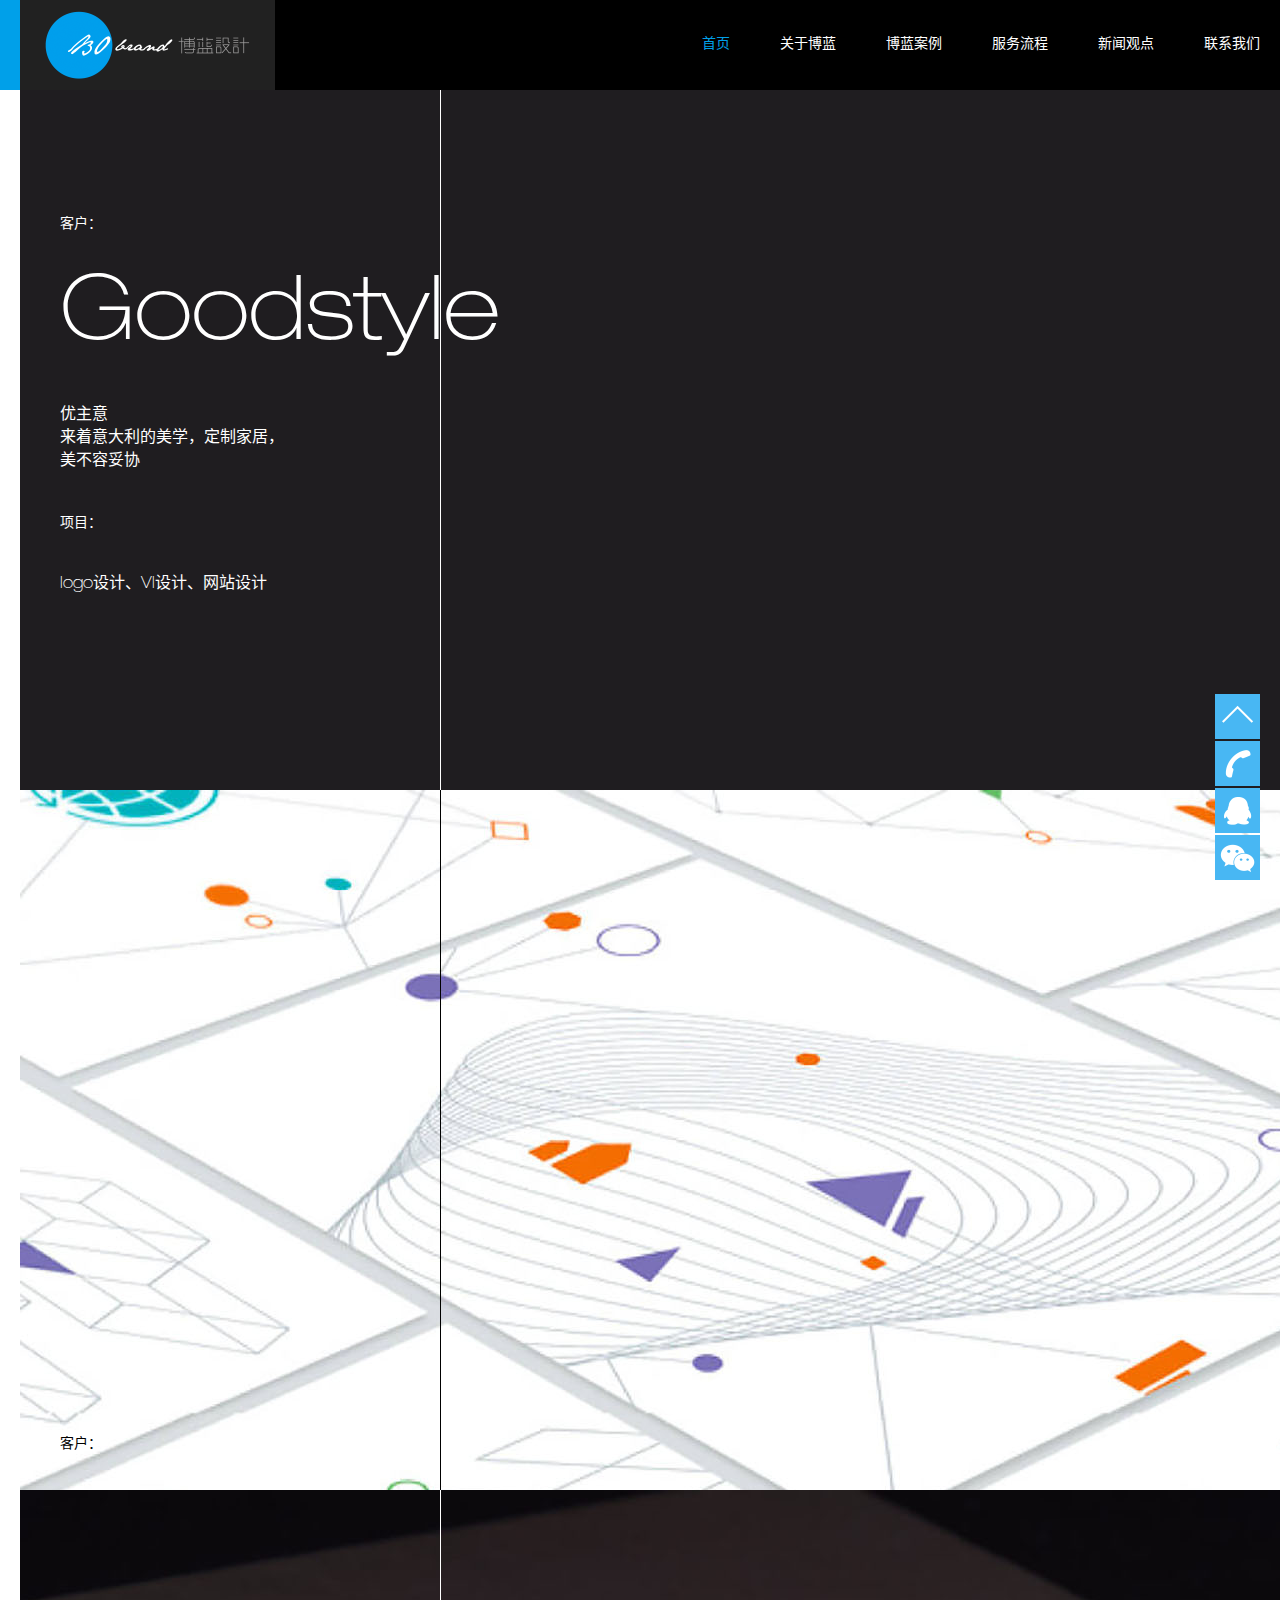
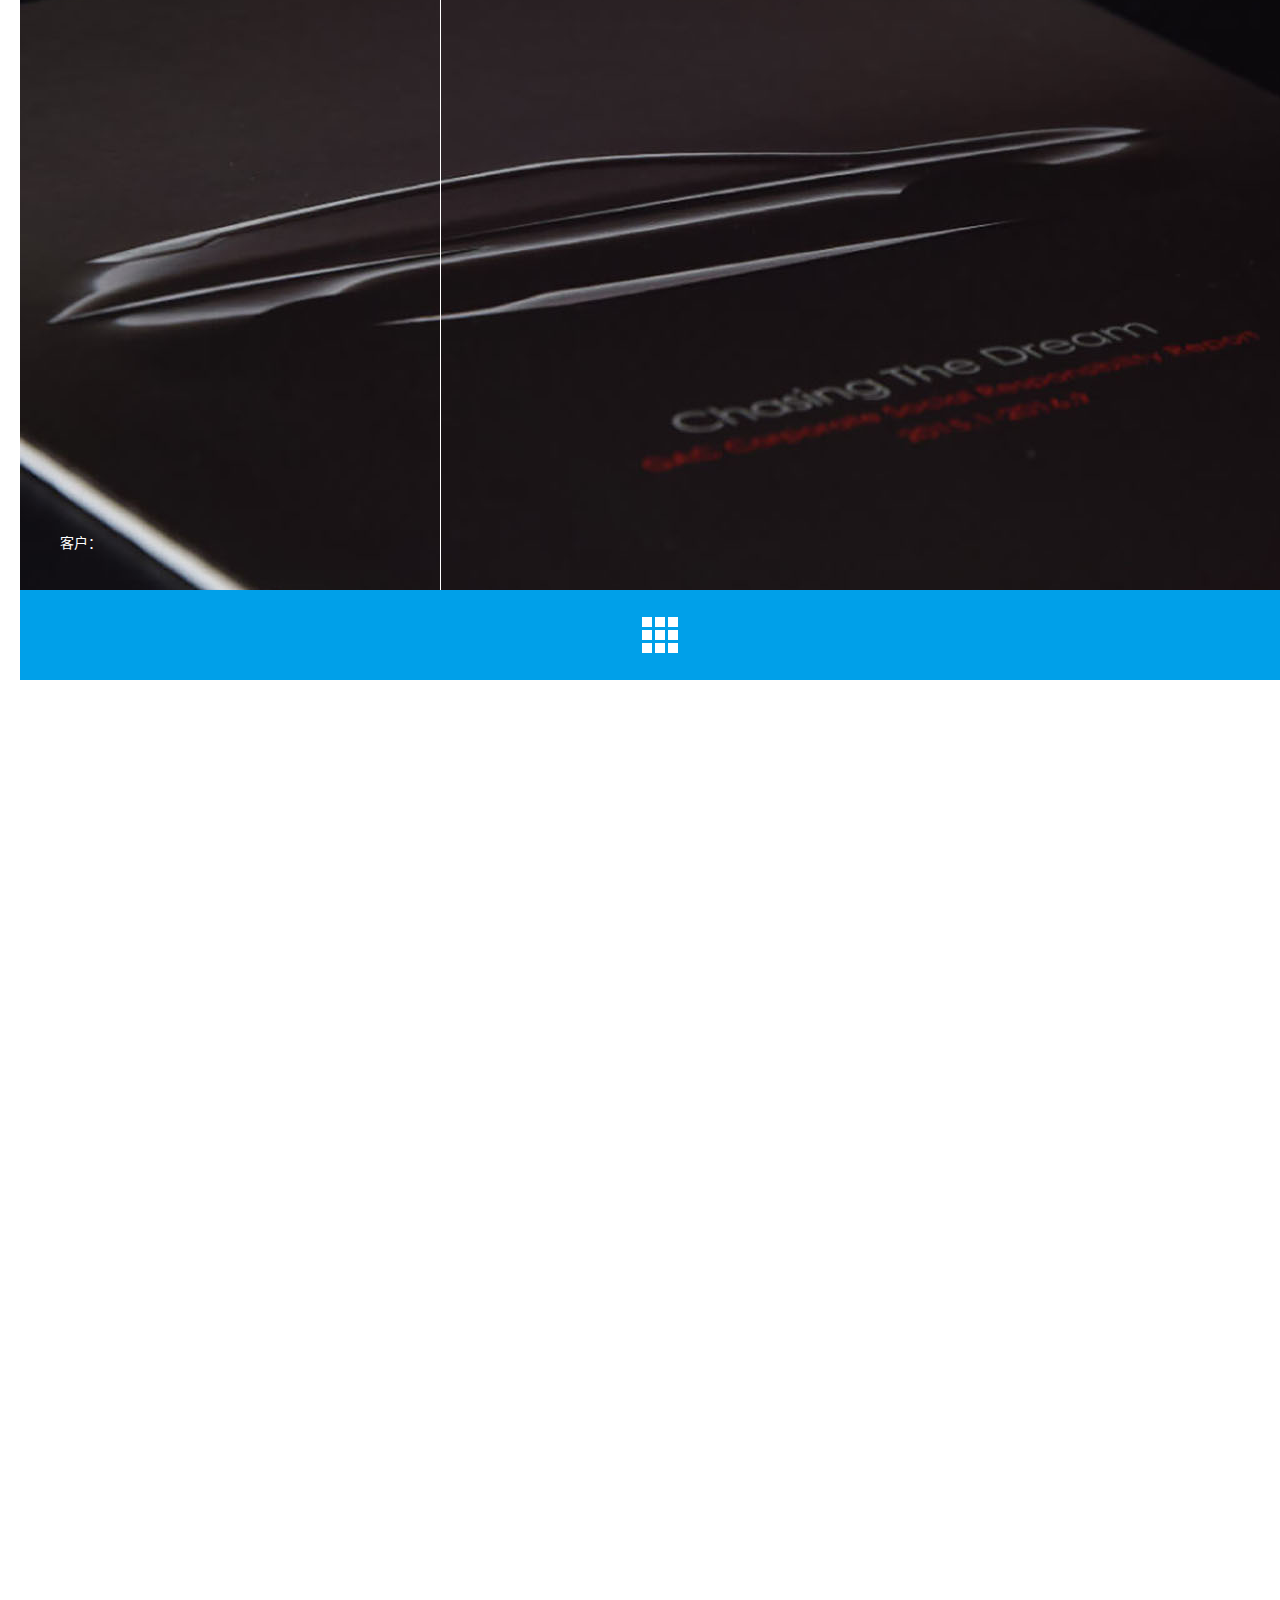
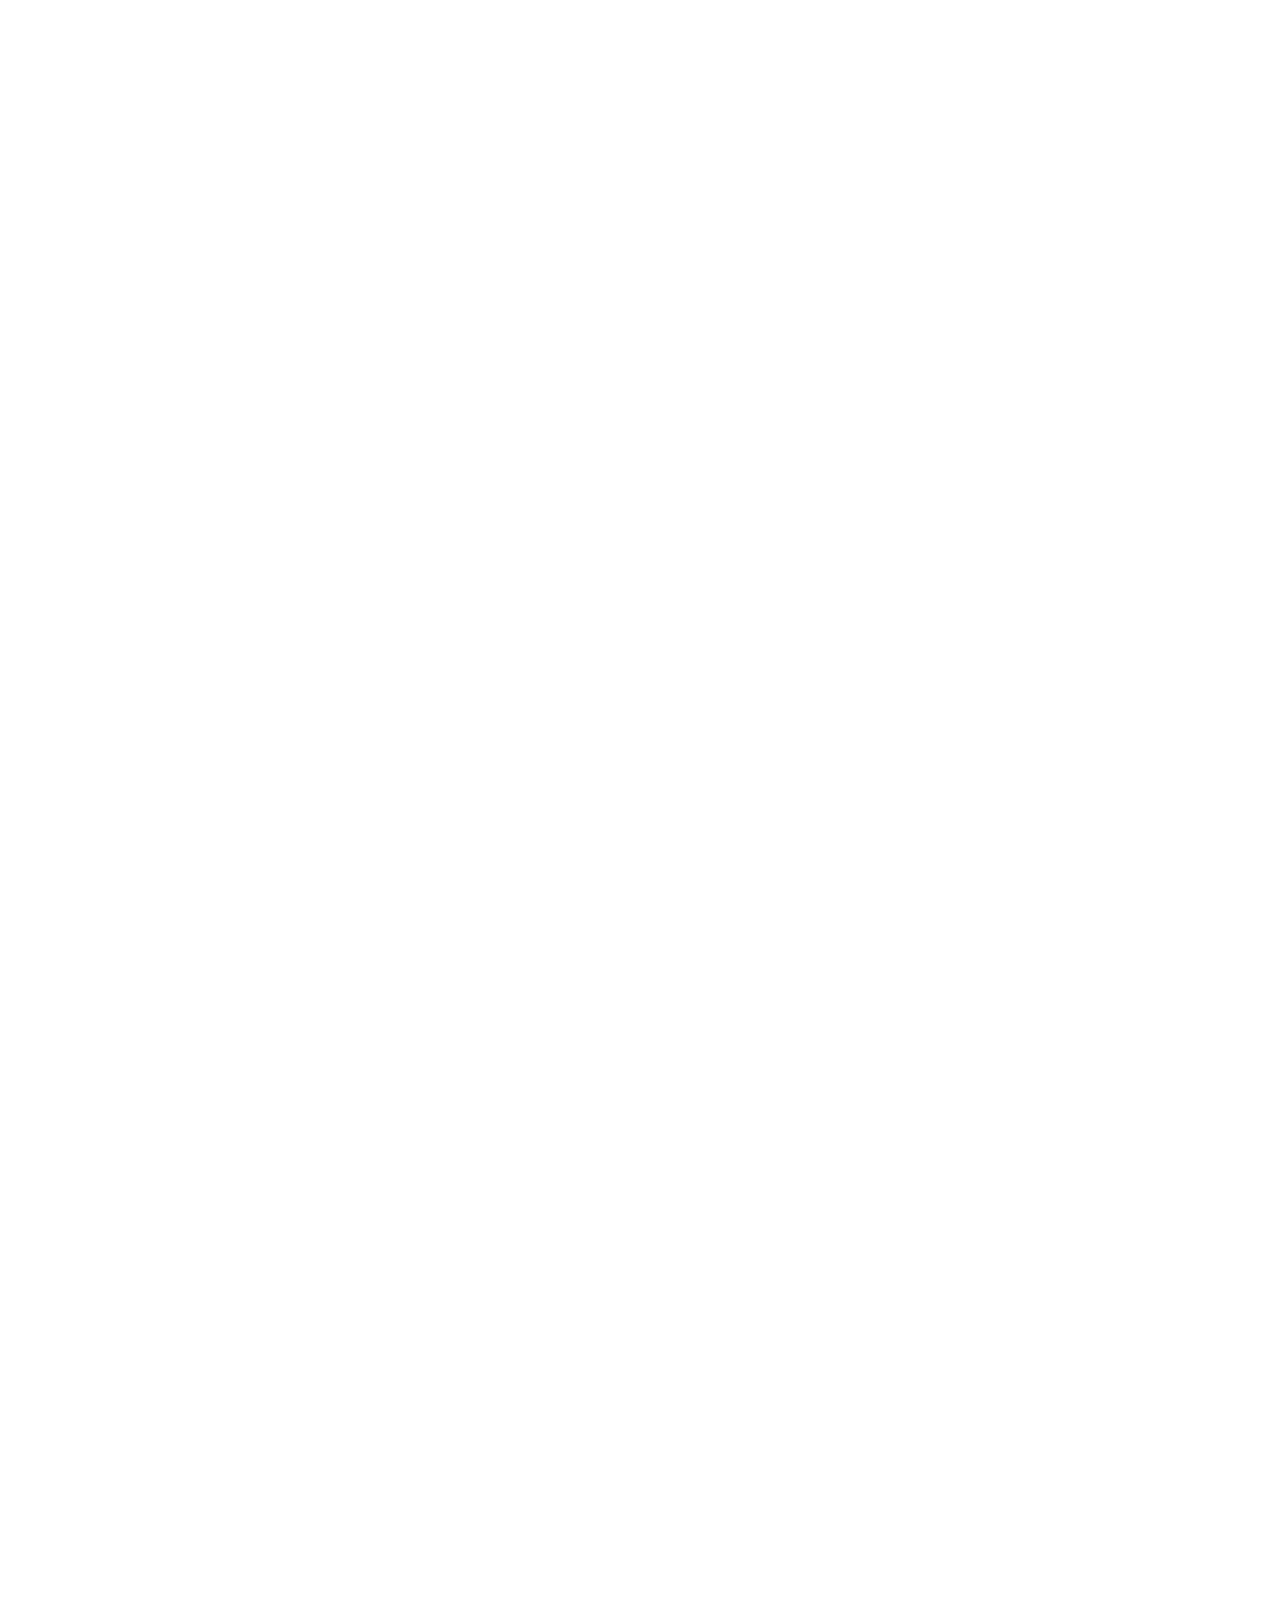
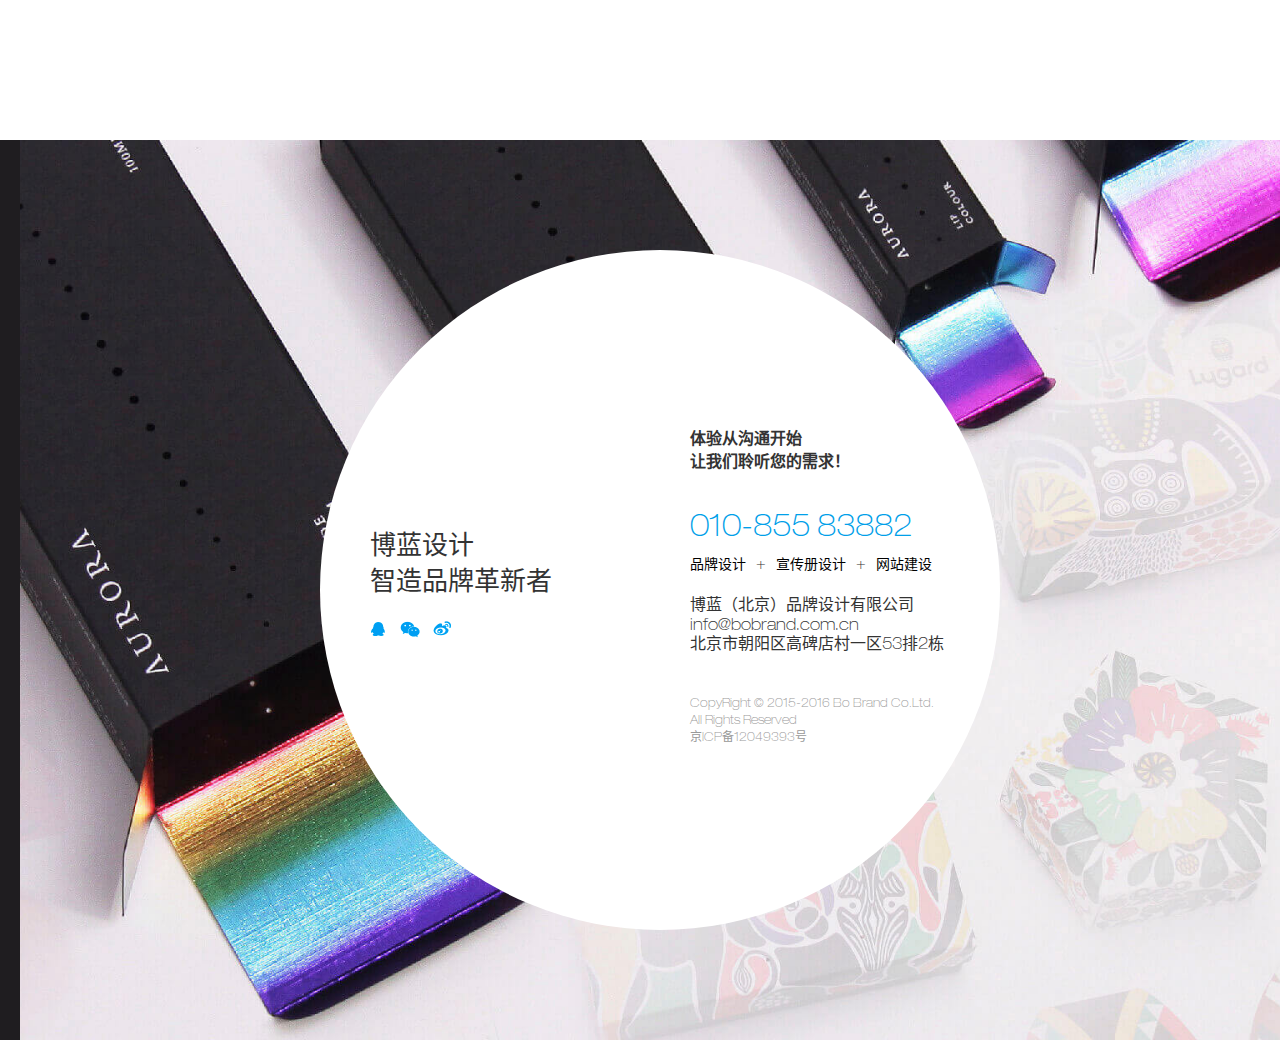
<file: index.html>
<!DOCTYPE html>
<html lang="zh-CN">

<head>
    <meta charset="utf-8">
    <meta http-equiv="X-UA-Compatible" content="IE=edge">
    <meta content="width=device-width, initial-scale=1.0, maximum-scale=1.0,  user-scalable=0;" name="viewport" />
    <meta content="yes" name="apple-mobile-web-app-capable" />
    <meta content="black" name="apple-mobile-web-app-status-bar-style" />
    <meta content="telephone=no" name="format-detection" />
    <!-- 上述3个meta标签*必须*放在最前面，任何其他内容都*必须*跟随其后！ -->
    <title>博蓝</title>
    <!-- Bootstrap -->
    <link href="css/bootstrap.min.css" rel="stylesheet">
    <!-- HTML5 shim and Respond.js for IE8 support of HTML5 elements and media queries -->
    <!-- WARNING: Respond.js doesn't work if you view the page via file:// -->
    <!--[if lt IE 9]>
<script type="text/javascript" src="js/html5shiv.min.js"></script>
<script type="text/javascript" src="js/respond.min.js"></script>
<![endif]-->
    <link rel="stylesheet" type="text/css" href="css/swiper.min.css" media="all">
    <link rel="stylesheet" type="text/css" href="css/animate.css" media="all">
    <link rel="stylesheet" type="text/css" href="css/common.css" media="all">
    <link rel="stylesheet" type="text/css" href="css/index.css" media="all">
</head>

<body>
    <div class="container bl-container index-container">
        <div class="nav-block"></div>
        <nav class="navbar navbar-default bl-left-tag navDown">
            <!-- Brand and toggle get grouped for better mobile display -->
            <div class="navbar-header">
                <button type="button" class="navbar-toggle collapsed" data-toggle="collapse" data-target="#bs-example-navbar-collapse-1" aria-expanded="false"> <span class="sr-only">Toggle navigation</span> <span class="icon-bar"></span> <span class="icon-bar"></span> <span class="icon-bar"></span> </button>
                <a class="navbar-brand" href="#">博蓝设计</a> </div>
            <!-- Collect the nav links, forms, and other content for toggling -->
            <div class="collapse navbar-collapse " id="bs-example-navbar-collapse-1">
                <ul class="nav navbar-nav pull-right">
                    <li class="active"><a href="index.html">首页</a></li>
                    <li><a href="about.html">关于博蓝</a></li>
                    <li><a href="list.html">博蓝案例</a></li>
                    <li><a href="server.html">服务流程</a></li>
                    <li><a href="news-list.html">新闻观点</a></li>
                    <li><a href="#">联系我们</a></li>
                    <li class="phone-li">
                        <p class="p1">咨询热线</p>
                        <p class="tel">010-855 83882</p>
                        <p class="share">
                            <a href="" class="qq"></a>
                            <a href="" class="wx"></a>
                            <a href="" class="sina"></a>
                        </p>
                    </li>
                </ul>
            </div>
            <!-- /.navbar-collapse -->
            <!-- /.container-fluid -->
        </nav>
        <div class="banner-layer bl-1">
            <div class="img-bg"></div>
            <div class="b-text">
                <div class="text">
                    <p>客户：</p>
                    <p class="big">Goodstyle</p>
                    <p class="phone-big">Goodstyle 优主意</p>
                    <p class="text-f16">优主意
                        <br> 来着意大利的美学，定制家居，
                        <br> 美不容妥协 </p>
                    <p>项目：</p>
                    <p class="text-f16">logo设计、VI设计、网站设计</p>
                </div>
                <span class="line">
                    <i class="t"></i>
                    <i class="b"></i>
                </span>
                <a href="" class="more"><span>了解更多</span></a>
            </div>
        </div>
        <div class="bl-block-1"></div>
        <div class="banner-layer bl-2">
            <div class="img-bg"></div>
            <div class="b-text">
                <div class="text">
                    <p>客户：</p>
                    <p class="big">Goodstyle</p>
                    <p class="phone-big">Goodstyle 优主意</p>
                    <p class="text-f16">优主意
                        <br> 来着意大利的美学，定制家居，
                        <br> 美不容妥协 </p>
                    <p>项目：</p>
                    <p class="text-f16">logo设计、VI设计、网站设计</p>
                </div>
                <span class="line">
                    <i class="t"></i>
                    <i class="b"></i>
                </span>
                <a href="" class="more "><span>了解更多</span></a> </div>
        </div>
        <div class="bl-block-1"></div>
        <div class="banner-layer bl-3 ">
            <div class="img-bg"></div>
            <div class="b-text">
                <div class="text">
                    <p>客户：</p>
                    <p class="big">Goodstyle</p>
                    <p class="phone-big">Goodstyle 优主意</p>
                    <p class="text-f16">优主意
                        <br> 来着意大利的美学，定制家居，
                        <br> 美不容妥协 </p>
                    <p>项目：</p>
                    <p class="text-f16">logo设计、VI设计、网站设计</p>
                </div>
                <span class="line">
                    <i class="t"></i>
                    <i class="b"></i>
                </span>
                <a href="" class="more "><span>了解更多</span></a> </div>
        </div>
        <div class="bl-block-1"></div>
        <a href="" class="banner-more"> <span class="icon"></span> <span class="text">全部案例</span> </a>
        <div class="business clearfix wow fadeInUp">
            <div class="img pull-left ">
                <div class="swiper-container">
                    <div class="swiper-wrapper">
                        <div class="swiper-slide"><img src="images/i-img01.jpg" width="100%" alt=""></div>
                        <div class="swiper-slide"><img src="images/i-bg01.jpg" width="100%" alt=""></div>
                        <div class="swiper-slide"><img src="images/i-bg02.jpg" width="100%" alt=""></div>
                    </div>
                    <div class="swiper-pagination"></div>
                </div>
                <div class="t"><span class="en">Better through</span><span class="ch">趣味。</span></div>
            </div>
            <ul class="list-unstyled pull-right">
                <li>
                    <a href="">
                        <div class="name"><span class="en">logo</span><span class="ch">标识设计</span></div>
                        <div class="more more-ani">了解更多</div>
                    </a>
                </li>
                <li>
                    <a href="">
                        <div class="name"><span class="en">VIS</span><span class="ch">品牌形象</span></div>
                        <div class="more more-ani">了解更多</div>
                    </a>
                </li>
                <li>
                    <a href="">
                        <div class="name"><span class="en">PA</span><span class="ch">宣传图册</span></div>
                        <div class="more more-ani">了解更多</div>
                    </a>
                </li>
                <li>
                    <a href="">
                        <div class="name"><span class="en">Web</span><span class="ch">互动传播</span></div>
                        <div class="more more-ani">了解更多</div>
                    </a>
                </li>
            </ul>
        </div>
        <div class="about clearfix"> <span class="icon wow fadeInLeft"></span>
            <div class="text wow fadeInRight">
                <h5><a href="">关于博蓝</a></h5>
                <p>我们善于对品牌本身进行结构梳理与整合系统逻辑。从定位出发，洞察市场所需，将其转化为有利于品牌业务持续增长的机会点，帮助品牌将价值观和利益连接到目标用户，创造有价值的品牌体验。</p>
            </div>
        </div>
        <div class="about-2 clearfix wow fadeInUp">
            <div class="item item-1"> <span class="num" id="clsj">8</span> <span class="line"></span> <span class="text">年时间</span> </div>
            <div class="item item-2"> <span class="num" id="jx">11</span> <span class="line"></span> <span class="text">奖项</span> </div>
            <div class="item item-3"> <span class="num" id="alsl">343</span> <span class="line"></span> <span class="text">家企业</span> </div>
            <div class="item item-4"> <span class="num" id="sjxm">1250</span> <span class="line"></span> <span class="text">设计项目</span> </div>
        </div>
        <div class="partner wow fadeInUp">
            <div class="swiper-container">
                <div class="swiper-wrapper">
                    <div class="swiper-slide">
                        <a href=""><img src="images/p-1.png" width="100%" alt=""></a>
                        <a href=""><img src="images/p-2.png" width="100%" alt=""></a>
                        <a href=""><img src="images/p-3.png" width="100%" alt=""></a>
                    </div>
                    <div class="swiper-slide">
                        <a href=""><img src="images/p-1.png" width="100%" alt=""></a>
                        <a href=""><img src="images/p-2.png" width="100%" alt=""></a>
                        <a href=""><img src="images/p-3.png" width="100%" alt=""></a>
                    </div>
                    <div class="swiper-slide">
                        <a href=""><img src="images/p-1.png" width="100%" alt=""></a>
                        <a href=""><img src="images/p-2.png" width="100%" alt=""></a>
                        <a href=""><img src="images/p-3.png" width="100%" alt=""></a>
                    </div>
                    <div class="swiper-slide">
                        <a href=""><img src="images/p-1.png" width="100%" alt=""></a>
                        <a href=""><img src="images/p-2.png" width="100%" alt=""></a>
                        <a href=""><img src="images/p-3.png" width="100%" alt=""></a>
                    </div>
                    <div class="swiper-slide">
                        <a href=""><img src="images/p-1.png" width="100%" alt=""></a>
                        <a href=""><img src="images/p-2.png" width="100%" alt=""></a>
                        <a href=""><img src="images/p-3.png" width="100%" alt=""></a>
                    </div>
                    <div class="swiper-slide">
                        <a href=""><img src="images/p-1.png" width="100%" alt=""></a>
                        <a href=""><img src="images/p-2.png" width="100%" alt=""></a>
                        <a href=""><img src="images/p-3.png" width="100%" alt=""></a>
                    </div>
                </div>
                <div class="swiper-button-next">Next</div>
                <div class="swiper-button-prev">Prev</div>
            </div>
        </div>
        <div class="clearfix news-layer">
            <div class="news pull-left wow fadeInUp">
                <a href="">
                    <div class="img"><img src="images/i-img02.jpg" width="100%" alt=""></div>
                    <h4>新闻</h4>
                    <h5>［签约］中国有色集团-可持续发展报告设计</h5>
                    <p class="time">Feb. | 02</p>
                </a>
            </div>
            <div class="news pull-right wow fadeInUp" data-wow-delay="0.4s">
                <a href="">
                    <div class="img"><img src="images/i-img03.jpg" width="100%" alt=""></div>
                    <h4>新闻</h4>
                    <h5>［签约］中国有色集团-可持续发展报告设计</h5>
                    <p class="time">Feb. | 02</p>
                </a>
            </div>
        </div>
    </div>
    <div class="footer ">
        <div class="footer-wrap">
            <div class="footer-content" data-wow-duration="1s" data-wow-delay="0.8s">
                <div class="left pull-left">
                    <h3>博蓝设计<br>
                    智造品牌革新者</h3>
                    <div class="share">
                        <a href="" class="qq"></a>
                        <a href="" class="wx"></a>
                        <a href="" class="sina"></a>
                    </div>
                </div>
                <div class="right pull-right">
                    <p class="p1"><b>体验从沟通开始<br>
                    让我们聆听您的需求！</b></p>
                    <p class="tel">010-855 83882 </p>
                    <p class="links"><a href="">品牌设计</a>+<a href=""> 宣传册设计</a>+<a href="">网站建设</a></p>
                    <p class="name">博蓝（北京）品牌设计有限公司</p>
                    <p class="email">info@bobrand.com.cn</p>
                    <p class="addr">北京市朝阳区高碑店村一区53排2栋</p>
                    <p class="copy">CopyRight © 2015-2016 Bo Brand Co.Ltd.
                        <br> All Rights Reserved
                        <br> 京ICP备12049393号
                    </p>
                </div>
            </div>
        </div>
        <div class="footer-friends"> <span>北京VI设计公司</span> <span>北京标志设计</span> <span>北京LOGO设计</span> <span>VI设计公司</span> <span>北京画册设计</span> <span>北京商标设计</span> <span>品牌策划</span> <span>包装设计</span> <span>展示设计</span> <span>专卖店设计</span> <span>广告设计</span> <span>平面设计</span> <span>企业形象设计</span> <span>网站设计</span> <span>北京网站设计公司</span> <span>网站建设</span> <span>导视设计</span> </div>
    </div>
    <div class="common-aside">
        <a class="endTop"></a>
        <a class="tel">
            <div class="hide-box">
                <div class="wrap">
                    <p>电话咨询</p>
                    <p>010-85583882</p>
                    <p>
                        <input type="text" name="" placeholder="请输入您的电话" id="">
                        <button>免费通话</button>
                    </p>
                </div>
            </div>
        </a>
        <a class="qq">
            <div class="hide-box">
            <div class="wrap">
                QQ在线咨询
                </div>
            </div>
        </a>
        <a class="wx">
            <div class="hide-box">
                <div class="wrap">
                    <img src="images/ewm.png" width="100%" alt="">
                </div>
            </div>
        </a>
    </div>
    <script type="text/javascript" src="js/jquery-1.11.2.min.js"></script>
    <script type="text/javascript" src="js/bootstrap.min.js"></script>
    <script type="text/javascript" src="js/jquery.mousewheel.min.js"></script>
    <!-- <script type="text/javascript" src="js/swiper.min.js"></script> -->
    <script type="text/javascript" src="js/idangerous.swiper.js"></script>
    <script type="text/javascript" src="js/wow.js"></script>
    <script type="text/javascript" src="js/countUp.js"></script>
    <script type="text/javascript" src="js/common.js"></script>
    <script type="text/javascript" src="js/index.js"></script>
</body>

</html>
</file>
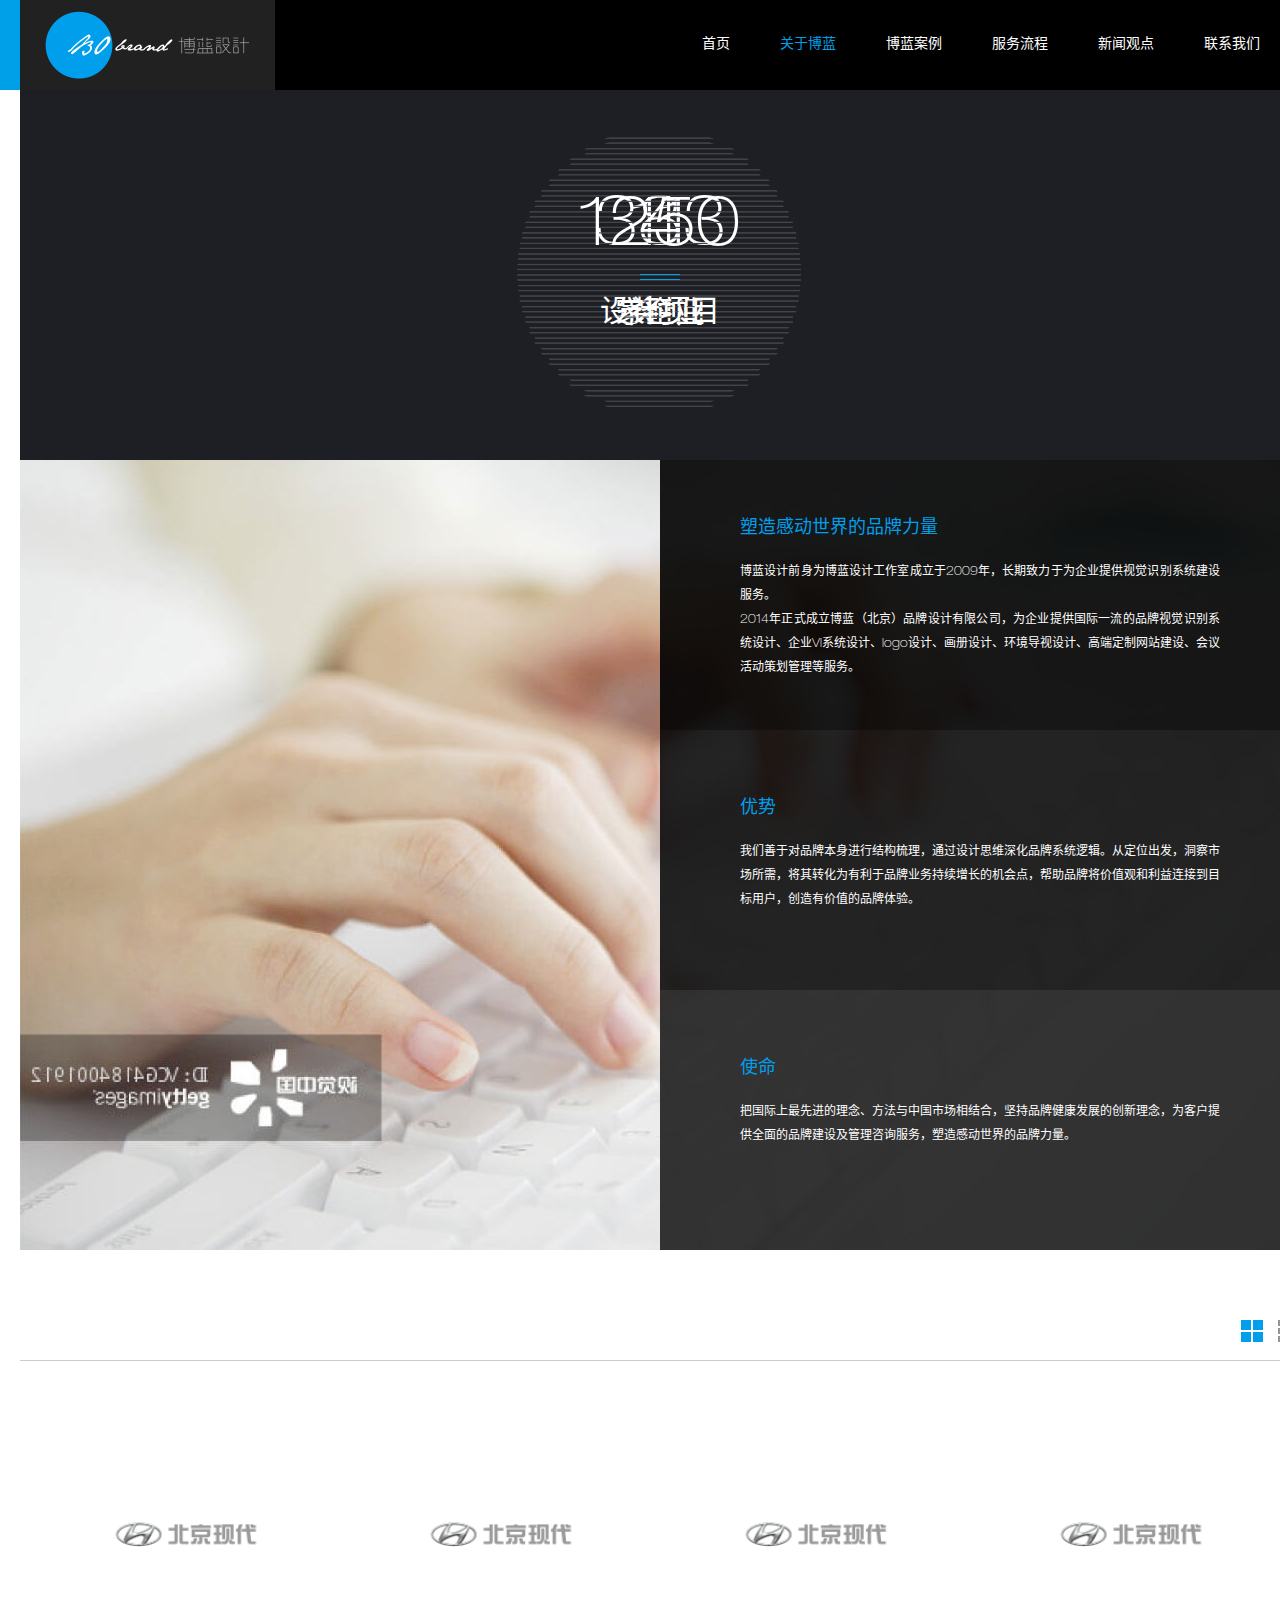
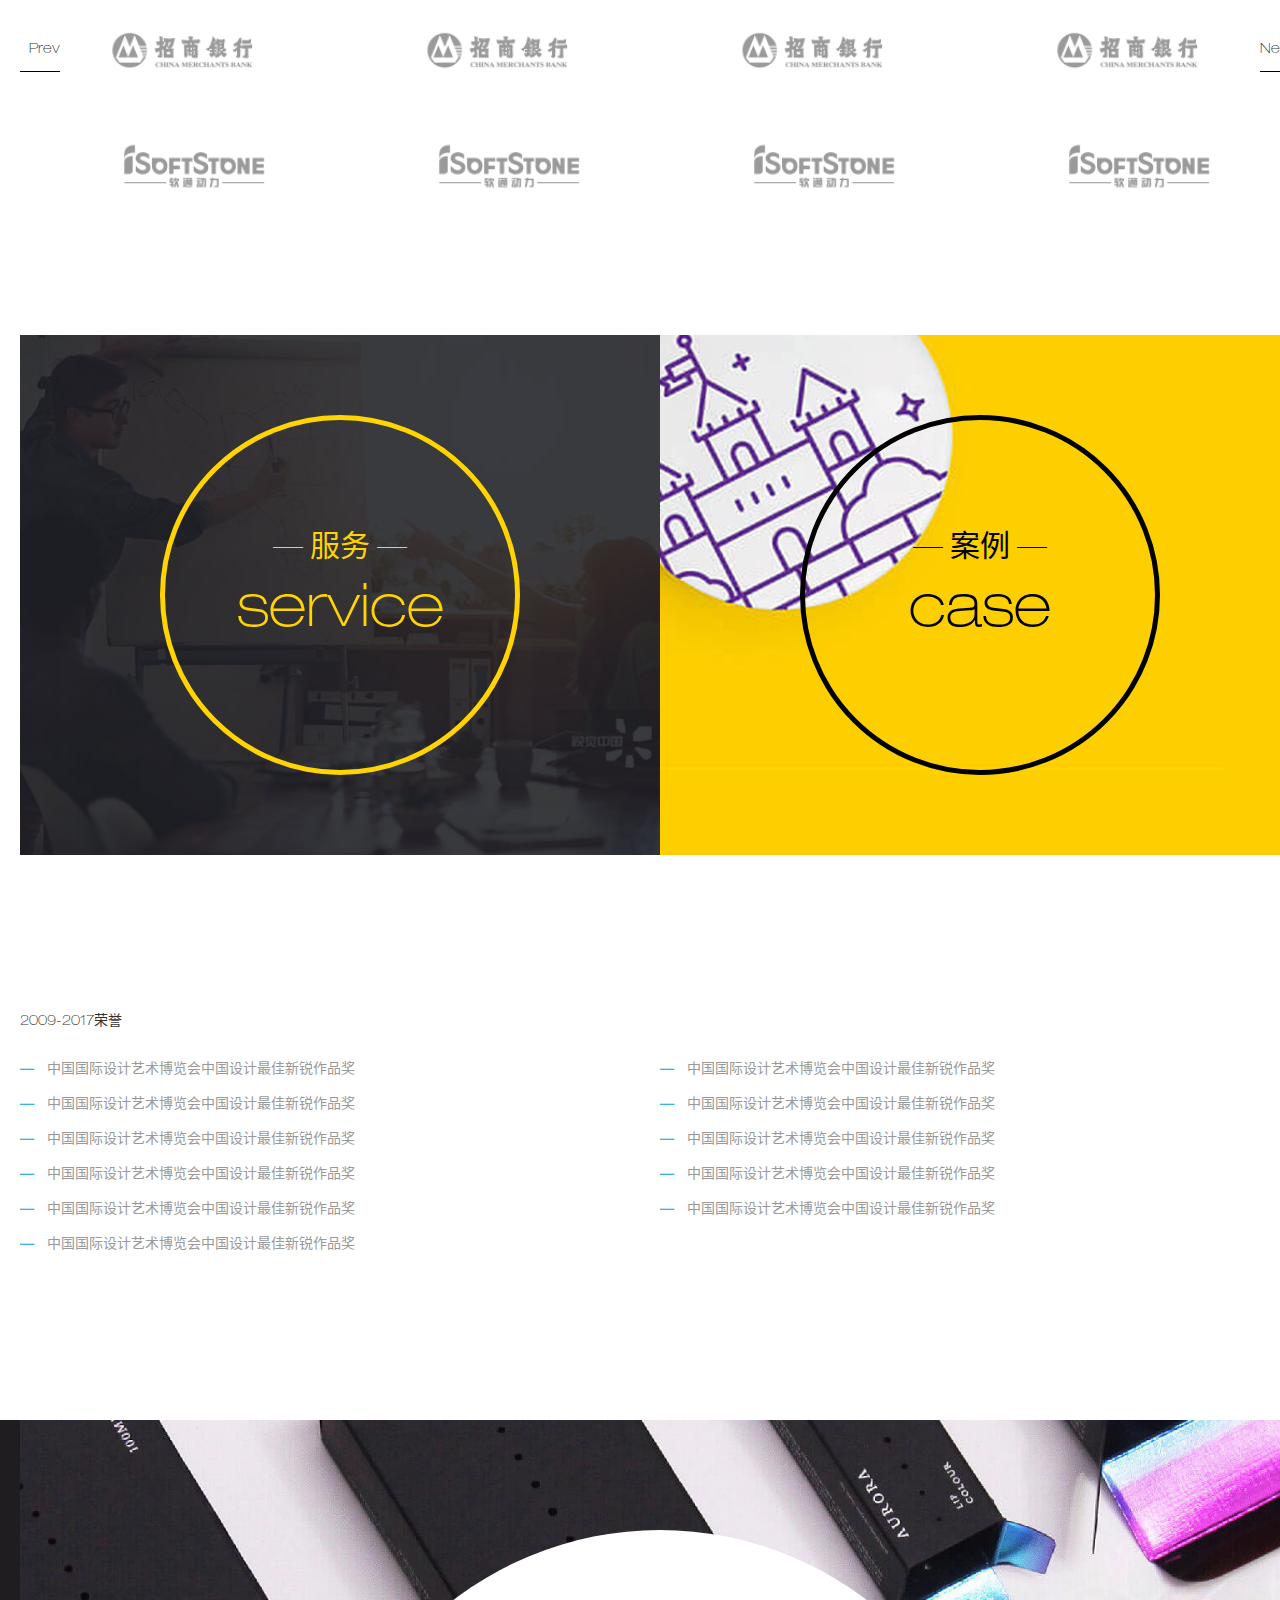
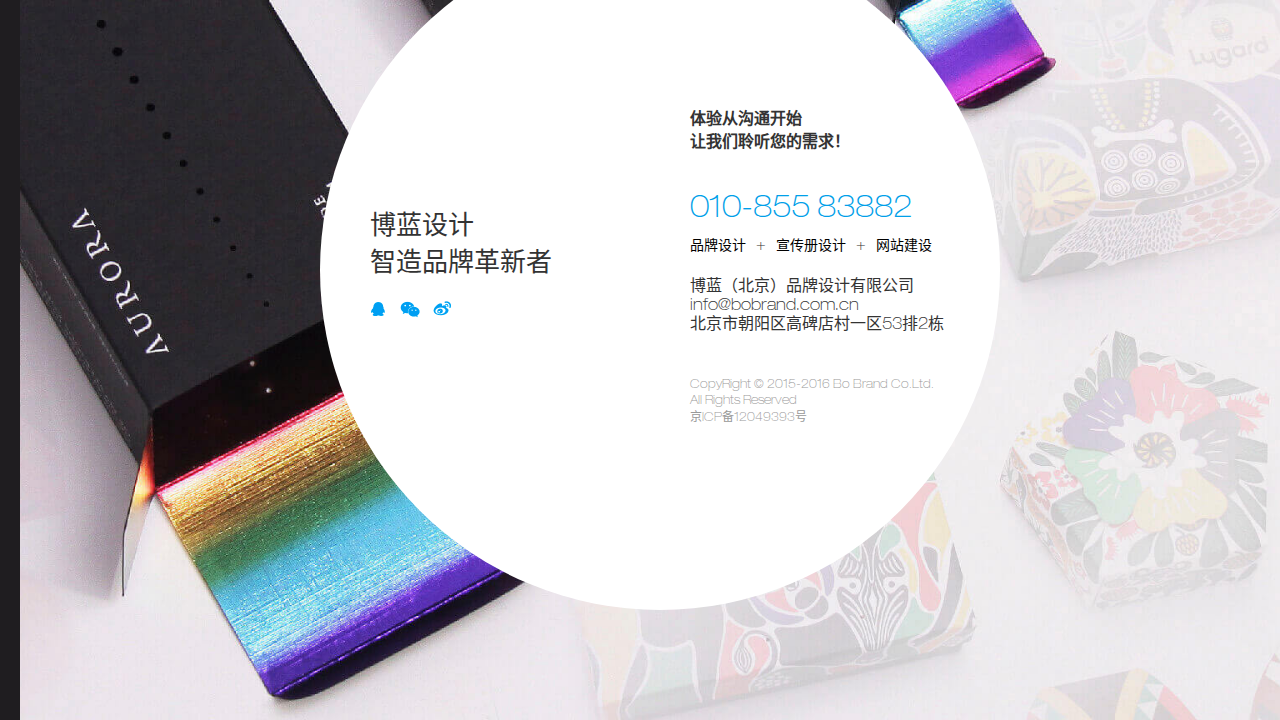
<file: about.html>
<!DOCTYPE html>
<html lang="zh-CN">

<head>
    <meta charset="utf-8">
    <meta http-equiv="X-UA-Compatible" content="IE=edge">
    <meta content="width=device-width, initial-scale=1.0, maximum-scale=1.0,  user-scalable=0;" name="viewport" />
    <meta content="yes" name="apple-mobile-web-app-capable" />
    <meta content="black" name="apple-mobile-web-app-status-bar-style" />
    <meta content="telephone=no" name="format-detection" />
    <!-- 上述3个meta标签*必须*放在最前面，任何其他内容都*必须*跟随其后！ -->
    <title>关于博蓝</title>
    <!-- Bootstrap -->
    <link href="css/bootstrap.min.css" rel="stylesheet">
    <!-- HTML5 shim and Respond.js for IE8 support of HTML5 elements and media queries -->
    <!-- WARNING: Respond.js doesn't work if you view the page via file:// -->
    <!--[if lt IE 9]>
<script type="text/javascript" src="js/html5shiv.min.js"></script>
<script type="text/javascript" src="js/respond.min.js"></script>
<![endif]-->
    <link rel="stylesheet" type="text/css" href="css/swiper.min.css" media="all">
    <link rel="stylesheet" type="text/css" href="css/animate.css" media="all">
    <link rel="stylesheet" type="text/css" href="css/common.css" media="all">
    <link rel="stylesheet" type="text/css" href="css/page.css" media="all">
</head>

<body>
    <div class="container bl-container index-container">
        <div class="nav-block"></div>
        <nav class="navbar navbar-default bl-left-tag navDown">
            <!-- Brand and toggle get grouped for better mobile display -->
            <div class="navbar-header">
                <button type="button" class="navbar-toggle collapsed" data-toggle="collapse" data-target="#bs-example-navbar-collapse-1" aria-expanded="false"> <span class="sr-only">Toggle navigation</span> <span class="icon-bar"></span> <span class="icon-bar"></span> <span class="icon-bar"></span> </button>
                <a class="navbar-brand" href="#">博蓝设计</a> </div>
            <!-- Collect the nav links, forms, and other content for toggling -->
            <div class="collapse navbar-collapse " id="bs-example-navbar-collapse-1">
                <ul class="nav navbar-nav pull-right">
                    <li><a href="index.html">首页</a></li>
                    <li class="active"><a href="about.html">关于博蓝</a></li>
                    <li><a href="list.html">博蓝案例</a></li>
                    <li><a href="server.html">服务流程</a></li>
                    <li><a href="news-list.html">新闻观点</a></li>
                    <li><a href="#">联系我们</a></li>
                    <li class="phone-li">
                        <p class="p1">咨询热线</p>
                        <p class="tel">010-855 83882</p>
                        <p class="share">
                            <a href="" class="qq"></a>
                            <a href="" class="wx"></a>
                            <a href="" class="sina"></a>
                        </p>
                    </li>
                </ul>
            </div>
            <!-- /.navbar-collapse -->
            <!-- /.container-fluid -->
        </nav>
        <div class="about-2 clearfix">
            <div class="item item-1"> <span class="num" id="clsj">8</span> <span class="line"></span> <span class="text">年时间</span> </div>
            <div class="item item-2"> <span class="num" id="jx">11</span> <span class="line"></span> <span class="text">奖项</span> </div>
            <div class="item item-3"> <span class="num" id="alsl">343</span> <span class="line"></span> <span class="text">家企业</span> </div>
            <div class="item item-4"> <span class="num" id="sjxm">1250</span> <span class="line"></span> <span class="text">设计项目</span> </div>
        </div>
        <div class="about-banner">
            <img src="images/ab-img01.jpg" width="100%" alt="">
            <div class="text">
                <div class="d-1">
                    <h4>塑造感动世界的品牌力量</h4>
                    <p>博蓝设计前身为博蓝设计工作室成立于2009年，长期致力于为企业提供视觉识别系统建设服务。
                        <br> 2014年正式成立博蓝（北京）品牌设计有限公司，为企业提供国际一流的品牌视觉识别系统设计、企业VI系统设计、logo设计、画册设计、环境导视设计、高端定制网站建设、会议活动策划管理等服务。
                    </p>
                </div>
                <div class="d-2">
                    <h4>优势</h4>
                    <p>我们善于对品牌本身进行结构梳理，通过设计思维深化品牌系统逻辑。从定位出发，洞察市场所需，将其转化为有利于品牌业务持续增长的机会点，帮助品牌将价值观和利益连接到目标用户，创造有价值的品牌体验。</p>
                </div>
                <div class="d-3">
                    <h4>使命</h4>
                    <p>把国际上最先进的理念、方法与中国市场相结合，坚持品牌健康发展的创新理念，为客户提供全面的品牌建设及管理咨询服务，塑造感动世界的品牌力量。</p>
                </div>
            </div>
        </div>
        <div class="partner">
            <h3 class="title clearfix">
                <ul class=" pull-right list-unstyled list-inline">
                    <li class="lg active" data-type='lg-list'></li>
                    <li class="li" data-type="li-list"></li>
                </ul>
            </h3>
            <div class="hide-layer list clearfix li-list">
                <dl>
                    <dt>金融 地产 制造 </dt>
                    <dd><a href="">代用行业名称公司名公司名</a></dd>
                    <dd><a href="">代用行业名称公司名</a></dd>
                    <dd><a href="">代用行业名称公司名公司名</a></dd>
                    <dd><a href="">代用行业名称公司名</a></dd>
                    <dd><a href="">代用行业名称公司名公司名</a></dd>
                    <dd><a href="">代用行业名称公司名</a></dd>
                </dl>
                <dl>
                    <dt>金融 地产 制造 </dt>
                    <dd><a href="">代用行业名称公司名公司名</a></dd>
                    <dd><a href="">代用行业名称公司名</a></dd>
                    <dd><a href="">代用行业名称公司名公司名</a></dd>
                    <dd><a href="">代用行业名称公司名</a></dd>
                    <dd><a href="">代用行业名称公司名公司名</a></dd>
                    <dd><a href="">代用行业名称公司名</a></dd>
                </dl>
                <dl>
                    <dt>金融 地产 制造 </dt>
                    <dd><a href="">代用行业名称公司名公司名</a></dd>
                    <dd><a href="">代用行业名称公司名</a></dd>
                    <dd><a href="">代用行业名称公司名公司名</a></dd>
                    <dd><a href="">代用行业名称公司名</a></dd>
                    <dd><a href="">代用行业名称公司名公司名</a></dd>
                    <dd><a href="">代用行业名称公司名</a></dd>
                </dl>
                <dl>
                    <dt>金融 地产 制造 </dt>
                    <dd><a href="">代用行业名称公司名公司名</a></dd>
                    <dd><a href="">代用行业名称公司名</a></dd>
                    <dd><a href="">代用行业名称公司名公司名</a></dd>
                    <dd><a href="">代用行业名称公司名</a></dd>
                    <dd><a href="">代用行业名称公司名公司名</a></dd>
                    <dd><a href="">代用行业名称公司名</a></dd>
                </dl>
                <dl>
                    <dt>金融 地产 制造 </dt>
                    <dd><a href="">代用行业名称公司名公司名</a></dd>
                    <dd><a href="">代用行业名称公司名</a></dd>
                    <dd><a href="">代用行业名称公司名公司名</a></dd>
                    <dd><a href="">代用行业名称公司名</a></dd>
                    <dd><a href="">代用行业名称公司名公司名</a></dd>
                    <dd><a href="">代用行业名称公司名</a></dd>
                </dl>
            </div>
            <div class="hide-layer swiper-container lg-list">
                <div class="swiper-wrapper">
                    <div class="swiper-slide">
                        <a href=""><img src="images/p-1.png" width="100%" alt=""></a>
                        <a href=""><img src="images/p-2.png" width="100%" alt=""></a>
                        <a href=""><img src="images/p-3.png" width="100%" alt=""></a>
                    </div>
                    <div class="swiper-slide">
                        <a href=""><img src="images/p-1.png" width="100%" alt=""></a>
                        <a href=""><img src="images/p-2.png" width="100%" alt=""></a>
                        <a href=""><img src="images/p-3.png" width="100%" alt=""></a>
                    </div>
                    <div class="swiper-slide">
                        <a href=""><img src="images/p-1.png" width="100%" alt=""></a>
                        <a href=""><img src="images/p-2.png" width="100%" alt=""></a>
                        <a href=""><img src="images/p-3.png" width="100%" alt=""></a>
                    </div>
                    <div class="swiper-slide">
                        <a href=""><img src="images/p-1.png" width="100%" alt=""></a>
                        <a href=""><img src="images/p-2.png" width="100%" alt=""></a>
                        <a href=""><img src="images/p-3.png" width="100%" alt=""></a>
                    </div>
                    <div class="swiper-slide">
                        <a href=""><img src="images/p-1.png" width="100%" alt=""></a>
                        <a href=""><img src="images/p-2.png" width="100%" alt=""></a>
                        <a href=""><img src="images/p-3.png" width="100%" alt=""></a>
                    </div>
                    <div class="swiper-slide">
                        <a href=""><img src="images/p-1.png" width="100%" alt=""></a>
                        <a href=""><img src="images/p-2.png" width="100%" alt=""></a>
                        <a href=""><img src="images/p-3.png" width="100%" alt=""></a>
                    </div>
                </div>
                <div class="swiper-button-next">Next</div>
                <div class="swiper-button-prev">Prev</div>
            </div>
        </div>
        <div class="other-enter clearfix">
            <div class="item server">
                <a href="">
                    <span class="circle">
                        <b class="ch">— 服务 —</b>
                        <b class="en">service</b>
                    </span>
                </a>
            </div>
            <div class="item case">
                <a href="">
                    <span class="circle">
                        <b class="ch">— 案例 —</b>
                        <b class="en">case</b>
                    </span>
                </a>
            </div>
        </div>
        <div class="company-honor">
            <h3>2009-2017荣誉</h3>
            <ul class="clearfix list-unstyled">
                <li> <a href=""><b>—</b> 中国国际设计艺术博览会中国设计最佳新锐作品奖</a> </li>
                <li> <a href=""><b>—</b> 中国国际设计艺术博览会中国设计最佳新锐作品奖</a> </li>
                <li> <a href=""><b>—</b> 中国国际设计艺术博览会中国设计最佳新锐作品奖</a> </li>
                <li> <a href=""><b>—</b> 中国国际设计艺术博览会中国设计最佳新锐作品奖</a> </li>
                <li> <a href=""><b>—</b> 中国国际设计艺术博览会中国设计最佳新锐作品奖</a> </li>
                <li> <a href=""><b>—</b> 中国国际设计艺术博览会中国设计最佳新锐作品奖</a> </li>
                <li> <a href=""><b>—</b> 中国国际设计艺术博览会中国设计最佳新锐作品奖</a> </li>
                <li> <a href=""><b>—</b> 中国国际设计艺术博览会中国设计最佳新锐作品奖</a> </li>
                <li> <a href=""><b>—</b> 中国国际设计艺术博览会中国设计最佳新锐作品奖</a> </li>
                <li> <a href=""><b>—</b> 中国国际设计艺术博览会中国设计最佳新锐作品奖</a> </li>
                <li> <a href=""><b>—</b> 中国国际设计艺术博览会中国设计最佳新锐作品奖</a> </li>
            </ul>
        </div>
    </div>
    <div class="footer">
        <div class="footer-wrap">
            <div class="footer-content">
                <div class="left pull-left">
                    <h3>博蓝设计<br>
                    智造品牌革新者</h3>
                    <div class="share">
                        <a href="" class="qq"></a>
                        <a href="" class="wx"></a>
                        <a href="" class="sina"></a>
                    </div>
                </div>
                <div class="right pull-right">
                    <p class="p1"><b>体验从沟通开始<br>
                    让我们聆听您的需求！</b></p>
                    <p class="tel">010-855 83882 </p>
                    <p class="links"><a href="">品牌设计</a>+<a href=""> 宣传册设计</a>+<a href="">网站建设</a></p>
                    <p class="name">博蓝（北京）品牌设计有限公司</p>
                    <p class="email">info@bobrand.com.cn</p>
                    <p class="addr">北京市朝阳区高碑店村一区53排2栋</p>
                    <p class="copy">CopyRight © 2015-2016 Bo Brand Co.Ltd.
                        <br> All Rights Reserved
                        <br> 京ICP备12049393号
                    </p>
                </div>
            </div>
        </div>
        <div class="footer-friends"> <span>北京VI设计公司</span> <span>北京标志设计</span> <span>北京LOGO设计</span> <span>VI设计公司</span> <span>北京画册设计</span> <span>北京商标设计</span> <span>品牌策划</span> <span>包装设计</span> <span>展示设计</span> <span>专卖店设计</span> <span>广告设计</span> <span>平面设计</span> <span>企业形象设计</span> <span>网站设计</span> <span>北京网站设计公司</span> <span>网站建设</span> <span>导视设计</span> </div>
    </div>
    <script type="text/javascript" src="js/jquery-1.11.2.min.js"></script>
    <script type="text/javascript" src="js/bootstrap.min.js"></script>
    <script type="text/javascript" src="js/jquery.mousewheel.min.js"></script>
    <script type="text/javascript" src="js/swiper.min.js"></script>
    <script type="text/javascript" src="js/countUp.js"></script>
    <script type="text/javascript" src="js/common.js"></script>
    <script type="text/javascript" src="js/about.js"></script>
</body>

</html>
</file>
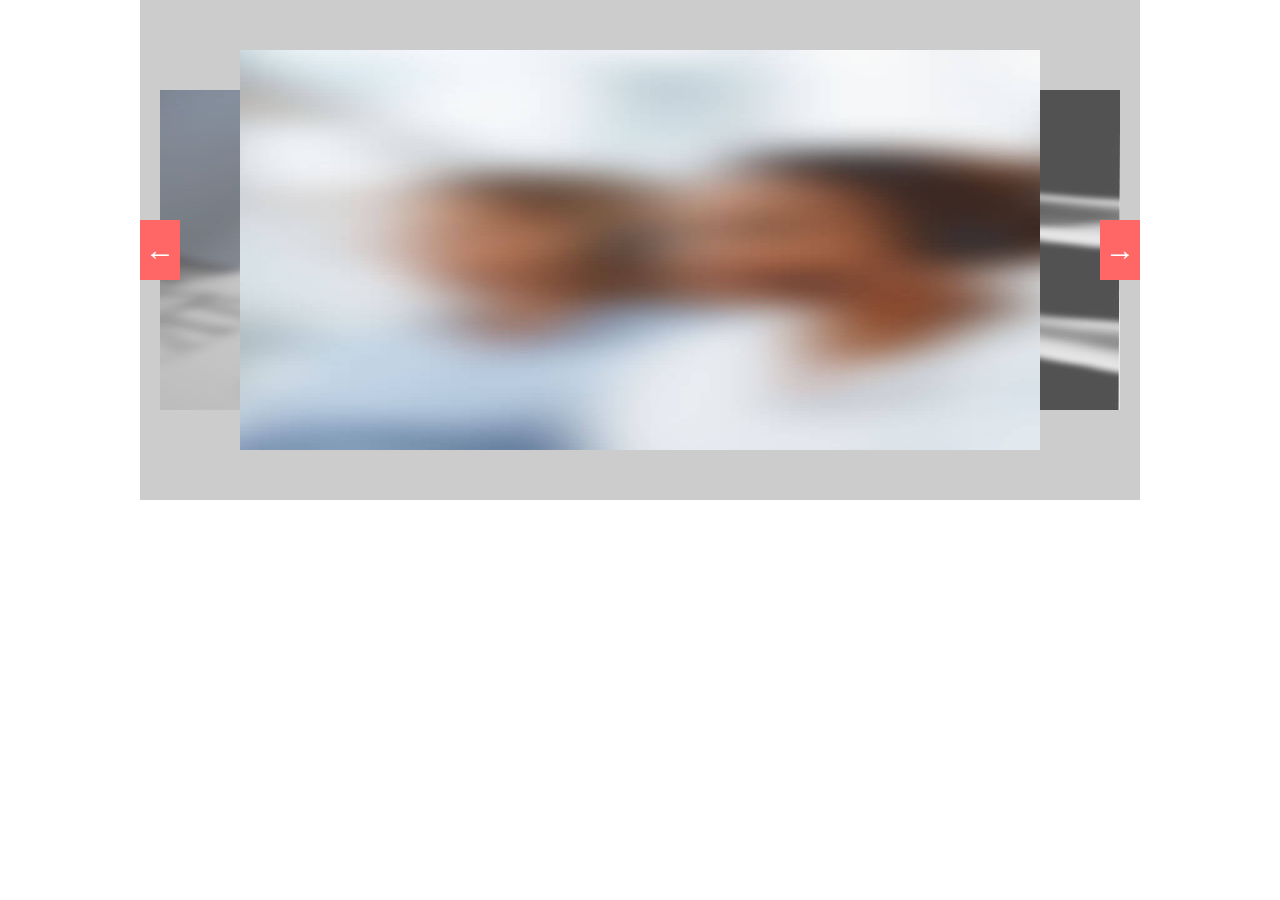
<file: banner.html>
<!DOCTYPE html>
<html lang="en">
<head>
	<meta charset="UTF-8">
	<title>Document</title>
	<style>
		*{padding: 0;margin: 0;}
		.banner{position: relative; background: #ccc;width: 1000px;height: 500px;margin: 0 auto;}
		.banner .item{width: 800px;height: 400px;position: absolute;left: 100px;top: 50px;-webkit-transition: all .5s;
		-o-transition: all .5s;
		transition: all .5s;
		-webkit-transform: scale(0);
		-ms-transform: scale(0);
		-o-transform: scale(0);
		transform: scale(0);}
		.banner .prev,.banner .next{cursor: pointer;position: absolute;z-index: 10;top: 50%;margin-top: -30px;color:#fff;background: #f66;width: 40px;height: 60px;text-align: center;line-height: 60px;font-size: 30px;}
		.banner .prev{left: 0;}
		.banner .next{right: 0;}
	</style>
</head>
<body>
	<div class="banner">
		<span class="prev">←</span><span class="next">→</span>
		<div class="item"><img src="images/r-01.jpg" width="100%" height="100%" alt=""></div>
		<div class="item"><img src="images/r-02.jpg" width="100%" height="100%" alt=""></div>
		<div class="item"><img src="images/r-03.jpg" width="100%" height="100%" alt=""></div>
		<div class="item"><img src="images/r-04.jpg" width="100%" height="100%" alt=""></div>
	</div>
	<script src="js/jquery-1.11.2.min.js"></script>
	<script>
		var banner = {
			dom:function(){
				var _this = this;
				_this.container = $('.banner');
				_this.items = _this.container.find('.item');


				var _length = _this.items.length;
				var _containerW = _this.container.width();
				var _containerH = _this.container.height();
				var _currentW = _containerW * 0.8;
				var _currentH = _containerH * 0.8;

				if(_length<3){
					alert('至少需要3张图')
					return;
				}


				_this.index = 0;
				_this.current = _this.items.first();
				_this.next = _this.items.eq(1);
				_this.last = _this.items.last();


				_this.items.css({
					left:(_containerW - _currentW ) / 2,
					top:(_containerH - _currentH) /2,
					zIndex:1,
					transform:'scale(0.6)',
					opacity:'.6'
				})
				_this.current.css({
					left:(_containerW - _currentW ) / 2,
					top:(_containerH - _currentH) /2,
					zIndex:4,
					transform:'scale(1)',
					opacity:'1'
				})
				_this.next.css({
					left:_containerW - _currentW + 60,
					top:(_containerH - _currentH) /2,
					zIndex:3,
					transform:'scale(0.8)',
					opacity:'.6'
				})
				_this.last.css({
					left:0 - 60,
					top:(_containerH - _currentH) /2,
					zIndex:2,
					transform:'scale(0.8)',
					opacity:'.6'
				})



			},
			change:function(param){
				var _this = this;
				var _length = _this.items.length;
				var _containerW = _this.container.width();
				var _containerH = _this.container.height();
				var _currentW = _containerW * 0.8;
				var _currentH = _containerH * 0.8;

				if(_this.container.hasClass('ani')) return ;
				_this.container.addClass('ani');

				if(param) {
					_this.index ++ ;
				}else{
					_this.index --;
				};
				var _cIndex = _this.index;
				var _pIndex = _this.index - 1;
				var _nIndex = _this.index + 1;

				if(_this.index == 0){
					_pIndex = _length - 1;
				}else if(_this.index < 0){
					_this.index = _length - 1;
					_pIndex = _this.index - 1;
					_nIndex = 0;
				}else if(_this.index == (_length - 1)){
					_nIndex = 0;
				}else if(_this.index > (_length - 1)){
					_cIndex = _this.index = 0;
					_pIndex = _length - 1;
					_nIndex = _this.index + 1;
				}



				_this.current = _this.items.eq(_cIndex);
				_this.next = _this.items.eq(_nIndex);
				_this.prev = _this.items.eq(_pIndex);
				_this.other = _this.items;

				// console.log(_pIndex + '--' + _cIndex +'--' + _nIndex);	

				_this.items.css({
					left:(_containerW - _currentW ) / 2,
					top:(_containerH - _currentH) /2,
					zIndex:1,
					transform:'scale(0.6)'
				})


				_this.current.css({
					left:(_containerW - _currentW ) / 2,
					top:(_containerH - _currentH) /2,
					zIndex:4,
					transform:'scale(1)',
					opacity:'1'
				})
				_this.next.css({
					left:_containerW - _currentW + 60,
					top:(_containerH - _currentH) /2,
					zIndex:3,
					transform:'scale(0.8)',
					opacity:'.6'
				})
				_this.prev.css({
					left:0 - 60,
					top:(_containerH - _currentH) /2,
					zIndex:2,
					transform:'scale(0.8)',
					opacity:'.6'
				})

				_this.current.bind('transitionend',function(){
					_this.current.unbind('transitionend');
					_this.container.removeClass('ani');
				});


			},
			bind:function(){
				var _this = this;

				_this.container.on('click','.prev',function(){
					_this.change(false);
				});
				_this.container.on('click','.next',function(){
					_this.change(true);
				});
			},
			init:function(){
				var _this = this;
				_this.dom();
				_this.bind();
			}
		}
		banner.init();
	</script>
</body>
</html>
</file>
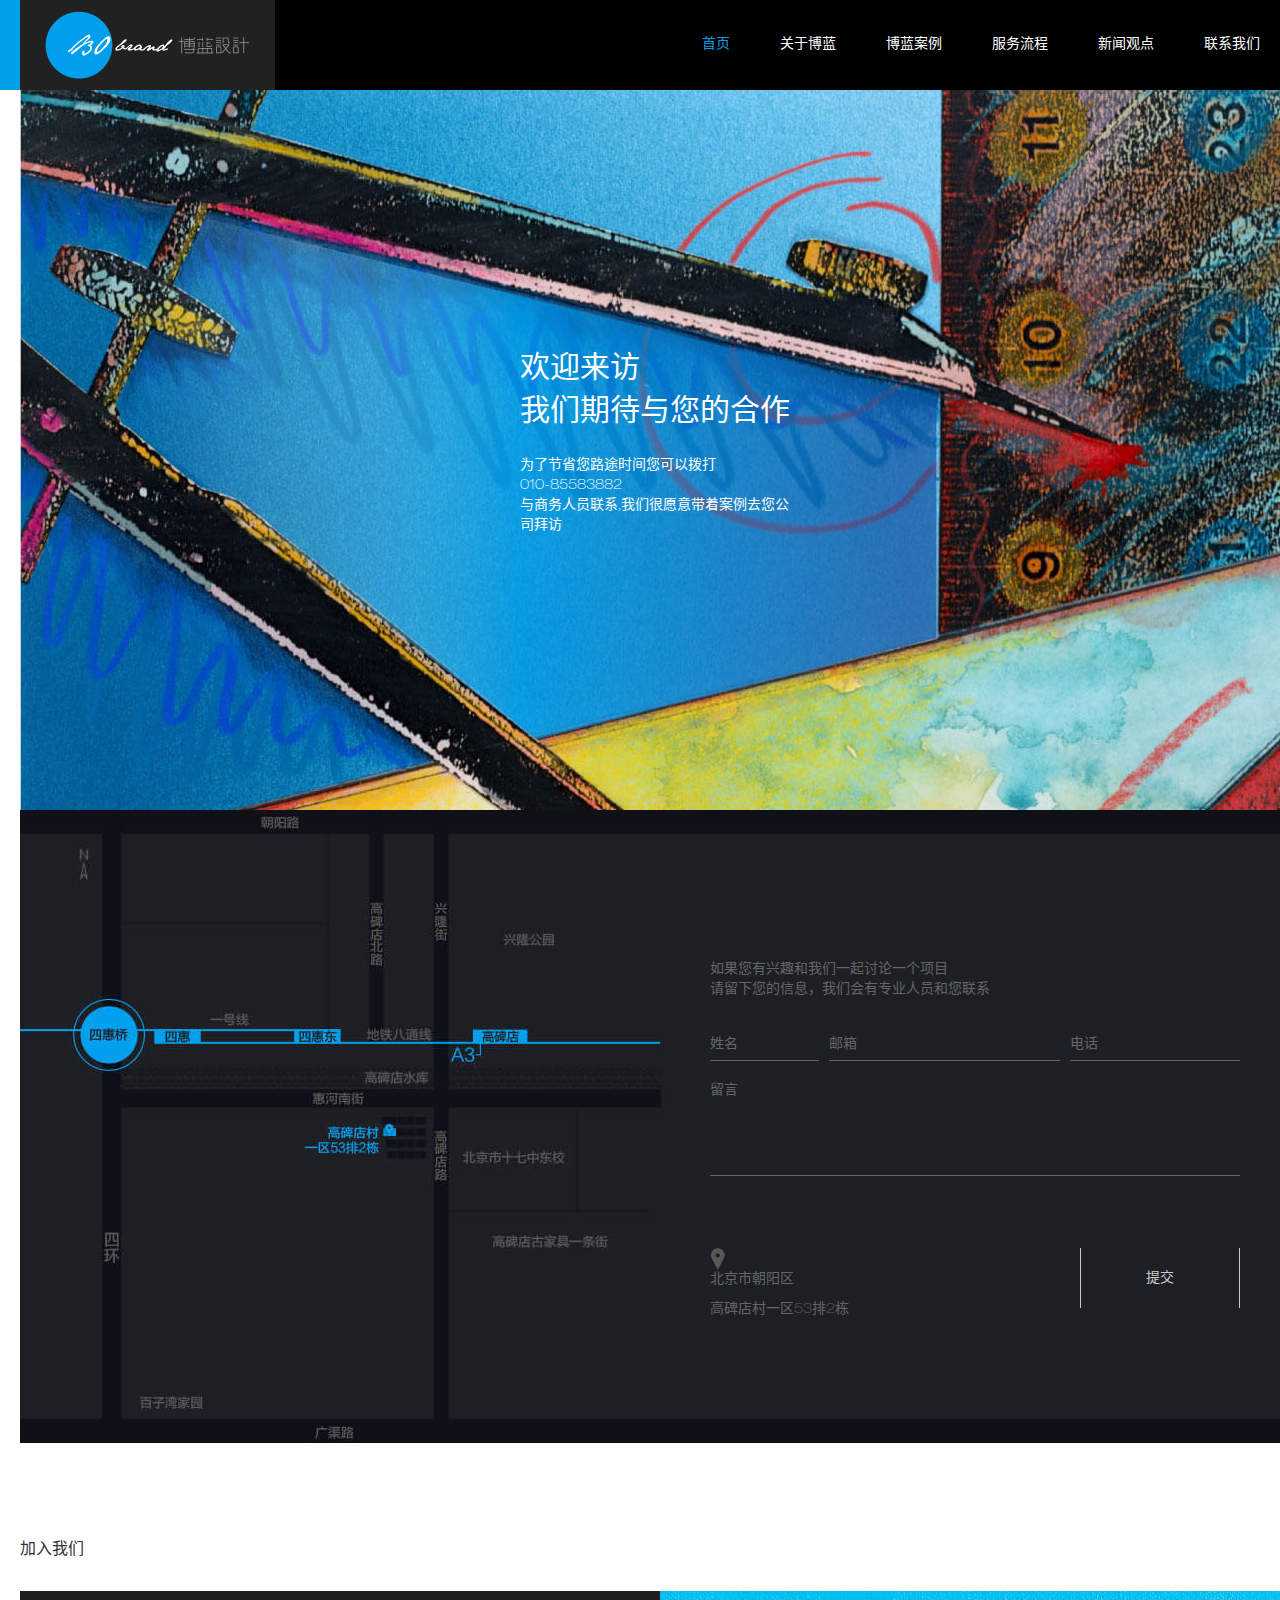
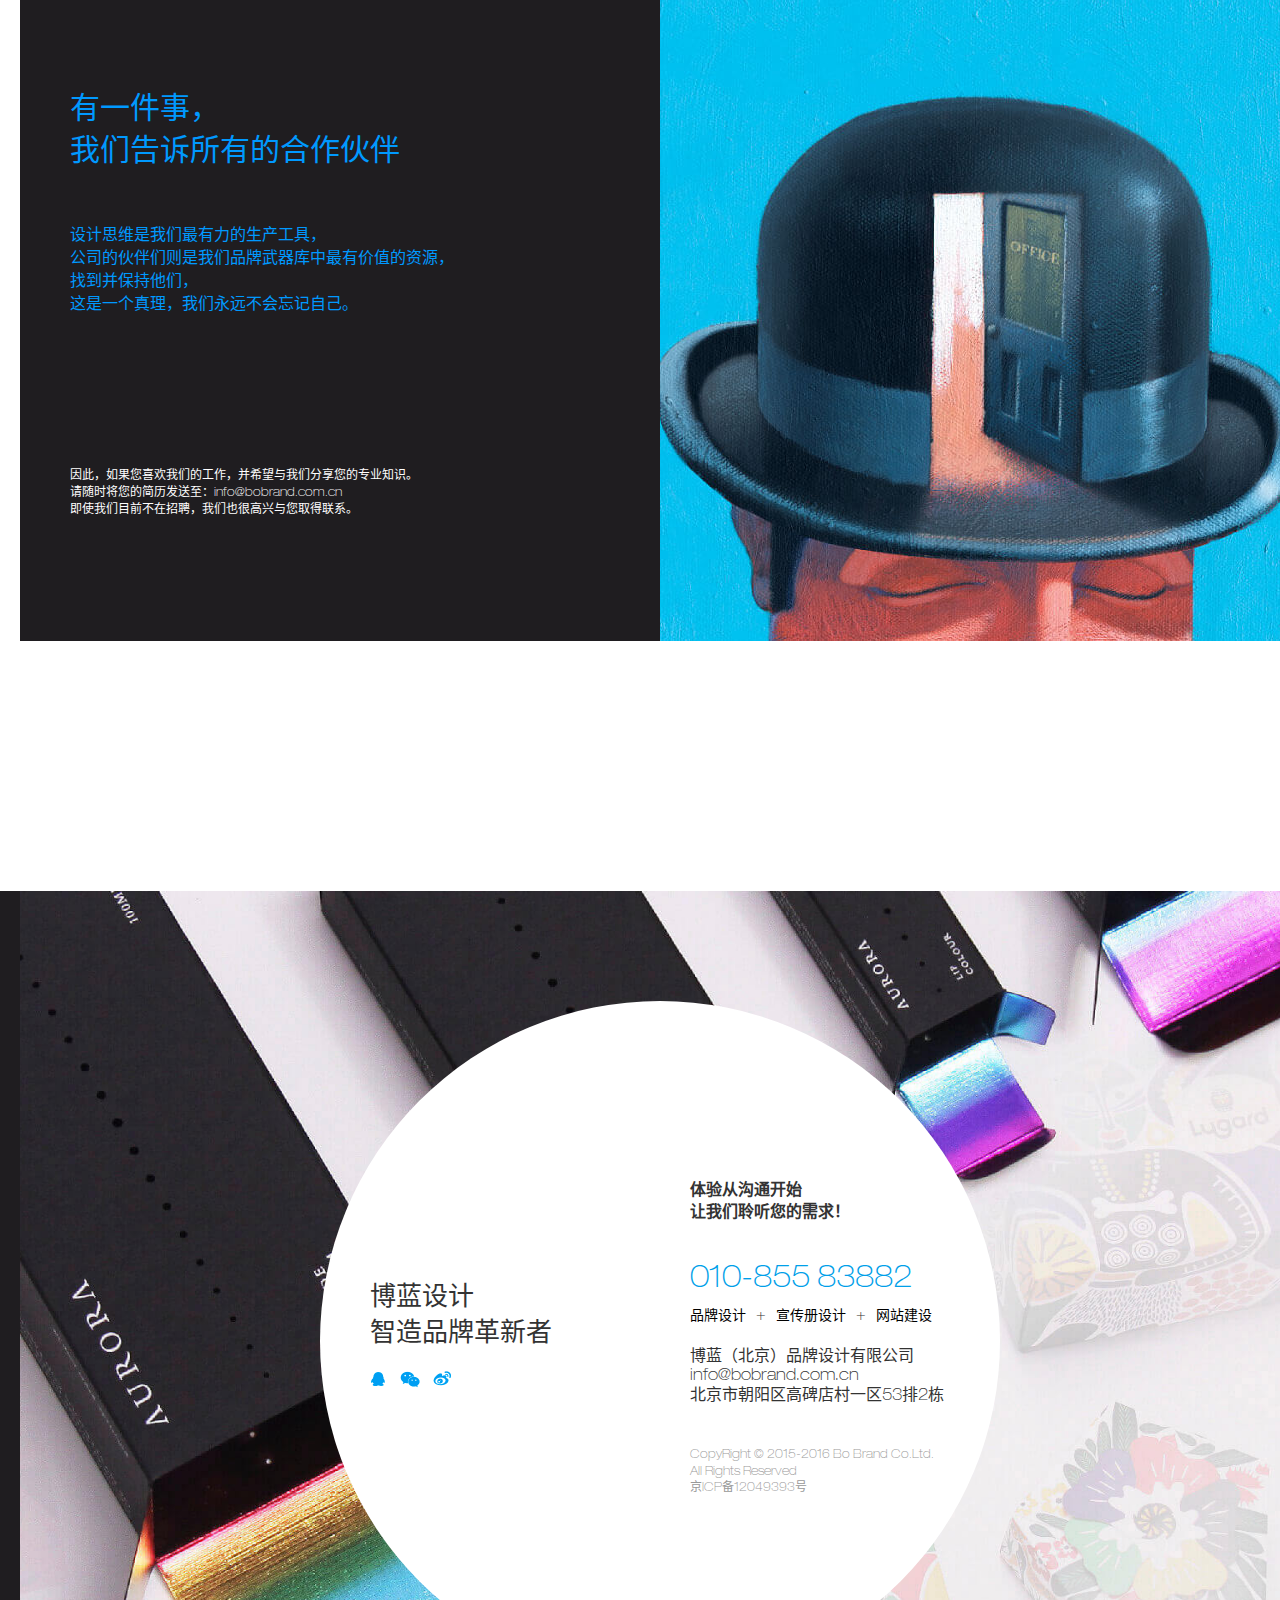
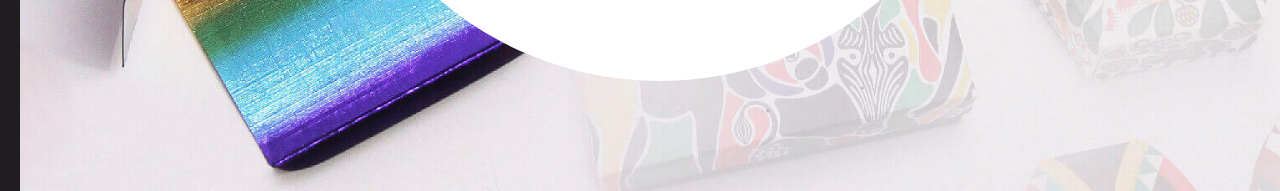
<file: contact.html>
<!DOCTYPE html>
<html lang="zh-CN">

<head>
    <meta charset="utf-8">
    <meta http-equiv="X-UA-Compatible" content="IE=edge">
    <meta content="width=device-width, initial-scale=1.0, maximum-scale=1.0,  user-scalable=0;" name="viewport" />
    <meta content="yes" name="apple-mobile-web-app-capable" />
    <meta content="black" name="apple-mobile-web-app-status-bar-style" />
    <meta content="telephone=no" name="format-detection" />
    <!-- 上述3个meta标签*必须*放在最前面，任何其他内容都*必须*跟随其后！ -->
    <title>联系我们</title>
    <!-- Bootstrap -->
    <link href="css/bootstrap.min.css" rel="stylesheet">
    <!-- HTML5 shim and Respond.js for IE8 support of HTML5 elements and media queries -->
    <!-- WARNING: Respond.js doesn't work if you view the page via file:// -->
    <!--[if lt IE 9]>
    <script type="text/javascript" src="js/html5shiv.min.js"></script>
    <script type="text/javascript" src="js/respond.min.js"></script>
    <![endif]-->
    <link rel="stylesheet" type="text/css" href="css/swiper.min.css" media="all">
    <link rel="stylesheet" type="text/css" href="css/animate.css" media="all">
    <link rel="stylesheet" type="text/css" href="css/common.css" media="all">
    <link rel="stylesheet" type="text/css" href="css/page.css" media="all">
</head>

<body>
    <div class="container bl-container index-container">
        <div class="nav-block"></div>
        <nav class="navbar navbar-default bl-left-tag navDown">
            <!-- Brand and toggle get grouped for better mobile display -->
            <div class="navbar-header">
                <button type="button" class="navbar-toggle collapsed" data-toggle="collapse" data-target="#bs-example-navbar-collapse-1" aria-expanded="false"> <span class="sr-only">Toggle navigation</span> <span class="icon-bar"></span> <span class="icon-bar"></span> <span class="icon-bar"></span> </button>
                <a class="navbar-brand" href="#">博蓝设计</a> </div>
            <!-- Collect the nav links, forms, and other content for toggling -->
            <div class="collapse navbar-collapse " id="bs-example-navbar-collapse-1">
                <ul class="nav navbar-nav pull-right">
                    <li class="active"><a href="index.html">首页</a></li>
                    <li><a href="about.html">关于博蓝</a></li>
                    <li><a href="list.html">博蓝案例</a></li>
                    <li><a href="server.html">服务流程</a></li>
                    <li><a href="news-list.html">新闻观点</a></li>
                    <li><a href="#">联系我们</a></li>
                    <li class="phone-li">
                        <p class="p1">咨询热线</p>
                        <p class="tel">010-855 83882</p>
                        <p class="share">
                            <a href="" class="qq"></a>
                            <a href="" class="wx"></a>
                            <a href="" class="sina"></a>
                        </p>
                    </li>
                </ul>
            </div>
            <!-- /.navbar-collapse -->
            <!-- /.container-fluid -->
        </nav>
        <div class="contact">
            <div class="banner">
                <img src="images/c-img01.jpg" width="100%" alt="">
                <div class="text">
                    <p class="big">欢迎来访
                        <br> 我们期待与您的合作</p>
                    <p>为了节省您路途时间您可以拨打
                        <br> 010-85583882
                        <br> 与商务人员联系,我们很愿意带着案例去您公司拜访</p>
                </div>
            </div>
            <div class="map">
                <img src="images/c-map.jpg" width="100%" alt="">
                <div class="form">
                    <form action=" ">
                        <p>如果您有兴趣和我们一起讨论一个项目
                            <br> 请留下您的信息，我们会有专业人员和您联系</p>
                        <br>
                        <div class="clearfix inline">
                            <div class="form-group">
                                <input type="text" name="" id="" placeholder="姓名">
                            </div>
                            <div class="form-group">
                                <input type="text" name="" id="" placeholder="邮箱">
                            </div>
                            <div class="form-group">
                                <input type="text" name="" id="" placeholder="电话">
                            </div>
                        </div>
                        <div class="form-group textarea-group">
                            <textarea placeholder="留言"></textarea>
                        </div>
                        <div class="form-group clearfix submit-group">
                            <div class="grap">
                                <p>北京市朝阳区</p>
                                <p>高碑店村一区53排2栋</p>
                            </div>
                            <input type="submit" class="" value="提交" name="">
                        </div>
                    </form>
                </div>
            </div>
            <div class="join">
                <h3>加入我们</h3>
                <div class="clearfix wrap">
                    <img src="images/c-img02.jpg" alt="">
                    <div class="text">
                        <p class="p1">有一件事，
                            <br> 我们告诉所有的合作伙伴</p>
                        <p class="p2">设计思维是我们最有力的生产工具，
                            <br> 公司的伙伴们则是我们品牌武器库中最有价值的资源，
                            <br> 找到并保持他们，
                            <br> 这是一个真理，我们永远不会忘记自己。 </p>
                        <p class="p3">因此，如果您喜欢我们的工作，并希望与我们分享您的专业知识。
                            <br> 请随时将您的简历发送至：info@bobrand.com.cn
                            <br> 即使我们目前不在招聘，我们也很高兴与您取得联系。
                        </p>
                    </div>
                </div>
            </div>
        </div>
    </div>
    <div class="footer">
        <div class="footer-wrap">
            <div class="footer-content">
                <div class="left pull-left">
                    <h3>博蓝设计<br>智造品牌革新者</h3>
                    <div class="share">
                        <a href="" class="qq"></a>
                        <a href="" class="wx"></a>
                        <a href="" class="sina"></a>
                    </div>
                </div>
                <div class="right pull-right">
                    <p class="p1"><b>体验从沟通开始<br>让我们聆听您的需求！</b></p>
                    <p class="tel">010-855 83882 </p>
                    <p class="links"><a href="">品牌设计</a>+<a href=""> 宣传册设计</a>+<a href="">网站建设</a></p>
                    <p class="name">博蓝（北京）品牌设计有限公司</p>
                    <p class="email">info@bobrand.com.cn</p>
                    <p class="addr">北京市朝阳区高碑店村一区53排2栋</p>
                    <p class="copy">CopyRight © 2015-2016 Bo Brand Co.Ltd.
                        <br>All Rights Reserved
                        <br>京ICP备12049393号</p>
                </div>
            </div>
        </div>
        <div class="footer-friends">
            <span>北京VI设计公司</span>
            <span>北京标志设计</span>
            <span>北京LOGO设计</span>
            <span>VI设计公司</span>
            <span>北京画册设计</span>
            <span>北京商标设计</span>
            <span>品牌策划</span>
            <span>包装设计</span>
            <span>展示设计</span>
            <span>专卖店设计</span>
            <span>广告设计</span>
            <span>平面设计</span>
            <span>企业形象设计</span>
            <span>网站设计</span>
            <span>北京网站设计公司</span>
            <span>网站建设</span>
            <span>导视设计</span>
        </div>
    </div>
    <script type="text/javascript" src="js/jquery-1.11.2.min.js"></script>
    <script type="text/javascript" src="js/bootstrap.min.js"></script>
    <script type="text/javascript" src="js/jquery.mousewheel.min.js"></script>
    <script type="text/javascript" src="js/common.js"></script>
</body>

</html>
</file>
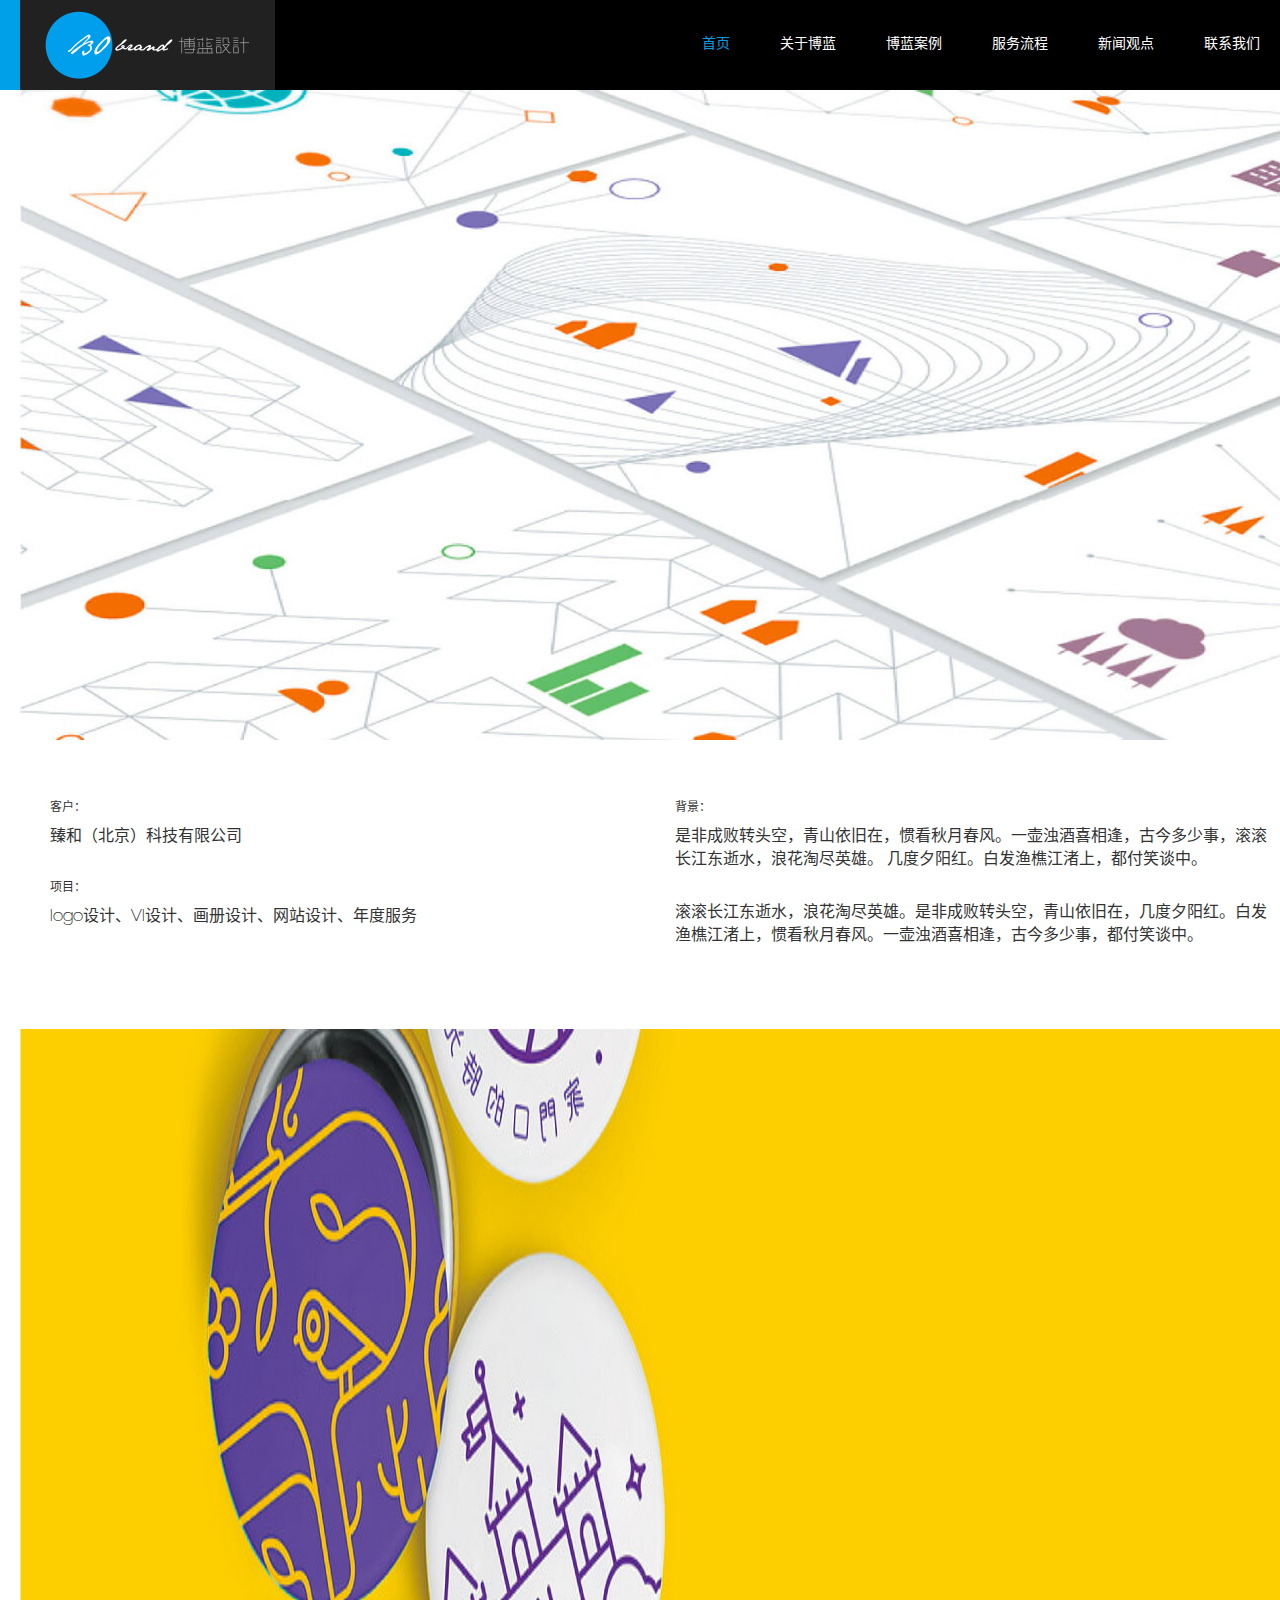
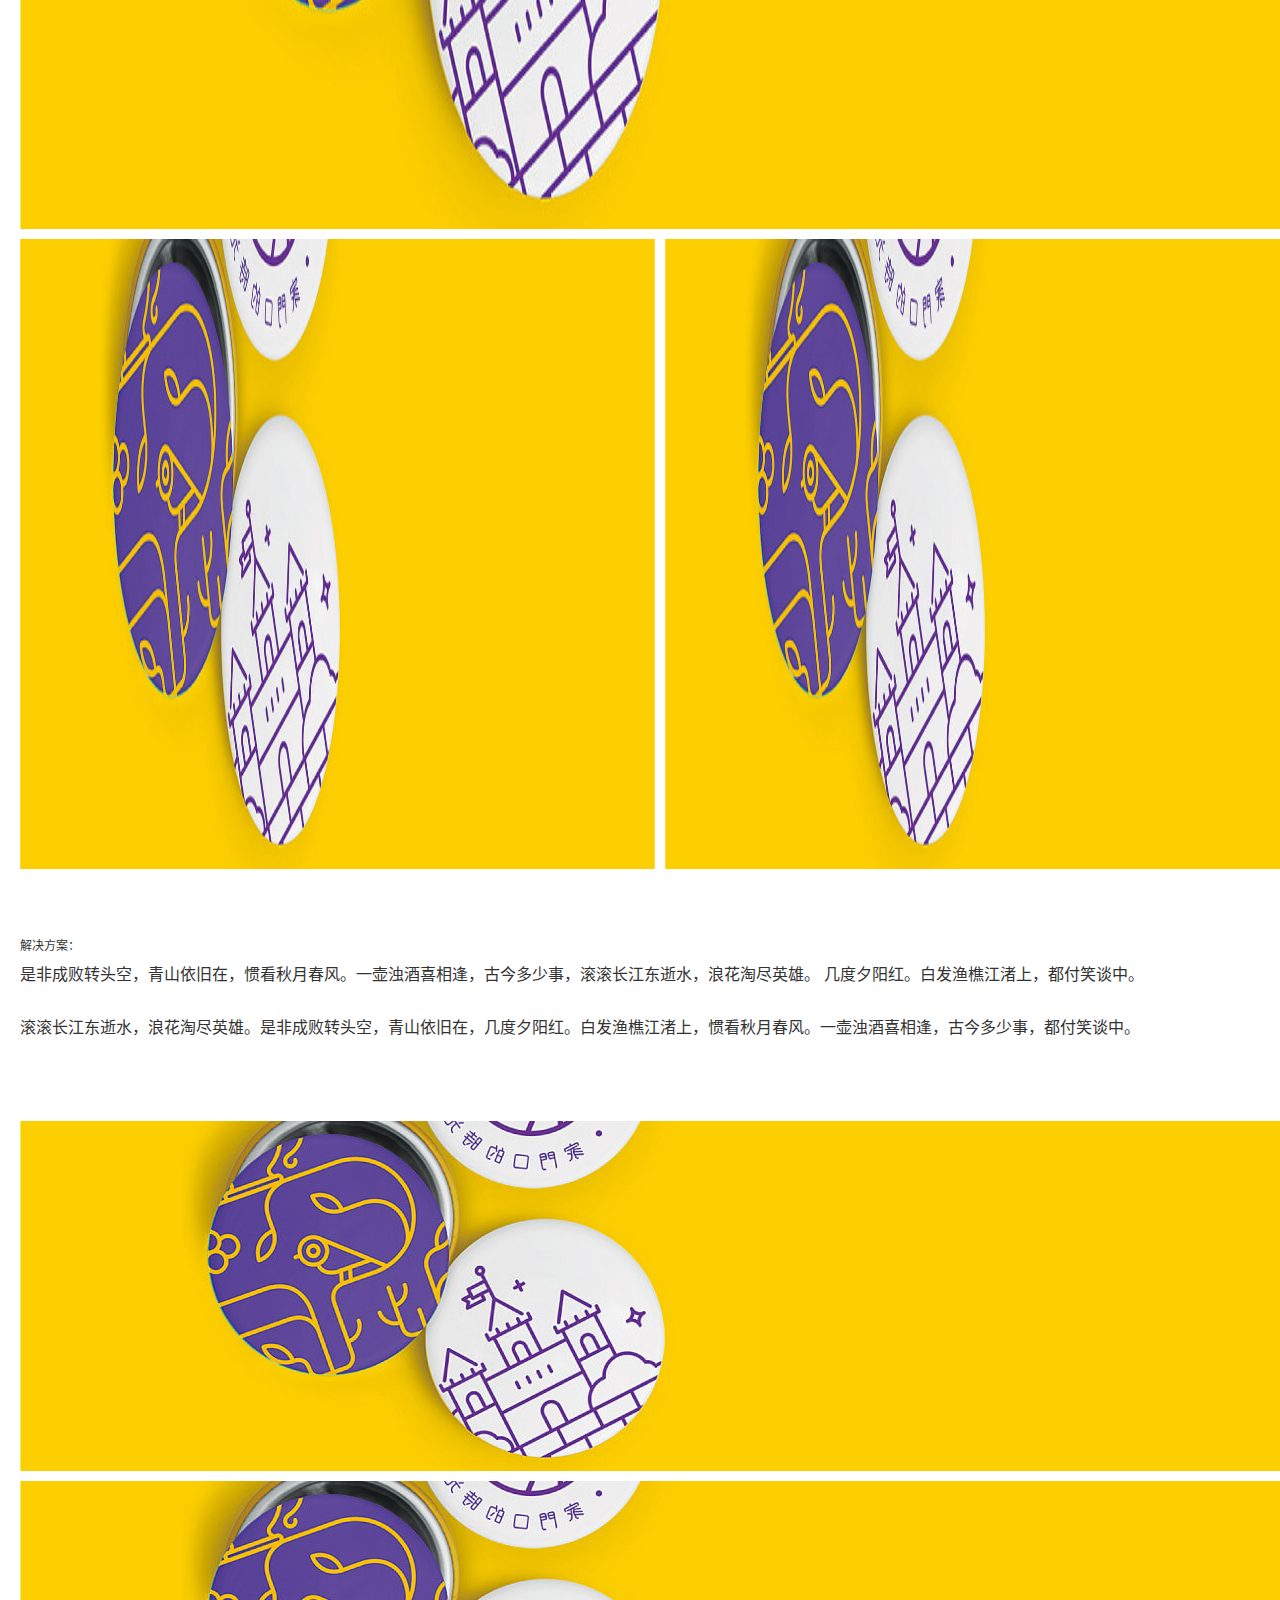
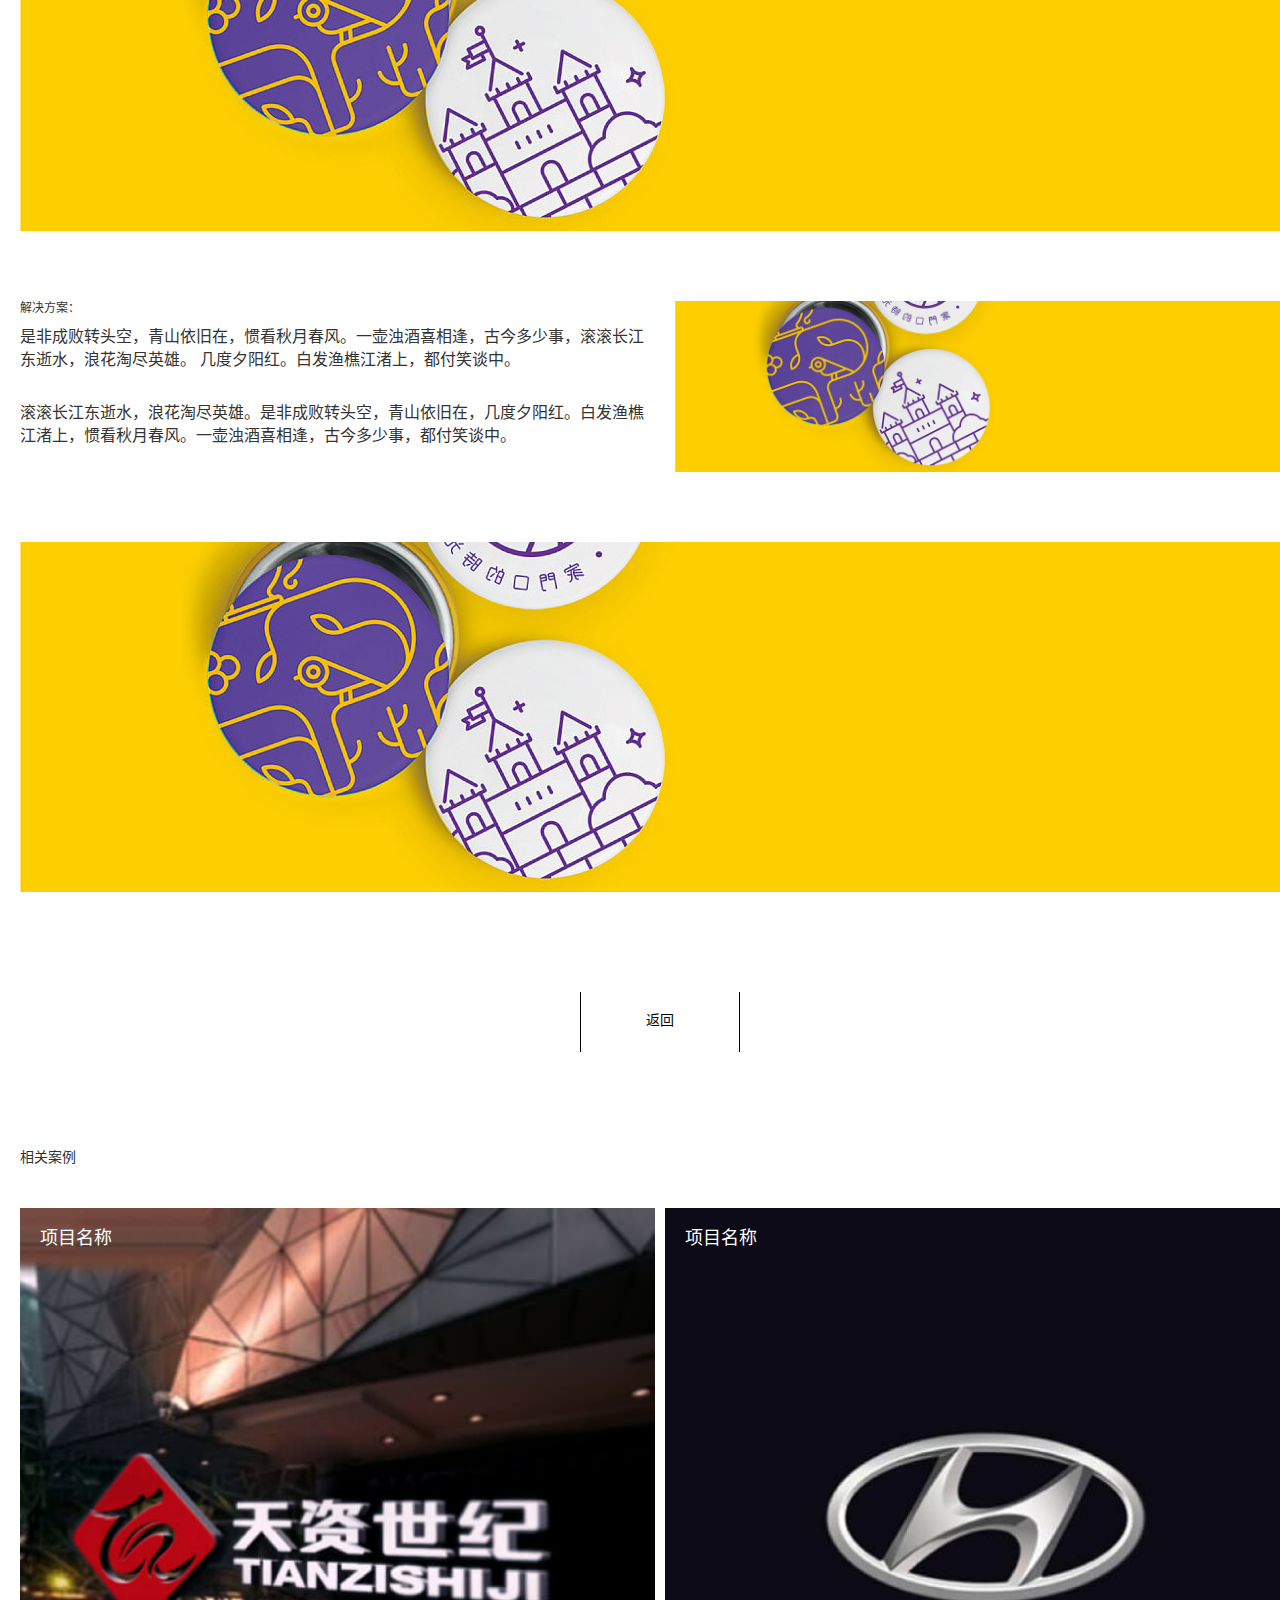
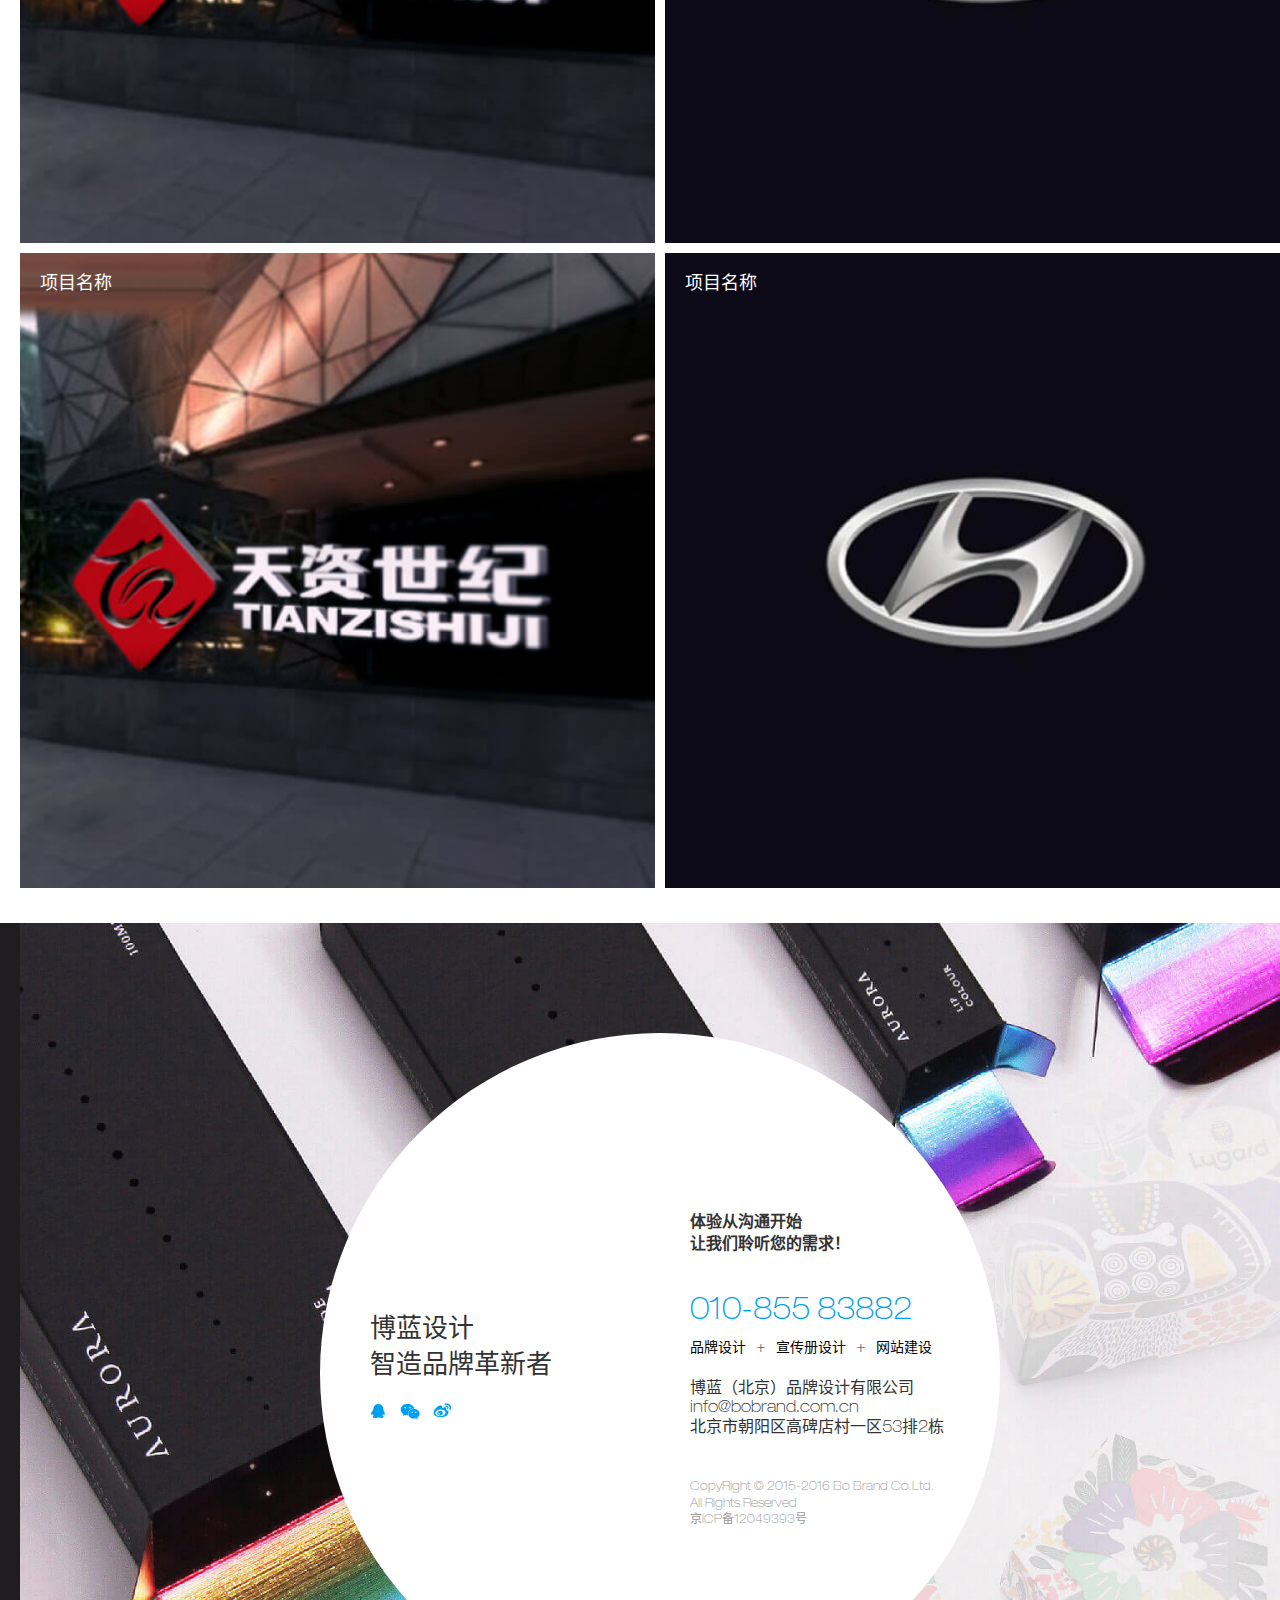
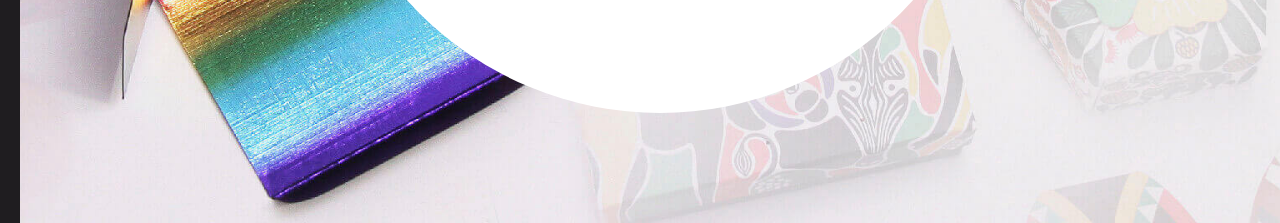
<file: detail.html>
<!DOCTYPE html>
<html lang="zh-CN">

<head>
    <meta charset="utf-8">
    <meta http-equiv="X-UA-Compatible" content="IE=edge">
    <meta content="width=device-width, initial-scale=1.0, maximum-scale=1.0,  user-scalable=0;" name="viewport" />
    <meta content="yes" name="apple-mobile-web-app-capable" />
    <meta content="black" name="apple-mobile-web-app-status-bar-style" />
    <meta content="telephone=no" name="format-detection" />
    <!-- 上述3个meta标签*必须*放在最前面，任何其他内容都*必须*跟随其后！ -->
    <title>博蓝-详情</title>
    <!-- Bootstrap -->
    <link href="css/bootstrap.min.css" rel="stylesheet">
    <!-- HTML5 shim and Respond.js for IE8 support of HTML5 elements and media queries -->
    <!-- WARNING: Respond.js doesn't work if you view the page via file:// -->
    <!--[if lt IE 9]>
    <script type="text/javascript" src="js/html5shiv.min.js"></script>
    <script type="text/javascript" src="js/respond.min.js"></script>
    <![endif]-->
    <link rel="stylesheet" type="text/css" href="css/swiper.min.css" media="all">
    <link rel="stylesheet" type="text/css" href="css/animate.css" media="all">
    <link rel="stylesheet" type="text/css" href="css/common.css" media="all">
    <link rel="stylesheet" type="text/css" href="css/page.css" media="all">
</head>

<body>
    <div class="container bl-container index-container">
        <div class="nav-block"></div>
        <nav class="navbar navbar-default bl-left-tag navDown">
            <!-- Brand and toggle get grouped for better mobile display -->
            <div class="navbar-header">
                <button type="button" class="navbar-toggle collapsed" data-toggle="collapse" data-target="#bs-example-navbar-collapse-1" aria-expanded="false"> <span class="sr-only">Toggle navigation</span> <span class="icon-bar"></span> <span class="icon-bar"></span> <span class="icon-bar"></span> </button>
                <a class="navbar-brand" href="#">博蓝设计</a> </div>
            <!-- Collect the nav links, forms, and other content for toggling -->
            <div class="collapse navbar-collapse " id="bs-example-navbar-collapse-1">
                <ul class="nav navbar-nav pull-right">
                    <li class="active"><a href="index.html">首页</a></li>
                    <li><a href="about.html">关于博蓝</a></li>
                    <li><a href="list.html">博蓝案例</a></li>
                    <li><a href="server.html">服务流程</a></li>
                    <li><a href="#">新闻观点</a></li>
                    <li><a href="#">联系我们</a></li>
                    <li class="phone-li">
                        <p class="p1">咨询热线</p>
                        <p class="tel">010-855 83882</p>
                        <p class="share">
                            <a href="" class="qq"></a>
                            <a href="" class="wx"></a>
                            <a href="" class="sina"></a>
                        </p>
                    </li>
                </ul>
            </div>
            <!-- /.navbar-collapse -->
            <!-- /.container-fluid -->
        </nav>
        <div class="detail-banner"><img src="images/i-bg01.jpg" width="100%" height="650" alt=""></div>
        <div class="detail-content">
            <div class="row row-text-2">
                <div class="col-sm-6">
                    <p class="text-f12 ">客户：</p>
                    <p class="text-f16">臻和（北京）科技有限公司</p>
                    <br>
                    <p class="text-f12">项目：</p>
                    <p class="text-f16">logo设计、VI设计、画册设计、网站设计、年度服务</p>
                </div>
                <div class="col-sm-6">
                    <p class="text-f12">背景：</p>
                    <p class="text-f16">是非成败转头空，青山依旧在，惯看秋月春风。一壶浊酒喜相逢，古今多少事，滚滚长江东逝水，浪花淘尽英雄。 几度夕阳红。白发渔樵江渚上，都付笑谈中。</p>
                    <br>
                    <p class="text-f16">滚滚长江东逝水，浪花淘尽英雄。是非成败转头空，青山依旧在，几度夕阳红。白发渔樵江渚上，惯看秋月春风。一壶浊酒喜相逢，古今多少事，都付笑谈中。</p>
                </div>
            </div>
            <div class="row row-img-1">
                <div class="col-sm-12">
                    <img src="images/l-img1.jpg" width="100%" height="800" alt="">
                </div>
            </div>
            <div class="row row-img-2">
                <div class="col-sm-6">
                    <img src="images/l-img1.jpg" width="100%" height="630" alt="">
                </div>
                <div class="col-sm-6">
                    <img src="images/l-img1.jpg" width="100%" height="630" alt="">
                </div>
            </div>
            <div class="row row-text-1">
                <div class="col-sm-12">
                    <p class="text-f12">解决方案：</p>
                    <p class="text-f16">是非成败转头空，青山依旧在，惯看秋月春风。一壶浊酒喜相逢，古今多少事，滚滚长江东逝水，浪花淘尽英雄。 几度夕阳红。白发渔樵江渚上，都付笑谈中。</p>
                    <br>
                    <p class="text-f16">滚滚长江东逝水，浪花淘尽英雄。是非成败转头空，青山依旧在，几度夕阳红。白发渔樵江渚上，惯看秋月春风。一壶浊酒喜相逢，古今多少事，都付笑谈中。</p>
                </div>
            </div>
            <div class="row row-img-1">
                <div class="col-sm-12">
                    <img src="images/l-img1.jpg" width="100%" height="" alt="">
                </div>
            </div>
            <div class="row row-img-1">
                <div class="col-sm-12">
                    <img src="images/l-img1.jpg" width="100%" height="" alt="">
                </div>
            </div>
            <div class="row row-text-img">
                <div class="col-sm-6">
                    <p class="text-f12">解决方案：</p>
                    <p class="text-f16">是非成败转头空，青山依旧在，惯看秋月春风。一壶浊酒喜相逢，古今多少事，滚滚长江东逝水，浪花淘尽英雄。 几度夕阳红。白发渔樵江渚上，都付笑谈中。</p>
                    <br>
                    <p class="text-f16">滚滚长江东逝水，浪花淘尽英雄。是非成败转头空，青山依旧在，几度夕阳红。白发渔樵江渚上，惯看秋月春风。一壶浊酒喜相逢，古今多少事，都付笑谈中。</p>
                </div>
                <div class="col-sm-6">
                    <img src="images/l-img1.jpg" width="100%" height="" alt="">
                </div>
            </div>
            <div class="row row-img-1">
                <div class="col-sm-12">
                    <img src="images/l-img1.jpg" width="100%" height="" alt="">
                </div>
            </div>
            <a href="" class="return more-ani"><span>返回</span></a>
        </div>
        <div class="detail-other">
            <h5>相关案例</h5>
            <ul class="list-unstyled clearfix">
                <li><a href=""><span class="img"><img src="images/l-img3.jpg" width="100%" alt=""></span><span class="name">项目名称</span></a></li>
                <li><a href=""><span class="img"><img src="images/l-img2.jpg" width="100%" alt=""></span><span class="name">项目名称</span></a></li>
                <li><a href=""><span class="img"><img src="images/l-img3.jpg" width="100%" alt=""></span><span class="name">项目名称</span></a></li>
                <li><a href=""><span class="img"><img src="images/l-img2.jpg" width="100%" alt=""></span><span class="name">项目名称</span></a></li>
            </ul>
        </div>
    </div>
    <div class="footer">
        <div class="footer-wrap">
            <div class="footer-content">
                <div class="left pull-left">
                    <h3>博蓝设计<br>智造品牌革新者</h3>
                    <div class="share">
                        <a href="" class="qq"></a>
                        <a href="" class="wx"></a>
                        <a href="" class="sina"></a>
                    </div>
                </div>
                <div class="right pull-right">
                    <p class="p1"><b>体验从沟通开始<br>让我们聆听您的需求！</b></p>
                    <p class="tel">010-855 83882 </p>
                    <p class="links"><a href="">品牌设计</a>+<a href=""> 宣传册设计</a>+<a href="">网站建设</a></p>
                    <p class="name">博蓝（北京）品牌设计有限公司</p>
                    <p class="email">info@bobrand.com.cn</p>
                    <p class="addr">北京市朝阳区高碑店村一区53排2栋</p>
                    <p class="copy">CopyRight © 2015-2016 Bo Brand Co.Ltd.
                        <br>All Rights Reserved
                        <br>京ICP备12049393号</p>
                </div>
            </div>
        </div>
        <div class="footer-friends">
            <span>北京VI设计公司</span>
            <span>北京标志设计</span>
            <span>北京LOGO设计</span>
            <span>VI设计公司</span>
            <span>北京画册设计</span>
            <span>北京商标设计</span>
            <span>品牌策划</span>
            <span>包装设计</span>
            <span>展示设计</span>
            <span>专卖店设计</span>
            <span>广告设计</span>
            <span>平面设计</span>
            <span>企业形象设计</span>
            <span>网站设计</span>
            <span>北京网站设计公司</span>
            <span>网站建设</span>
            <span>导视设计</span>
        </div>
    </div>
    <script type="text/javascript" src="js/jquery-1.11.2.min.js"></script>
    <script type="text/javascript" src="js/bootstrap.min.js"></script>
    <script type="text/javascript" src="js/jquery.mousewheel.min.js"></script>
    <script type="text/javascript" src="js/common.js"></script>
    <script type="text/javascript" src="js/page.js"></script>
</body>

</html>
</file>
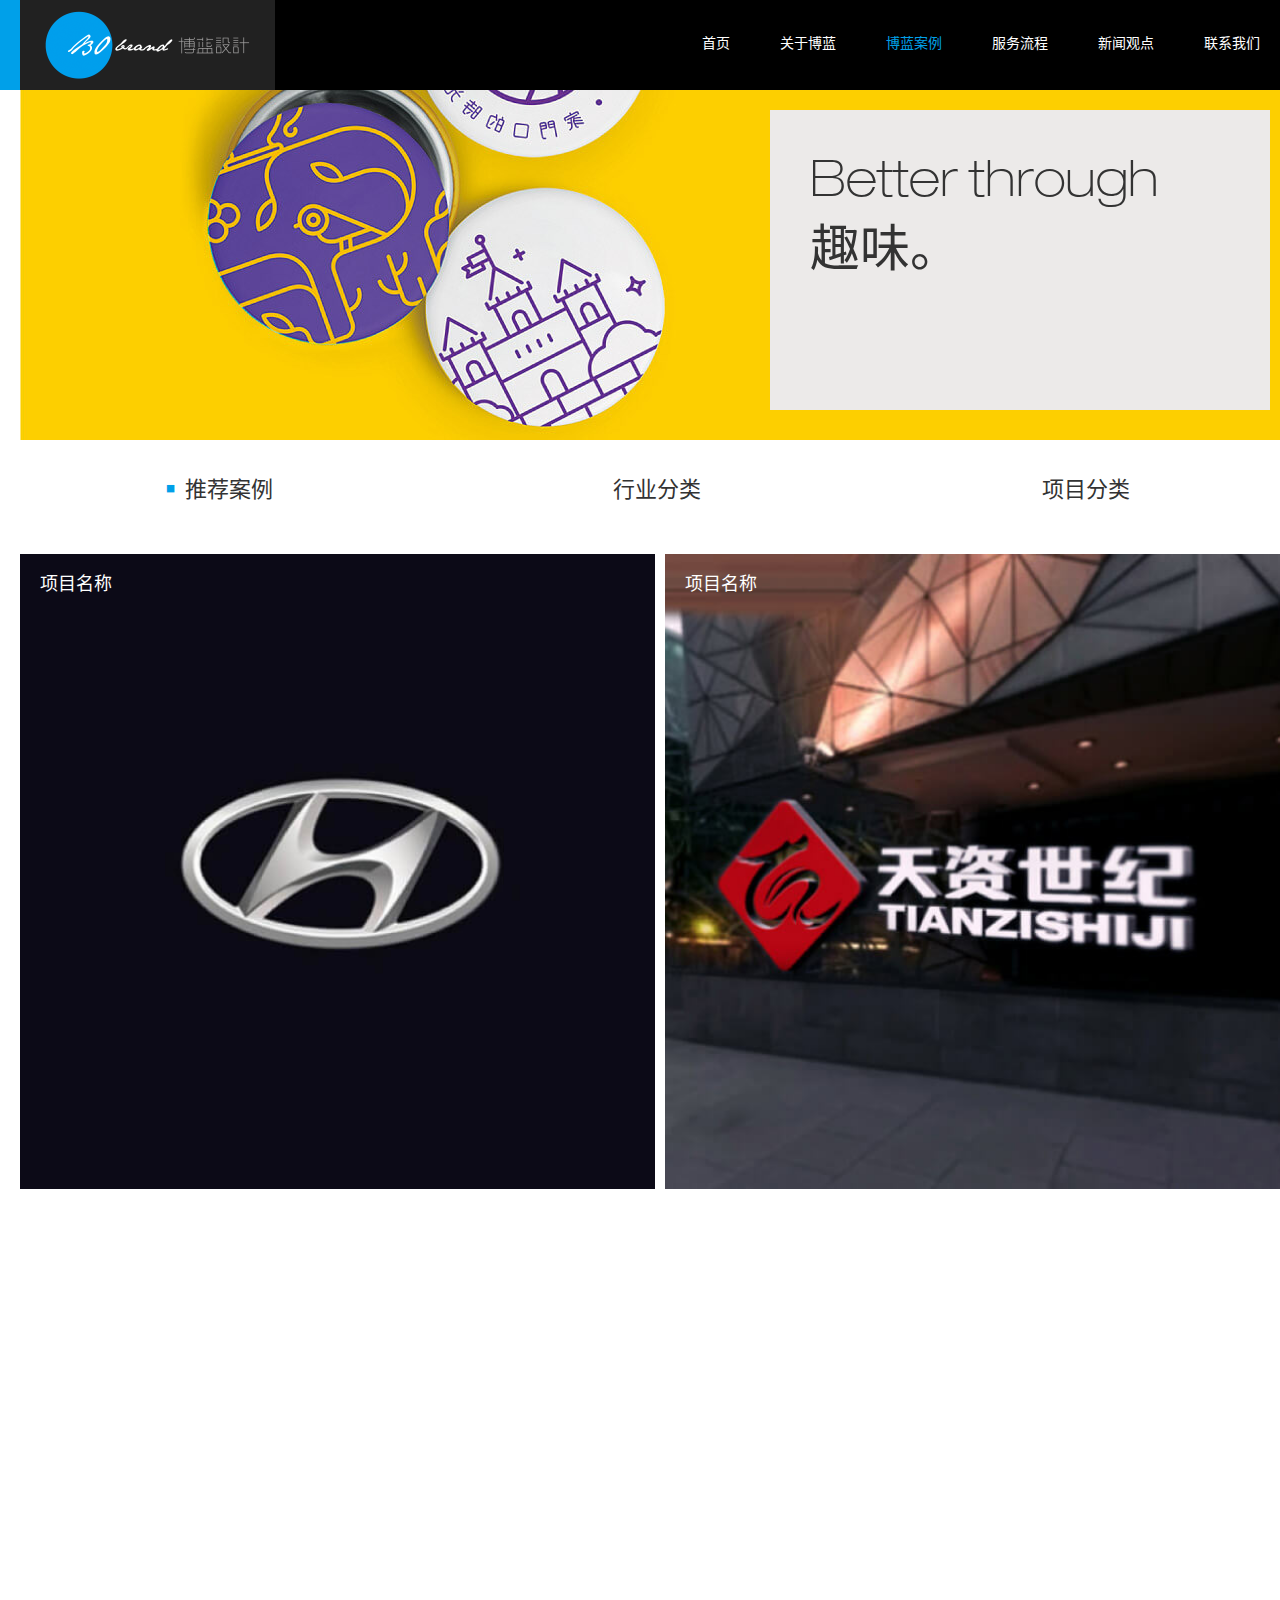
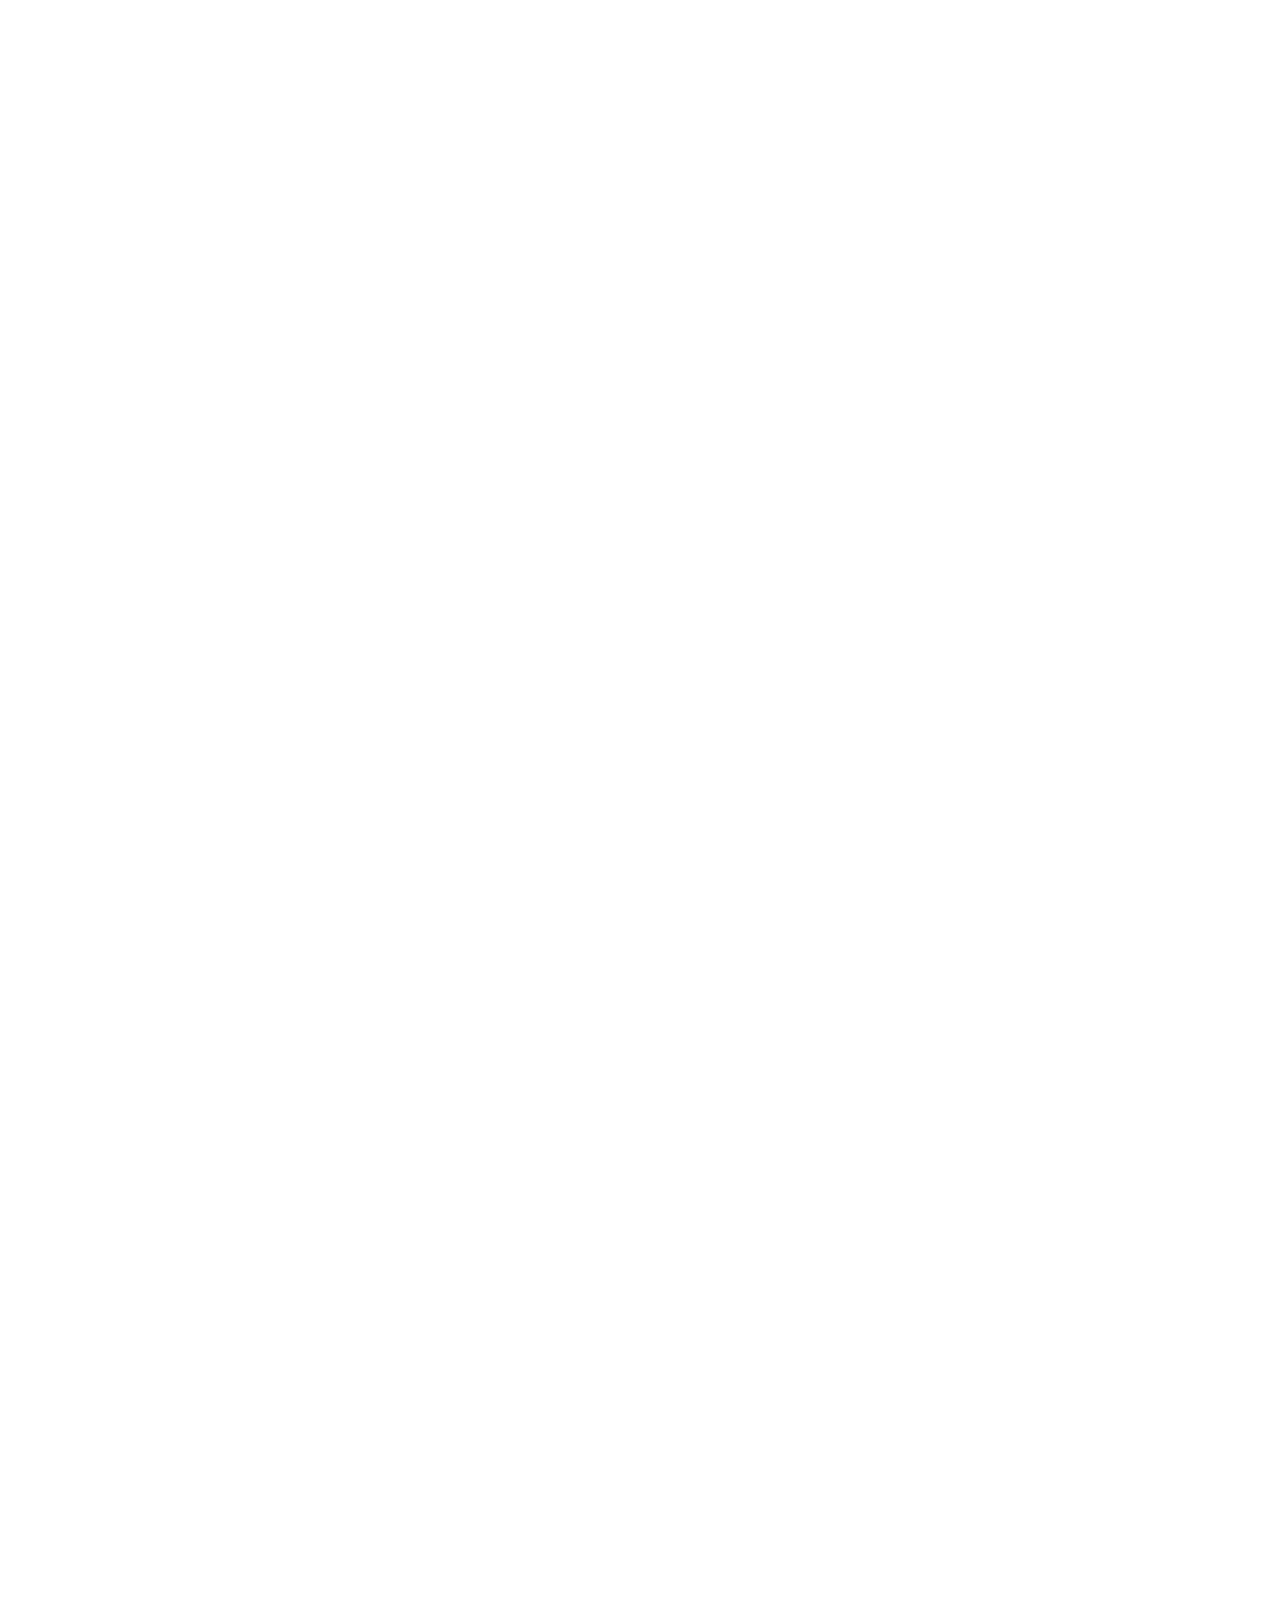
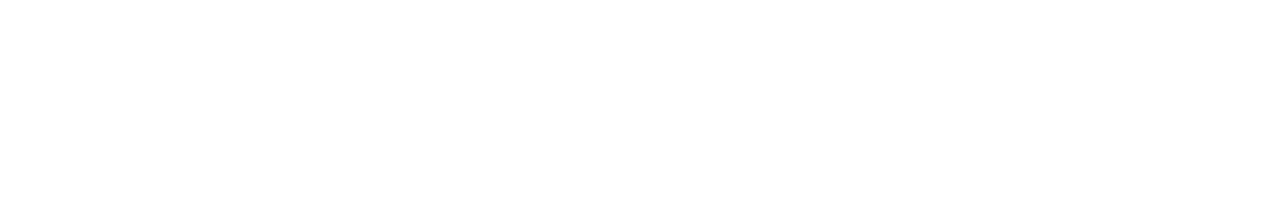
<file: list.html>
<!DOCTYPE html>
<html lang="zh-CN">

<head>
    <meta charset="utf-8">
    <meta http-equiv="X-UA-Compatible" content="IE=edge">
    <meta content="width=device-width, initial-scale=1.0, maximum-scale=1.0,  user-scalable=0;" name="viewport" />
    <meta content="yes" name="apple-mobile-web-app-capable" />
    <meta content="black" name="apple-mobile-web-app-status-bar-style" />
    <meta content="telephone=no" name="format-detection" />
    <!-- 上述3个meta标签*必须*放在最前面，任何其他内容都*必须*跟随其后！ -->
    <title>博蓝-列表</title>
    <!-- Bootstrap -->
    <link href="css/bootstrap.min.css" rel="stylesheet">
    <!-- HTML5 shim and Respond.js for IE8 support of HTML5 elements and media queries -->
    <!-- WARNING: Respond.js doesn't work if you view the page via file:// -->
    <!--[if lt IE 9]>
	<script type="text/javascript" src="js/html5shiv.min.js"></script>
	<script type="text/javascript" src="js/respond.min.js"></script>
	<![endif]-->
    <link rel="stylesheet" type="text/css" href="css/swiper.min.css" media="all">
    <link rel="stylesheet" type="text/css" href="css/animate.css" media="all">
    <link rel="stylesheet" type="text/css" href="css/common.css" media="all">
    <link rel="stylesheet" type="text/css" href="css/page.css" media="all">
</head>

<body>
    <div class="container bl-container index-container">
        <div class="nav-block"></div>
        <nav class="navbar navbar-default bl-left-tag navDown">
            <!-- Brand and toggle get grouped for better mobile display -->
            <div class="navbar-header">
                <button type="button" class="navbar-toggle collapsed" data-toggle="collapse" data-target="#bs-example-navbar-collapse-1" aria-expanded="false"> <span class="sr-only">Toggle navigation</span> <span class="icon-bar"></span> <span class="icon-bar"></span> <span class="icon-bar"></span> </button>
                <a class="navbar-brand" href="#">博蓝设计</a> </div>
            <!-- Collect the nav links, forms, and other content for toggling -->
            <div class="collapse navbar-collapse " id="bs-example-navbar-collapse-1">
                <ul class="nav navbar-nav pull-right">
                    <li><a href="#">首页</a></li>
                    <li><a href="#">关于博蓝</a></li>
                    <li class="active"><a href="#">博蓝案例</a></li>
                    <li><a href="#">服务流程</a></li>
                    <li><a href="#">新闻观点</a></li>
                    <li><a href="#">联系我们</a></li>
                    <li class="phone-li">
                        <p class="p1">咨询热线</p>
                        <p class="tel">010-855 83882</p>
                        <p class="share">
                            <a href="" class="qq"></a>
                            <a href="" class="wx"></a>
                            <a href="" class="sina"></a>
                        </p>
                    </li>
                </ul>
            </div>
            <!-- /.navbar-collapse -->
            <!-- /.container-fluid -->
        </nav>
        <div class="pro-list-bg wow fadeIn">
            <div class="text">
                <span class="en">Better through</span>
                <span class="ch">趣味。</span>
            </div>
        </div>
        <div class="pro-list-type wow fadeInUp">
            <ul class="list-inline clearfix">
                <li class="active" data-type="recommend"><span>推荐案例</span></li>
                <li class="" data-type="industry"><span>行业分类</span></li>
                <li data-type="project"><span>项目分类</span></li>
            </ul>
            <div class="type-list" data-type="industry">
                <span class="item">金融　地产　制造</span>
                <span class="item">医疗　生物　科技</span>
                <span class="item">互联网　时尚　快消</span>
                <span class="item">法律　咨询</span>
                <span class="item">政府　教育　文化</span>
            </div>
            <div class="type-list" data-type="project">
                <span class="item">项目　项目　项目</span>
                <span class="item">项目　项目　项目</span>
                <span class="item">项目　项目　项目</span>
                <span class="item">项目　项目　项目</span>
            </div>
        </div>
        <div class="pro-list">
            <ul class=" clearfix list-unstyled">
                <li class="wow fadeInUp" data-wow-duration="0.8s" data-wow-delay="0.5s"><a href=""><span class="img"><img src="images/l-img2.jpg" width="100%" alt=""></span><span class="name">项目名称</span></a></li>
                <li class="wow fadeInUp" data-wow-duration="0.8s" data-wow-delay="0.8s"><a href=""><span class="img"><img src="images/l-img3.jpg" width="100%" alt=""></span><span class="name">项目名称</span></a></li>
                <li class="wow fadeInUp" data-wow-duration="0.8s" data-wow-delay="0.5s"><a href=""><span class="img"><img src="images/l-img2.jpg" width="100%" alt=""></span><span class="name">项目名称</span></a></li>
                <li class="wow fadeInUp" data-wow-duration="0.8s" data-wow-delay="0.8s"><a href=""><span class="img"><img src="images/l-img3.jpg" width="100%" alt=""></span><span class="name">项目名称</span></a></li>
                <li class="wow fadeInUp" data-wow-duration="0.8s" data-wow-delay="0.5s"><a href=""><span class="img"><img src="images/l-img2.jpg" width="100%" alt=""></span><span class="name">项目名称</span></a></li>
                <li class="wow fadeInUp" data-wow-duration="0.8s" data-wow-delay="0.8s"><a href=""><span class="img"><img src="images/l-img3.jpg" width="100%" alt=""></span><span class="name">项目名称</span></a></li>
            </ul>
        </div>
    </div>
    <div class="footer wow fadeInUp">
        <div class="footer-wrap ">
            <div class="footer-content wow flipInY" data-wow-duration="1s" data-wow-delay="0.8s">
                <div class="left pull-left">
                    <h3>博蓝设计<br>智造品牌革新者</h3>
                    <div class="share">
                        <a href="" class="qq"></a>
                        <a href="" class="wx"></a>
                        <a href="" class="sina"></a>
                    </div>
                </div>
                <div class="right pull-right">
                    <p class="p1"><b>体验从沟通开始<br>让我们聆听您的需求！</b></p>
                    <p class="tel">010-855 83882 </p>
                    <p class="links"><a href="">品牌设计</a>+<a href=""> 宣传册设计</a>+<a href="">网站建设</a></p>
                    <p class="name">博蓝（北京）品牌设计有限公司</p>
                    <p class="email">info@bobrand.com.cn</p>
                    <p class="addr">北京市朝阳区高碑店村一区53排2栋</p>
                    <p class="copy">CopyRight © 2015-2016 Bo Brand Co.Ltd.
                        <br>All Rights Reserved
                        <br>京ICP备12049393号</p>
                </div>
            </div>
        </div>
        <div class="footer-friends">
            <span>北京VI设计公司</span>
            <span>北京标志设计</span>
            <span>北京LOGO设计</span>
            <span>VI设计公司</span>
            <span>北京画册设计</span>
            <span>北京商标设计</span>
            <span>品牌策划</span>
            <span>包装设计</span>
            <span>展示设计</span>
            <span>专卖店设计</span>
            <span>广告设计</span>
            <span>平面设计</span>
            <span>企业形象设计</span>
            <span>网站设计</span>
            <span>北京网站设计公司</span>
            <span>网站建设</span>
            <span>导视设计</span>
        </div>
    </div>
    <script type="text/javascript" src="js/jquery-1.11.2.min.js"></script>
    <script type="text/javascript" src="js/bootstrap.min.js"></script>
    <script type="text/javascript" src="js/jquery.mousewheel.min.js"></script>
    <script type="text/javascript" src="js/wow.js"></script>
    <script type="text/javascript" src="js/common.js"></script>
    <script type="text/javascript" src="js/page.js"></script>
</body>

</html>
</file>
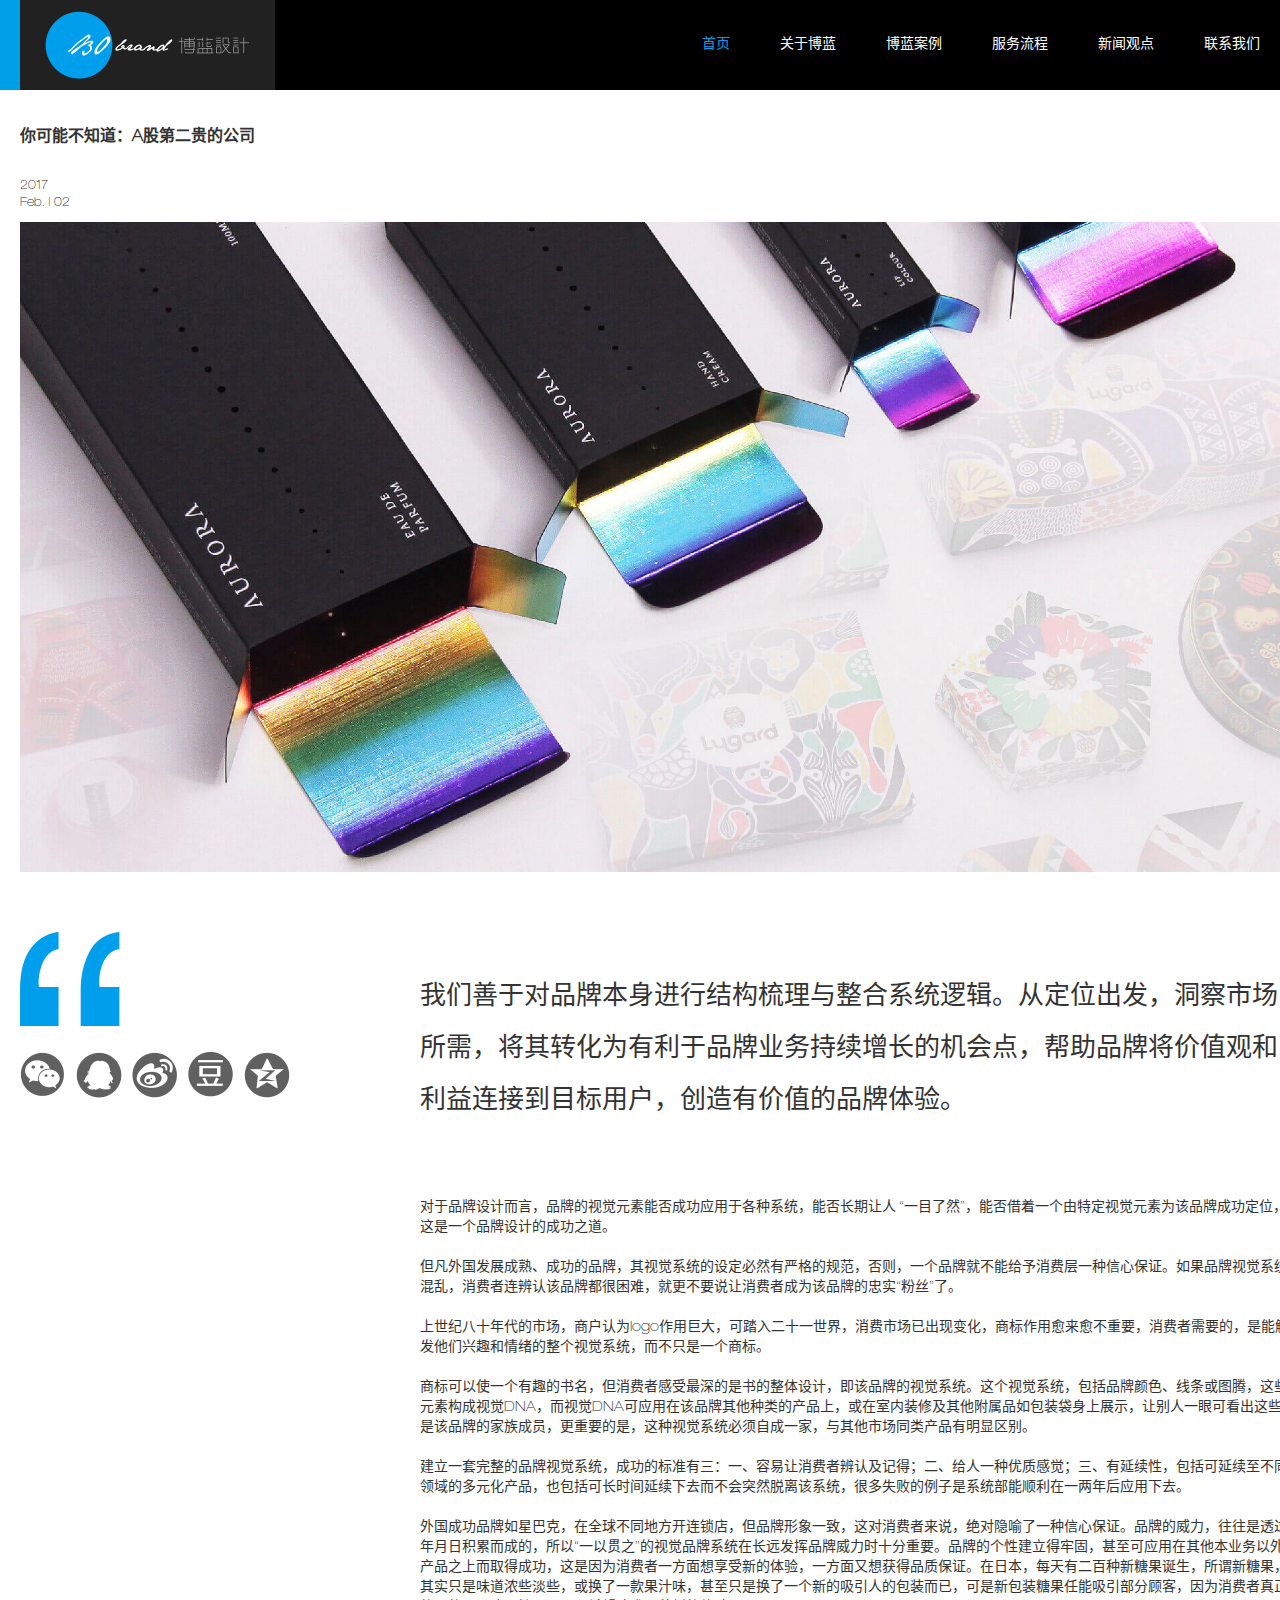
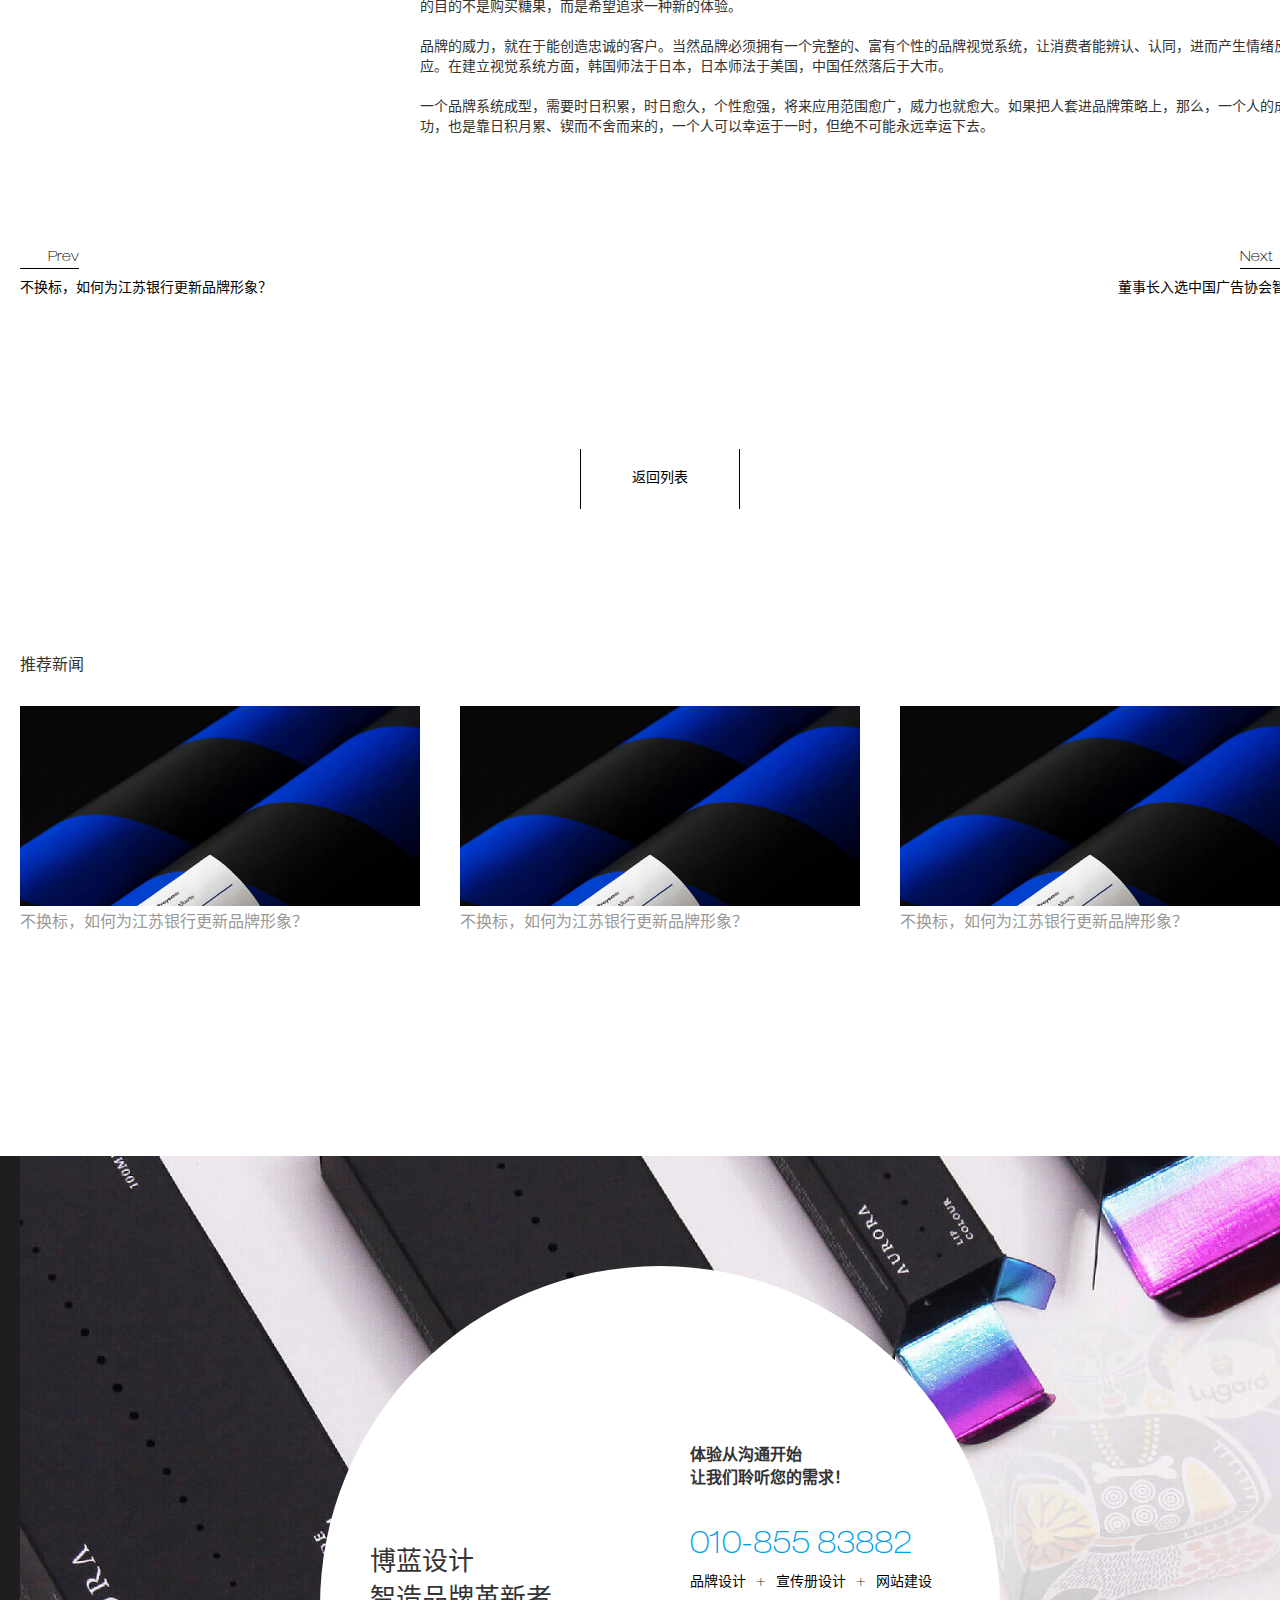
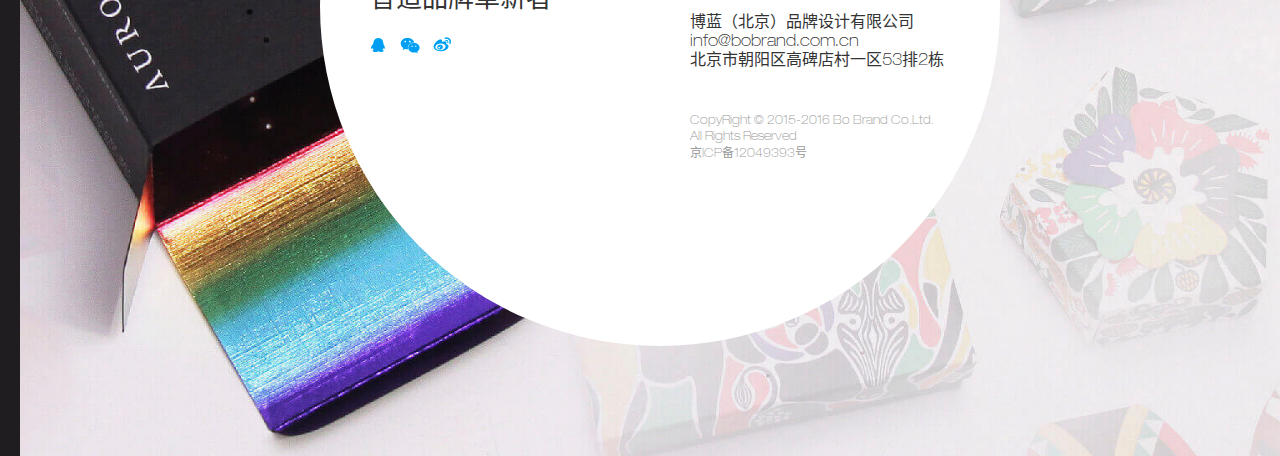
<file: news-detail.html>
<!DOCTYPE html>
<html lang="zh-CN">

<head>
    <meta charset="utf-8">
    <meta http-equiv="X-UA-Compatible" content="IE=edge">
    <meta content="width=device-width, initial-scale=1.0, maximum-scale=1.0,  user-scalable=0;" name="viewport" />
    <meta content="yes" name="apple-mobile-web-app-capable" />
    <meta content="black" name="apple-mobile-web-app-status-bar-style" />
    <meta content="telephone=no" name="format-detection" />
    <!-- 上述3个meta标签*必须*放在最前面，任何其他内容都*必须*跟随其后！ -->
    <title>博蓝-新闻内容页</title>
    <!-- Bootstrap -->
    <link href="css/bootstrap.min.css" rel="stylesheet">
    <!-- HTML5 shim and Respond.js for IE8 support of HTML5 elements and media queries -->
    <!-- WARNING: Respond.js doesn't work if you view the page via file:// -->
    <!--[if lt IE 9]>
    <script type="text/javascript" src="js/html5shiv.min.js"></script>
    <script type="text/javascript" src="js/respond.min.js"></script>
    <![endif]-->
    <link rel="stylesheet" type="text/css" href="css/swiper.min.css" media="all">
    <link rel="stylesheet" type="text/css" href="css/animate.css" media="all">
    <link rel="stylesheet" type="text/css" href="css/common.css" media="all">
    <link rel="stylesheet" type="text/css" href="css/page.css" media="all">
</head>

<body>
    <div class="container bl-container index-container">
        <div class="nav-block"></div>
        <nav class="navbar navbar-default bl-left-tag navDown">
            <!-- Brand and toggle get grouped for better mobile display -->
            <div class="navbar-header">
                <button type="button" class="navbar-toggle collapsed" data-toggle="collapse" data-target="#bs-example-navbar-collapse-1" aria-expanded="false"> <span class="sr-only">Toggle navigation</span> <span class="icon-bar"></span> <span class="icon-bar"></span> <span class="icon-bar"></span> </button>
                <a class="navbar-brand" href="#">博蓝设计</a> </div>
            <!-- Collect the nav links, forms, and other content for toggling -->
            <div class="collapse navbar-collapse " id="bs-example-navbar-collapse-1">
                <ul class="nav navbar-nav pull-right">
                    <li class="active"><a href="index.html">首页</a></li>
                    <li><a href="about.html">关于博蓝</a></li>
                    <li><a href="list.html">博蓝案例</a></li>
                    <li><a href="server.html">服务流程</a></li>
                    <li><a href="news-list.html">新闻观点</a></li>
                    <li><a href="#">联系我们</a></li>
                    <li class="phone-li">
                        <p class="p1">咨询热线</p>
                        <p class="tel">010-855 83882</p>
                        <p class="share">
                            <a href="" class="qq"></a>
                            <a href="" class="wx"></a>
                            <a href="" class="sina"></a>
                        </p>
                    </li>
                </ul>
            </div>
            <!-- /.navbar-collapse -->
            <!-- /.container-fluid -->
        </nav>
        <div class="news-detail">
            <h2>你可能不知道：A股第二贵的公司</h2>
            <p class="date">2017
                <br> Feb. | 02</p>
            <img src="images/i-bg04.jpg" width="100%" alt="" class="topBanner">
            <div class="content">
                <div class="share">
                    <span class="icon"></span>
                    <a href="" class="wx"></a>
                    <a href="" class="qq"></a>
                    <a href="" class="sina"></a>
                    <a href="" class="dou"></a>
                    <a href="" class="qone"></a>
                </div>
                <p class="big">我们善于对品牌本身进行结构梳理与整合系统逻辑。从定位出发，洞察市场所需，将其转化为有利于品牌业务持续增长的机会点，帮助品牌将价值观和利益连接到目标用户，创造有价值的品牌体验。</p>
                <p>对于品牌设计而言，品牌的视觉元素能否成功应用于各种系统，能否长期让人 “一目了然”，能否借着一个由特定视觉元素为该品牌成功定位，这是一个品牌设计的成功之道。
                    <br>
                    <br> 但凡外国发展成熟、成功的品牌，其视觉系统的设定必然有严格的规范，否则，一个品牌就不能给予消费层一种信心保证。如果品牌视觉系统混乱，消费者连辨认该品牌都很困难，就更不要说让消费者成为该品牌的忠实“粉丝”了。
                    <br>
                    <br> 上世纪八十年代的市场，商户认为logo作用巨大，可踏入二十一世界，消费市场已出现变化，商标作用愈来愈不重要，消费者需要的，是能触发他们兴趣和情绪的整个视觉系统，而不只是一个商标。
                    <br>
                    <br> 商标可以使一个有趣的书名，但消费者感受最深的是书的整体设计，即该品牌的视觉系统。这个视觉系统，包括品牌颜色、线条或图腾，这些元素构成视觉DNA，而视觉DNA可应用在该品牌其他种类的产品上，或在室内装修及其他附属品如包装袋身上展示，让别人一眼可看出这些都是该品牌的家族成员，更重要的是，这种视觉系统必须自成一家，与其他市场同类产品有明显区别。
                    <br>
                    <br> 建立一套完整的品牌视觉系统，成功的标准有三：一、容易让消费者辨认及记得；二、给人一种优质感觉；三、有延续性，包括可延续至不同领域的多元化产品，也包括可长时间延续下去而不会突然脱离该系统，很多失败的例子是系统部能顺利在一两年后应用下去。
                    <br>
                    <br> 外国成功品牌如星巴克，在全球不同地方开连锁店，但品牌形象一致，这对消费者来说，绝对隐喻了一种信心保证。品牌的威力，往往是透过年月日积累而成的，所以“一以贯之”的视觉品牌系统在长远发挥品牌威力时十分重要。品牌的个性建立得牢固，甚至可应用在其他本业务以外的产品之上而取得成功，这是因为消费者一方面想享受新的体验，一方面又想获得品质保证。在日本，每天有二百种新糖果诞生，所谓新糖果，其实只是味道浓些淡些，或换了一款果汁味，甚至只是换了一个新的吸引人的包装而已，可是新包装糖果任能吸引部分顾客，因为消费者真正的目的不是购买糖果，而是希望追求一种新的体验。
                    <br>
                    <br> 品牌的威力，就在于能创造忠诚的客户。当然品牌必须拥有一个完整的、富有个性的品牌视觉系统，让消费者能辨认、认同，进而产生情绪反应。在建立视觉系统方面，韩国师法于日本，日本师法于美国，中国任然落后于大市。
                    <br>
                    <br> 一个品牌系统成型，需要时日积累，时日愈久，个性愈强，将来应用范围愈广，威力也就愈大。如果把人套进品牌策略上，那么，一个人的成功，也是靠日积月累、锲而不舍而来的，一个人可以幸运于一时，但绝不可能永远幸运下去。
                </p>
            </div>
            <div class="other clearfix">
                <a href="" class="prev pull-left"><span>Prev</span><br>不换标，如何为江苏银行更新品牌形象？</a>
                <a href="" class="next pull-right"><span>Next</span><br>董事长入选中国广告协会智库</a>
            </div>
            <a href="" class="return more-ani">返回列表</a>

            <div class="rmd-list">
                <h3>推荐新闻</h3>
                <ul class="list-unstyled clearfix">
                    <li><a href="">
                        <span class="img"><img src="images/s-img01.jpg" width="100%" alt=""></span>
                        <h4>不换标，如何为江苏银行更新品牌形象？ </h4>
                    </a></li>
                    <li><a href="">
                        <span class="img"><img src="images/s-img01.jpg" width="100%" alt=""></span>
                        <h4>不换标，如何为江苏银行更新品牌形象？ </h4>
                    </a></li>
                    <li><a href="">
                        <span class="img"><img src="images/s-img01.jpg" width="100%" alt=""></span>
                        <h4>不换标，如何为江苏银行更新品牌形象？ </h4>
                    </a></li>
                </ul>
            </div>
        </div>
    </div>
    <div class="footer">
        <div class="footer-wrap">
            <div class="footer-content">
                <div class="left pull-left">
                    <h3>博蓝设计<br>智造品牌革新者</h3>
                    <div class="share">
                        <a href="" class="qq"></a>
                        <a href="" class="wx"></a>
                        <a href="" class="sina"></a>
                    </div>
                </div>
                <div class="right pull-right">
                    <p class="p1"><b>体验从沟通开始<br>让我们聆听您的需求！</b></p>
                    <p class="tel">010-855 83882 </p>
                    <p class="links"><a href="">品牌设计</a>+<a href=""> 宣传册设计</a>+<a href="">网站建设</a></p>
                    <p class="name">博蓝（北京）品牌设计有限公司</p>
                    <p class="email">info@bobrand.com.cn</p>
                    <p class="addr">北京市朝阳区高碑店村一区53排2栋</p>
                    <p class="copy">CopyRight © 2015-2016 Bo Brand Co.Ltd.
                        <br>All Rights Reserved
                        <br>京ICP备12049393号</p>
                </div>
            </div>
        </div>
        <div class="footer-friends">
            <span>北京VI设计公司</span>
            <span>北京标志设计</span>
            <span>北京LOGO设计</span>
            <span>VI设计公司</span>
            <span>北京画册设计</span>
            <span>北京商标设计</span>
            <span>品牌策划</span>
            <span>包装设计</span>
            <span>展示设计</span>
            <span>专卖店设计</span>
            <span>广告设计</span>
            <span>平面设计</span>
            <span>企业形象设计</span>
            <span>网站设计</span>
            <span>北京网站设计公司</span>
            <span>网站建设</span>
            <span>导视设计</span>
        </div>
    </div>
    <script type="text/javascript" src="js/jquery-1.11.2.min.js"></script>
    <script type="text/javascript" src="js/bootstrap.min.js"></script>
    <script type="text/javascript" src="js/jquery.mousewheel.min.js"></script>
    <script type="text/javascript" src="js/common.js"></script>
    <script type="text/javascript" src="js/page.js"></script>
</body>

</html>
</file>
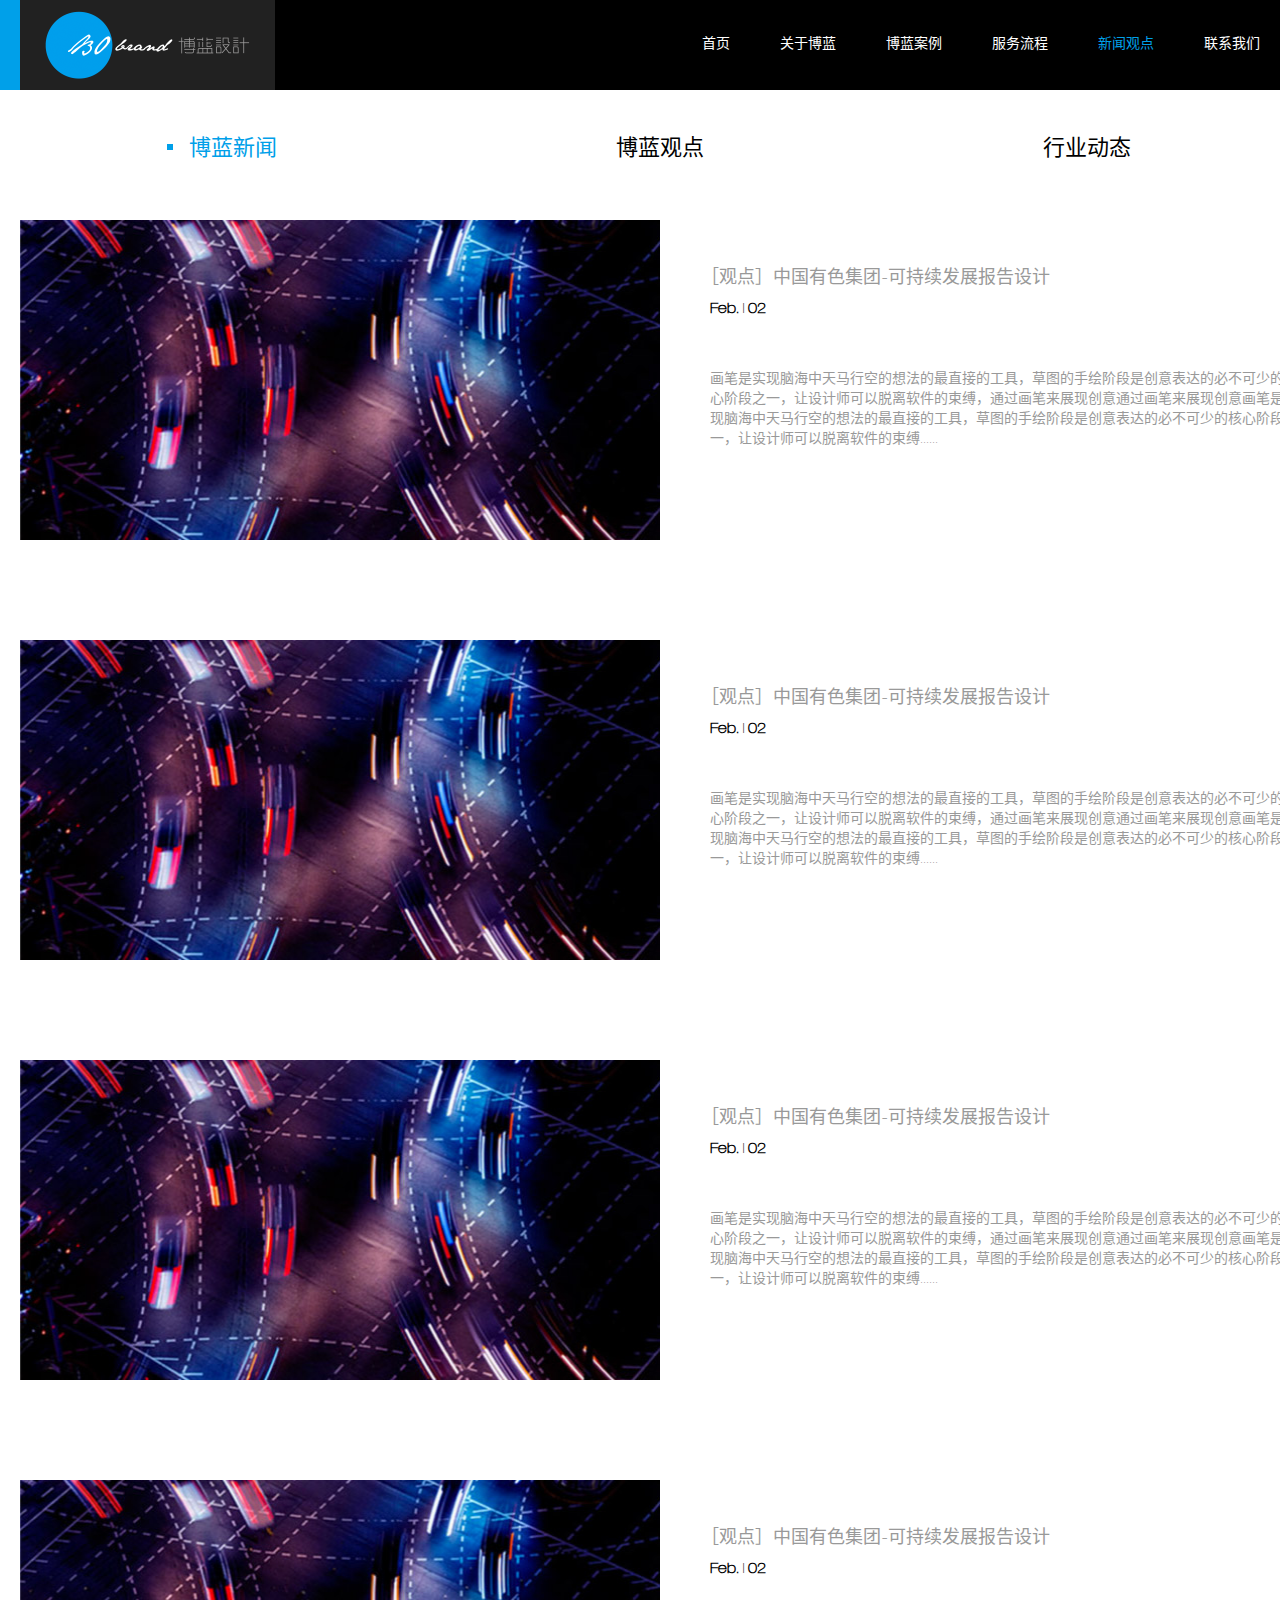
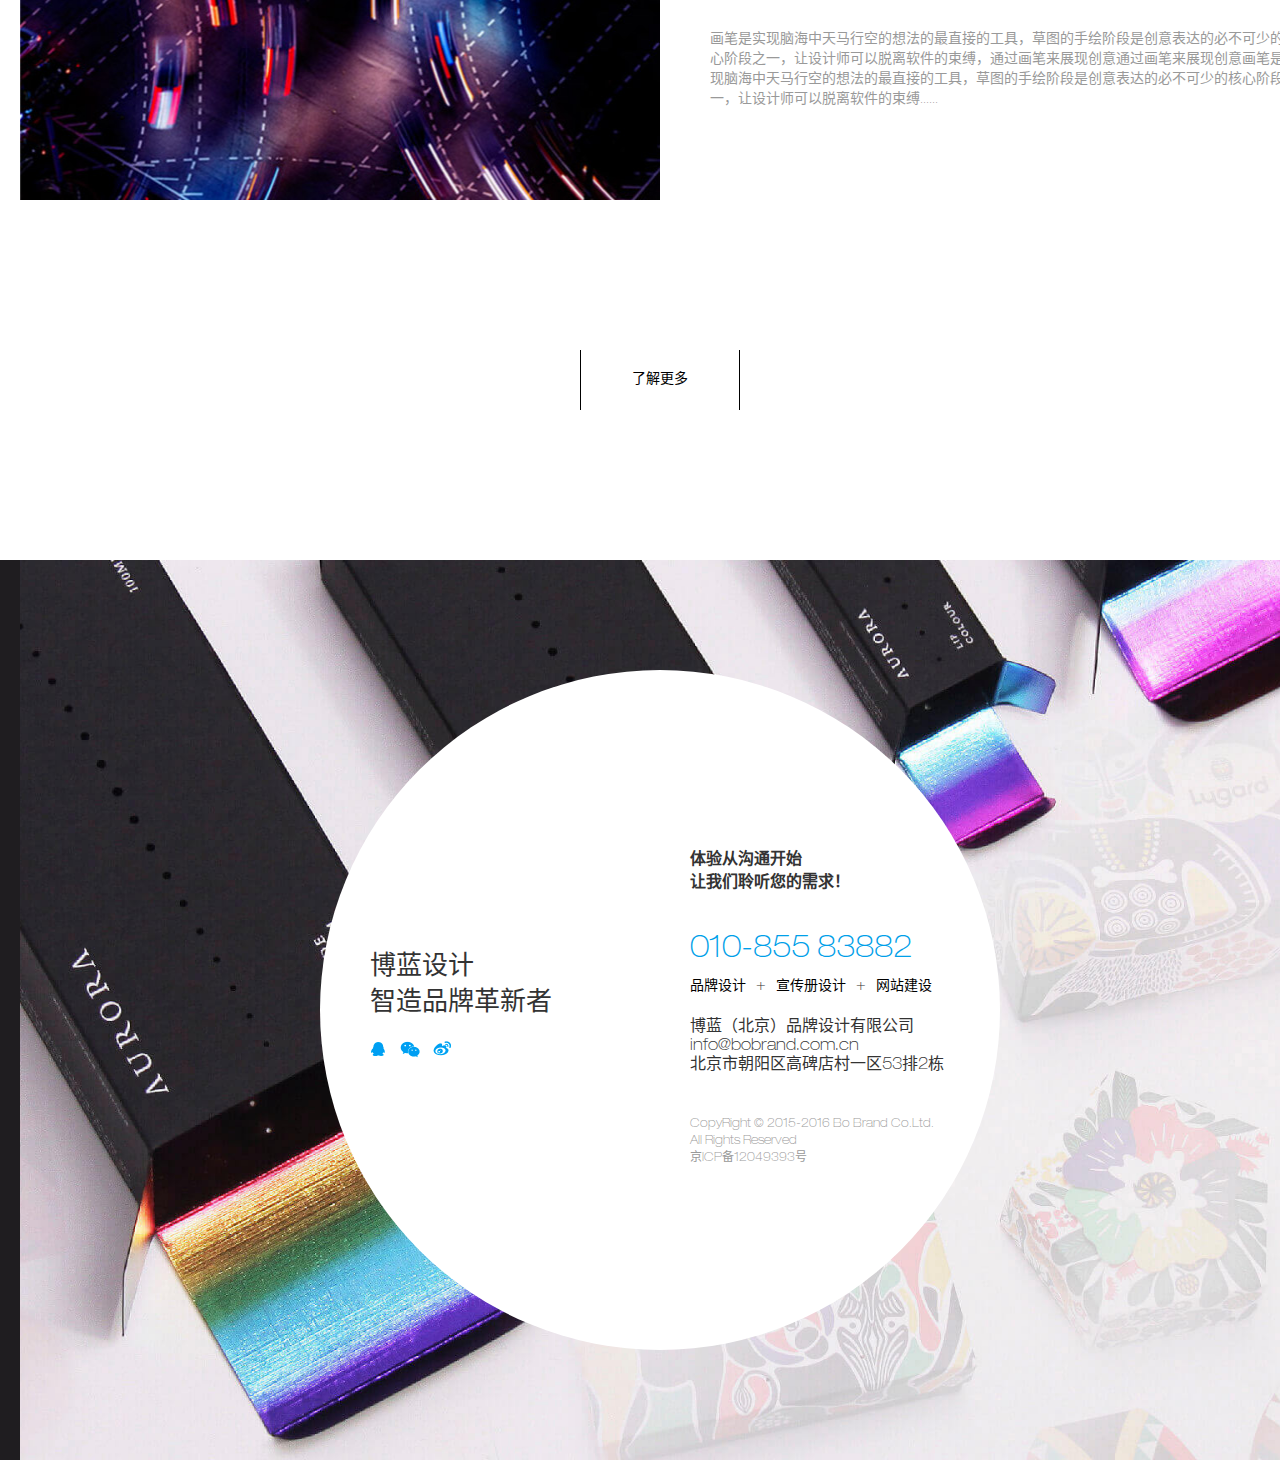
<file: news-list.html>
<!DOCTYPE html>
<html lang="zh-CN">

<head>
    <meta charset="utf-8">
    <meta http-equiv="X-UA-Compatible" content="IE=edge">
    <meta content="width=device-width, initial-scale=1.0, maximum-scale=1.0,  user-scalable=0;" name="viewport" />
    <meta content="yes" name="apple-mobile-web-app-capable" />
    <meta content="black" name="apple-mobile-web-app-status-bar-style" />
    <meta content="telephone=no" name="format-detection" />
    <!-- 上述3个meta标签*必须*放在最前面，任何其他内容都*必须*跟随其后！ -->
    <title>博蓝-新闻列表</title>
    <!-- Bootstrap -->
    <link href="css/bootstrap.min.css" rel="stylesheet">
    <!-- HTML5 shim and Respond.js for IE8 support of HTML5 elements and media queries -->
    <!-- WARNING: Respond.js doesn't work if you view the page via file:// -->
    <!--[if lt IE 9]>
    <script type="text/javascript" src="js/html5shiv.min.js"></script>
    <script type="text/javascript" src="js/respond.min.js"></script>
    <![endif]-->
    <link rel="stylesheet" type="text/css" href="css/swiper.min.css" media="all">
    <link rel="stylesheet" type="text/css" href="css/animate.css" media="all">
    <link rel="stylesheet" type="text/css" href="css/common.css" media="all">
    <link rel="stylesheet" type="text/css" href="css/page.css" media="all">
</head>

<body>
    <div class="container bl-container index-container">
        <div class="nav-block"></div>
        <nav class="navbar navbar-default bl-left-tag navDown">
            <!-- Brand and toggle get grouped for better mobile display -->
            <div class="navbar-header">
                <button type="button" class="navbar-toggle collapsed" data-toggle="collapse" data-target="#bs-example-navbar-collapse-1" aria-expanded="false"> <span class="sr-only">Toggle navigation</span> <span class="icon-bar"></span> <span class="icon-bar"></span> <span class="icon-bar"></span> </button>
                <a class="navbar-brand" href="#">博蓝设计</a> </div>
            <!-- Collect the nav links, forms, and other content for toggling -->
            <div class="collapse navbar-collapse " id="bs-example-navbar-collapse-1">
                <ul class="nav navbar-nav pull-right">
                    <li><a href="index.html">首页</a></li>
                    <li><a href="about.html">关于博蓝</a></li>
                    <li><a href="list.html">博蓝案例</a></li>
                    <li><a href="server.html">服务流程</a></li>
                    <li class="active"><a href="news-list.html">新闻观点</a></li>
                    <li><a href="#">联系我们</a></li>
                    <li class="phone-li">
                        <p class="p1">咨询热线</p>
                        <p class="tel">010-855 83882</p>
                        <p class="share">
                            <a href="" class="qq"></a>
                            <a href="" class="wx"></a>
                            <a href="" class="sina"></a>
                        </p>
                    </li>
                </ul>
            </div>
            <!-- /.navbar-collapse -->
            <!-- /.container-fluid -->
        </nav>
        <div class="news-list-tab">
            <ul class="clearfix list-unstyled">
                <li class="active"><a href="">博蓝新闻</a></li>
                <li><a href="">博蓝观点</a></li>
                <li><a href="">行业动态</a></li>
            </ul>
        </div>
        <div class="news-list">
            <ul class="list-unstyled">
                <li>
                    <a href="" class="clearfix">
                        <img src="images/i-img02.jpg" width="640" height="320" alt="">
                        <div class="text">
                            <h3>［观点］中国有色集团-可持续发展报告设计 </h3>
                            <div class="date"><b>Feb.</b> | <b>02</b></div>
                            <p class="con">画笔是实现脑海中天马行空的想法的最直接的工具，草图的手绘阶段是创意表达的必不可少的核心阶段之一，让设计师可以脱离软件的束缚，通过画笔来展现创意通过画笔来展现创意画笔是实现脑海中天马行空的想法的最直接的工具，草图的手绘阶段是创意表达的必不可少的核心阶段之一，让设计师可以脱离软件的束缚......</p>
                        </div>
                    </a>
                </li>
                <li>
                    <a href="" class="clearfix">
                        <img src="images/i-img02.jpg" width="640" height="320" alt="">
                        <div class="text">
                            <h3>［观点］中国有色集团-可持续发展报告设计 </h3>
                            <div class="date"><b>Feb.</b> | <b>02</b></div>
                            <p class="con">画笔是实现脑海中天马行空的想法的最直接的工具，草图的手绘阶段是创意表达的必不可少的核心阶段之一，让设计师可以脱离软件的束缚，通过画笔来展现创意通过画笔来展现创意画笔是实现脑海中天马行空的想法的最直接的工具，草图的手绘阶段是创意表达的必不可少的核心阶段之一，让设计师可以脱离软件的束缚......</p>
                        </div>
                    </a>
                </li>
                <li>
                    <a href="" class="clearfix">
                        <img src="images/i-img02.jpg" width="640" height="320" alt="">
                        <div class="text">
                            <h3>［观点］中国有色集团-可持续发展报告设计 </h3>
                            <div class="date"><b>Feb.</b> | <b>02</b></div>
                            <p class="con">画笔是实现脑海中天马行空的想法的最直接的工具，草图的手绘阶段是创意表达的必不可少的核心阶段之一，让设计师可以脱离软件的束缚，通过画笔来展现创意通过画笔来展现创意画笔是实现脑海中天马行空的想法的最直接的工具，草图的手绘阶段是创意表达的必不可少的核心阶段之一，让设计师可以脱离软件的束缚......</p>
                        </div>
                    </a>
                </li>
                <li>
                    <a href="" class="clearfix">
                        <img src="images/i-img02.jpg" width="640" height="320" alt="">
                        <div class="text">
                            <h3>［观点］中国有色集团-可持续发展报告设计 </h3>
                            <div class="date"><b>Feb.</b> | <b>02</b></div>
                            <p class="con">画笔是实现脑海中天马行空的想法的最直接的工具，草图的手绘阶段是创意表达的必不可少的核心阶段之一，让设计师可以脱离软件的束缚，通过画笔来展现创意通过画笔来展现创意画笔是实现脑海中天马行空的想法的最直接的工具，草图的手绘阶段是创意表达的必不可少的核心阶段之一，让设计师可以脱离软件的束缚......</p>
                        </div>
                    </a>
                </li>
            </ul>
            <a href="" class="more more-ani">了解更多</a>
        </div>
    </div>
    <div class="footer">
        <div class="footer-wrap">
            <div class="footer-content">
                <div class="left pull-left">
                    <h3>博蓝设计<br>智造品牌革新者</h3>
                    <div class="share">
                        <a href="" class="qq"></a>
                        <a href="" class="wx"></a>
                        <a href="" class="sina"></a>
                    </div>
                </div>
                <div class="right pull-right">
                    <p class="p1"><b>体验从沟通开始<br>让我们聆听您的需求！</b></p>
                    <p class="tel">010-855 83882 </p>
                    <p class="links"><a href="">品牌设计</a>+<a href=""> 宣传册设计</a>+<a href="">网站建设</a></p>
                    <p class="name">博蓝（北京）品牌设计有限公司</p>
                    <p class="email">info@bobrand.com.cn</p>
                    <p class="addr">北京市朝阳区高碑店村一区53排2栋</p>
                    <p class="copy">CopyRight © 2015-2016 Bo Brand Co.Ltd.
                        <br>All Rights Reserved
                        <br>京ICP备12049393号</p>
                </div>
            </div>
        </div>
        <div class="footer-friends">
            <span>北京VI设计公司</span>
            <span>北京标志设计</span>
            <span>北京LOGO设计</span>
            <span>VI设计公司</span>
            <span>北京画册设计</span>
            <span>北京商标设计</span>
            <span>品牌策划</span>
            <span>包装设计</span>
            <span>展示设计</span>
            <span>专卖店设计</span>
            <span>广告设计</span>
            <span>平面设计</span>
            <span>企业形象设计</span>
            <span>网站设计</span>
            <span>北京网站设计公司</span>
            <span>网站建设</span>
            <span>导视设计</span>
        </div>
    </div>
    <script type="text/javascript" src="js/jquery-1.11.2.min.js"></script>
    <script type="text/javascript" src="js/bootstrap.min.js"></script>
    <script type="text/javascript" src="js/jquery.mousewheel.min.js"></script>
    <script type="text/javascript" src="js/common.js"></script>
    <script type="text/javascript" src="js/page.js"></script>
</body>

</html>
</file>
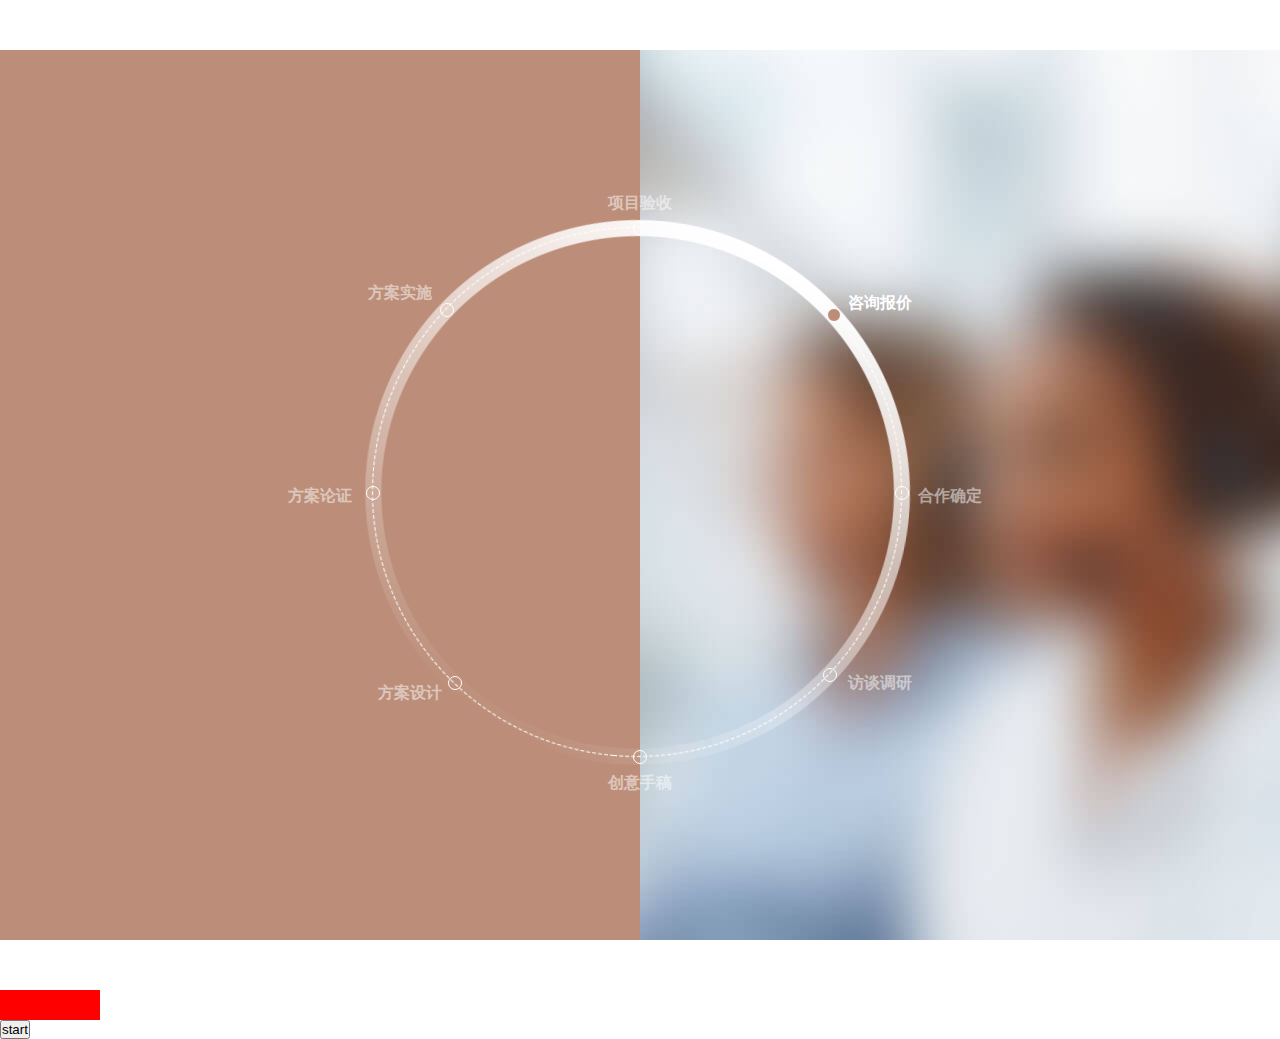
<file: rotate.html>
<!DOCTYPE html>
<html lang="en">
<head>
	<meta charset="UTF-8">
	<title>Document</title>
	<style>
		*{padding: 0;margin: 0;}
		.rotate{width: 1280px;height: 890px;margin: 50px auto;position: relative;overflow: hidden;}
		.rotate .left{position: absolute;z-index:1;left: -100%;right: 50%;top: -100%;bottom: -100%;transform-origin: center right;}
		.rotate .right{position: absolute;z-index:2;right: -100%;left: 50%;top:-100%;bottom: -100%;transform-origin: center left;}
		.rotate .num{text-align: justify;position: absolute;white-space: nowrap;z-index: 5;top: 20px;left: 20px;font-size: 18px;color: #fff;font-weight: bold;padding-top: 12px;}
		.rotate .num:before{position: absolute;top: 0;top: 0;width: 100%;height: 4px;background: #FFF;content: '';}
		.rotate .r-item{position: absolute;top: 0;right: 0;bottom: 0;left: 0;width: 100%;height: 100%;visibility:hidden;}
		.rotate .r-item-l{position: relative;float: left;width: 50%;height: 100%;}
		.rotate .r-item-r{position: relative;float: right;width: 50%;height: 100%;}
	
		.rotate .r-item-1{visibility: visible}
		.rotate .r-item-1 .r-item-r{background:url(images/r-01.jpg) center center no-repeat;}
		.rotate .r-item-1,
		.rotate .r-item-1 .r-item-l{background: #bc8e79;}
		.rotate .r-item-2 .r-item-l{background:url(images/r-02.jpg) center center no-repeat;}
		.rotate .r-item-2,
		.rotate .r-item-2 .r-item-r{background: #010101;}
		.rotate .r-item-3 .r-item-r{background:url(images/r-03.jpg) center center no-repeat;}
		.rotate .r-item-3,
		.rotate .r-item-3 .r-item-l{background: #009fec;}
		.rotate .r-item-4 .r-item-l{background:url(images/r-04.jpg) center center no-repeat;}
		.rotate .r-item-4,
		.rotate .r-item-4 .r-item-r{background: #576379;}
		.rotate .r-item-5 .r-item-r{background:url(images/r-05.jpg) center center no-repeat;}
		.rotate .r-item-5,
		.rotate .r-item-5 .r-item-l{background: #9dd2ab;}
		.rotate .r-item-6 .r-item-l{background:url(images/r-06.jpg) center center no-repeat;}
		.rotate .r-item-6,
		.rotate .r-item-6 .r-item-r{background: #27273f;}
		.rotate .r-item-7 .r-item-r{background:url(images/r-07.jpg) center center no-repeat;}
		.rotate .r-item-7,
		.rotate .r-item-7 .r-item-l{background: #2f4628;}
		.rotate .r-item-8 .r-item-l{background:url(images/r-08.jpg) center center no-repeat;}
		.rotate .r-item-8,
		.rotate .r-item-8 .r-item-r{background: #ff6233;}

		.rotate .circle{position: absolute;left: 50%;top:50%;margin:-275px 0 0 -275px;z-index: 5;width: 545px;height: 545px; }
		.rotate .circle .bg{position: absolute;z-index: 1;top: 0;right: 0;bottom: 0;left: 0;background:url(images/r-circle.png) center center no-repeat;}
		.rotate .big{color: #fff;font-size: 90px;width: 5em;height: 1em;line-height: 1em;position: absolute;left: 50%;top: 50%;text-align: center;margin: -0.5em 0 0 -2.5em;}
		.rotate .circle .icon,
		.rotate .circle .name{position: absolute;z-index: 2;top: 50%;left: 50%;width: 14px;height: 14px;border-radius: 100%;border: 1px solid #fff;-webkit-box-sizing: border-box; -moz-box-sizing: border-box; box-sizing: border-box;-webkit-transition: all .3s;
		-o-transition: all .3s;
		transition: all .3s;}
		.rotate .circle .name{width: auto;opacity: 0.5; filter: alpha(opacity=50);white-space: nowrap;color: #fff;font-weight: bold;border: none;font-size: 16px;}
		.rotate .circle .name.active{opacity: 1; filter: alpha(opacity=100);}
		.rotate .circle .icon.active{background: #bc8e79;border-color: #bc8e79;}
		.rotate .circle .icon-1{margin: -185px 0 0 189px;}
		.rotate .circle .icon-2{margin: -7px 0 0 257px;}
		.rotate .circle .icon-3{margin: 175px 0 0 185px;}
		.rotate .circle .icon-4{margin: 257px 0 0 -5px;}
		.rotate .circle .icon-5{margin: 183px 0 0 -190px;}
		.rotate .circle .icon-6{margin: -7px 0 0 -272px;}
		.rotate .circle .icon-7{margin: -190px 0 0 -198px;}
		.rotate .circle .icon-8{margin: -272px 0 0 -5px;}
		.rotate .circle .name-1{margin: -200px 0 0 210px;}
		.rotate .circle .name-2{margin: -7px 0 0 280px;}
		.rotate .circle .name-3{margin: 180px 0 0 210px;}
		.rotate .circle .name-4{margin: 280px 0 0 -30px;}
		.rotate .circle .name-5{margin: 190px 0 0 -260px;}
		.rotate .circle .name-6{margin: -7px 0 0 -350px;}
		.rotate .circle .name-7{margin: -210px 0 0 -270px;}
		.rotate .circle .name-8{margin: -300px 0 0 -30px;}

		.layer{width: 100px;height: 30px;background: #f00;
/*			-webkit-animation: fade 1s ease-out forwards;
			-o-animation: fade 1s ease-out forwards;
			animation: fade 1s ease-out forwards;*/
		}
		@-webkit-keyframes fade {
			0% {  opacity: 1;}
			50% { opacity: 0; }
			100%{opacity: 1;}
		}
		@-o-keyframes fade {
			0% {  opacity: 1;}
			50% { opacity: 0; }
			100%{opacity: 1;}
		}
		@-moz-keyframes fade {
			0% {  opacity: 1;}
			50% { opacity: 0; }
			100%{opacity: 1;}
		}
		@keyframes fade {
			0% {  opacity: 1;}
			50% { opacity: 0; }
			100%{opacity: 1;}
		};
	</style>
</head>
<body>
	<div class="rotate">
		<div class="circle">
			<span class="name name-1">咨询报价</span>
			<span class="name name-2">合作确定</span>
			<span class="name name-3">访谈调研</span>
			<span class="name name-4">创意手稿</span>
			<span class="name name-5">方案设计</span>
			<span class="name name-6">方案论证</span>
			<span class="name name-7">方案实施</span>
			<span class="name name-8">项目验收</span>
			<i class="icon icon-1"></i>
			<i class="icon icon-2"></i>
			<i class="icon icon-3"></i>
			<i class="icon icon-4"></i>
			<i class="icon icon-5"></i>
			<i class="icon icon-6"></i>
			<i class="icon icon-7"></i>
			<i class="icon icon-8"></i>
			<span class="big">咨询&nbsp;&nbsp;报价</span>
			<div class="bg"></div>
		</div>
		<div class="num">01</div>
		<div class="left"></div>
		<div class="right"></div>
		<div class="r-item r-item-1">
			<div class="r-item-l"></div>
			<div class="r-item-r"></div>
		</div>
		<div class="r-item r-item-2">
			<div class="r-item-l"></div>
			<div class="r-item-r"></div>
		</div>
		<div class="r-item r-item-3">
			<div class="r-item-l"></div>
			<div class="r-item-r"></div>
		</div>
		<div class="r-item r-item-4">
			<div class="r-item-l"></div>
			<div class="r-item-r"></div>
		</div>
		<div class="r-item r-item-5">
			<div class="r-item-l"></div>
			<div class="r-item-r"></div>
		</div>
		<div class="r-item r-item-6">
			<div class="r-item-l"></div>
			<div class="r-item-r"></div>
		</div>
		<div class="r-item r-item-7">
			<div class="r-item-l"></div>
			<div class="r-item-r"></div>
		</div>
		<div class="r-item r-item-8">
			<div class="r-item-l"></div>
			<div class="r-item-r"></div>
		</div>
	</div>
		<div class="layer"></div>
		<button>start</button>
	<script type="text/javascript" src="js/jquery-1.11.2.min.js"></script>
	<script>

		var rotateBanner = {
			dom:function(){
				var _this = this;
				_this.container = $('.rotate');
				_this.leftCover = _this.container.find('.left');
				_this.rightCover = _this.container.find('.right');
				_this.num = _this.container.find('.num');
				_this.circle = _this.container.find('.circle');
				_this.circleBg = _this.circle.find('.bg');
				_this.bigText = _this.circle.find('.big');
				_this.panels = _this.container.find('.r-item');

				_this.timer = null;
				_this.index = 0;
			},
			circleRotate:function(){
				var _this = this;
				var index = _this.index + 1;
				if($rotate.hasClass('ing')) return;
				// console.log(index);
				var $current = _this.container.find('.r-item-' + index);
				index = index == len ? 0 : index;
				var $next = _this.container.find('.r-item-' + (index + 1));
				var _currentBg = $current.css('backgroundColor');
				var _nextBg = $next.css('backgroundColor');
				var _timer = null;

				$rotate.addClass('ing');

				if(index%2){
					$current.find('.r-item-l').css({
						zIndex:3
					})
					$right.css({
						transitionProperty:'transform',
						transitionDuration:'.5s',
						transitionTimingFunction:'cubic-bezier(.57,.14,.86,.49)',
						transform:'rotate(180deg)',
						zIndex:1
					})
					$left.css({
						background:_nextBg,
						transitionProperty:'transform',
						transitionDuration:'.5s',
						transitionTimingFunction:'cubic-bezier(.57,.14,.86,.49)',
						transform:'rotate(180deg)',
						zIndex:2
					}).bind('transitionend',function(){
						$current.css({
							visibility:'hidden'
						})
						$next.css({
							visibility:'visible'
						})
						$right.css({
							background:_currentBg,
							transitionProperty:'transform',
							transitionDuration:'.5s',
							transitionTimingFunction:'cubic-bezier(.29,.6,.5,.81)',
							transform:'rotate(360deg)'
						})
						_timer = setTimeout(function(){
							$left.removeAttr('style').unbind('transitionend');
							$right.removeAttr('style').unbind('transitionend');
							$current.find('.r-item-l').removeAttr('style');
							$rotate.removeClass('ing');
							clearTimeout(_timer);
							_timer = null;
							index++;
						},500);

					})
					
				}else{
					$current.find('.r-item-r').css({
						zIndex:3
					})
					$right.css({
						background:_nextBg,
						transitionProperty:'transform',
						transitionDuration:'.5s',
						transitionTimingFunction:'cubic-bezier(.57,.14,.86,.49)',
						transform:'rotate(180deg)',
						zIndex:2,
					})

					$left.css({
						transitionProperty:'transform',
						transitionDuration:'.5s',
						transitionTimingFunction:'cubic-bezier(.57,.14,.86,.49)',
						transform:'rotate(180deg)',
						zIndex:1
					}).bind('transitionend',function(){
						$current.css({
							visibility:'hidden'
						})
						$next.css({
							visibility:'visible'
						})
						$left.css({
							background:_currentBg,
							transitionProperty:'transform',
							transitionDuration:'.5s',
							transitionTimingFunction:'cubic-bezier(.29,.6,.5,.81)',
							transform:'rotate(360deg)',
							zIndex:1
						})
						_timer = setTimeout(function(){
							$left.removeAttr('style').unbind('transitionend');
							$right.removeAttr('style').unbind('transitionend');
							$current.find('.r-item-l').removeAttr('style');
							$rotate.removeClass('ing');
							clearTimeout(_timer);
							_timer = null;

							index++;
						},500);
					})

				}



			},
			fadeChange:function(obj,text,startCss,endCss){
				var _this = this;
				if(!obj.length) return ;
				var _timer = null;
				var _startCss = $.extend({transition:'all .4s'},startCss);
				obj.css(_startCss).bind('transitionend',function(){
					obj.css(endCss)
					obj.html(text);
					_timer = setTimeout(function(){
						console.log('fadeChange');
						obj.removeAttr('style').unbind('transitionend');
						clearTimeout(_timer);
						_timer = null;
					},400)
				})
			},
			start:function(){
				var _this = this;
				var _rotate = _this.rotate || 0;
				var _index = _this.index || 0;
				var _len = _this.panels.length;
				var _between = parseInt(360/_len);

				//初始化
				if( (_rotate == 0) && (_index == 0)){
					change();
				}
				function change(){
					_index = _index == _len ? 0 : _index;
					var _color = _this.container.find('.r-item-' + (_index + 1)).css('backgroundColor');
					_this.circle.find('.icon-'+(_index + 1)).css({
						backgroundColor:_color
					}).siblings('.icon').css({
						backgroundColor:'transparent'
					});

					_this.currentName = _this.circle.find('.name-'+(_index + 1));
					_this.currentName.addClass('active').siblings('.name').removeClass('active');

					var _name = _this.currentName.text();
					_name = _name.substr(0,2) + '&nbsp;&nbsp;' +_name.substr(2);
					console.log(_name);



					_this.fadeChange(_this.bigText,_name,{opacity:0},{opacity:1})
					_this.fadeChange(_this.num,'0' + (_index + 1),{opacity:0,width:0},{opacity:1,width:'20px'})


					// _this.bigText.html(_name);
				}
				_this.timer = setInterval(function(){
					// console.log(_rotate);
					_rotate++;
					_this.circleBg.css({
						transform:'rotate(' + _rotate + 'deg)'
					})
					_index = Math.floor(_rotate/_between);


					if(_rotate%_between == 0){
						change();
						_this.circleRotate();
					}


					_index >= _len && (_rotate = 0);
					_this.index = _index;
					_this.rotate = _rotate;

				},150)

			},
			stop:function(){
				var _this = this;
				clearInterval(_this.timer);
				_this.timer=null;
			},
			bind:function(){
				var _this = this;

				_this.container.hover(function(){
					_this.stop();
				},function(){
					_this.start();
				});
			},
			init:function(){
				var _this = this;
				_this.dom();
				_this.bind();
				_this.start();
			}
		}
		rotateBanner.init();


		var $rotate = $('.rotate');
		var $left = $rotate.find('.left');
		var $right = $rotate.find('.right');
		var len = $rotate.find('.r-item').length;
		var index = 1;


		$('button').bind('click',function(){
			$('.layer').css({
				animation:'fade 1s ease-in-out'
			})
		$('.layer').bind('animationend',function(){
			$(this).attr('style','')
			$(this).unbind('animationend');
		});
			// if($rotate.hasClass('ing')) return;
			// var $current = $('.rotate .r-item-' + index);
			// index = index == len ? 0 : index;
			// var $next = $('.rotate .r-item-' + (index + 1));
			// // console.log(index);
			// var _currentBg = $current.css('backgroundColor');
			// var _nextBg = $next.css('backgroundColor');
			// var _timer = null;

			// $rotate.addClass('ing');
			// if(index%2){
			// 	$current.find('.r-item-l').css({
			// 		zIndex:3
			// 	})
			// 	$right.css({
			// 		transitionProperty:'transform',
			// 		transitionDuration:'.5s',
			// 		transitionTimingFunction:'cubic-bezier(.57,.14,.86,.49)',
			// 		transform:'rotate(180deg)',
			// 		zIndex:1
			// 	})
			// 	$left.css({
			// 		background:_nextBg,
			// 		transitionProperty:'transform',
			// 		transitionDuration:'.5s',
			// 		transitionTimingFunction:'cubic-bezier(.57,.14,.86,.49)',
			// 		transform:'rotate(180deg)',
			// 		zIndex:2
			// 	}).bind('transitionend',function(){
			// 		$current.css({
			// 			visibility:'hidden'
			// 		})
			// 		$next.css({
			// 			visibility:'visible'
			// 		})
			// 		$right.css({
			// 			background:_currentBg,
			// 			transitionProperty:'transform',
			// 			transitionDuration:'.5s',
			// 			transitionTimingFunction:'cubic-bezier(.29,.6,.5,.81)',
			// 			transform:'rotate(360deg)'
			// 		})
			// 		_timer = setTimeout(function(){
			// 			$left.removeAttr('style').unbind('transitionend');
			// 			$right.removeAttr('style').unbind('transitionend');
			// 			$current.find('.r-item-l').removeAttr('style');
			// 			$rotate.removeClass('ing');
			// 			clearTimeout(_timer);
			// 			_timer = null;
			// 			index++;
			// 		},500);

			// 	})
				
			// }else{
			// 	$current.find('.r-item-r').css({
			// 		zIndex:3
			// 	})
			// 	$right.css({
			// 		background:_nextBg,
			// 		transitionProperty:'transform',
			// 		transitionDuration:'.5s',
			// 		transitionTimingFunction:'cubic-bezier(.57,.14,.86,.49)',
			// 		transform:'rotate(180deg)',
			// 		zIndex:2,
			// 	})

			// 	$left.css({
			// 		transitionProperty:'transform',
			// 		transitionDuration:'.5s',
			// 		transitionTimingFunction:'cubic-bezier(.57,.14,.86,.49)',
			// 		transform:'rotate(180deg)',
			// 		zIndex:1
			// 	}).bind('transitionend',function(){
			// 		$current.css({
			// 			visibility:'hidden'
			// 		})
			// 		$next.css({
			// 			visibility:'visible'
			// 		})
			// 		$left.css({
			// 			background:_currentBg,
			// 			transitionProperty:'transform',
			// 			transitionDuration:'.5s',
			// 			transitionTimingFunction:'cubic-bezier(.29,.6,.5,.81)',
			// 			transform:'rotate(360deg)',
			// 			zIndex:1
			// 		})
			// 		setTimeout(function(){
			// 			$left.removeAttr('style').unbind('transitionend');
			// 			$right.removeAttr('style').unbind('transitionend');
			// 			$current.find('.r-item-l').removeAttr('style');
			// 			$rotate.removeClass('ing');
			// 			clearTimeout(_timer);
			// 			_timer = null;

			// 			index++;
			// 		},500);
			// 	})

			// }

		});
	</script>
</body>
</html>
</file>
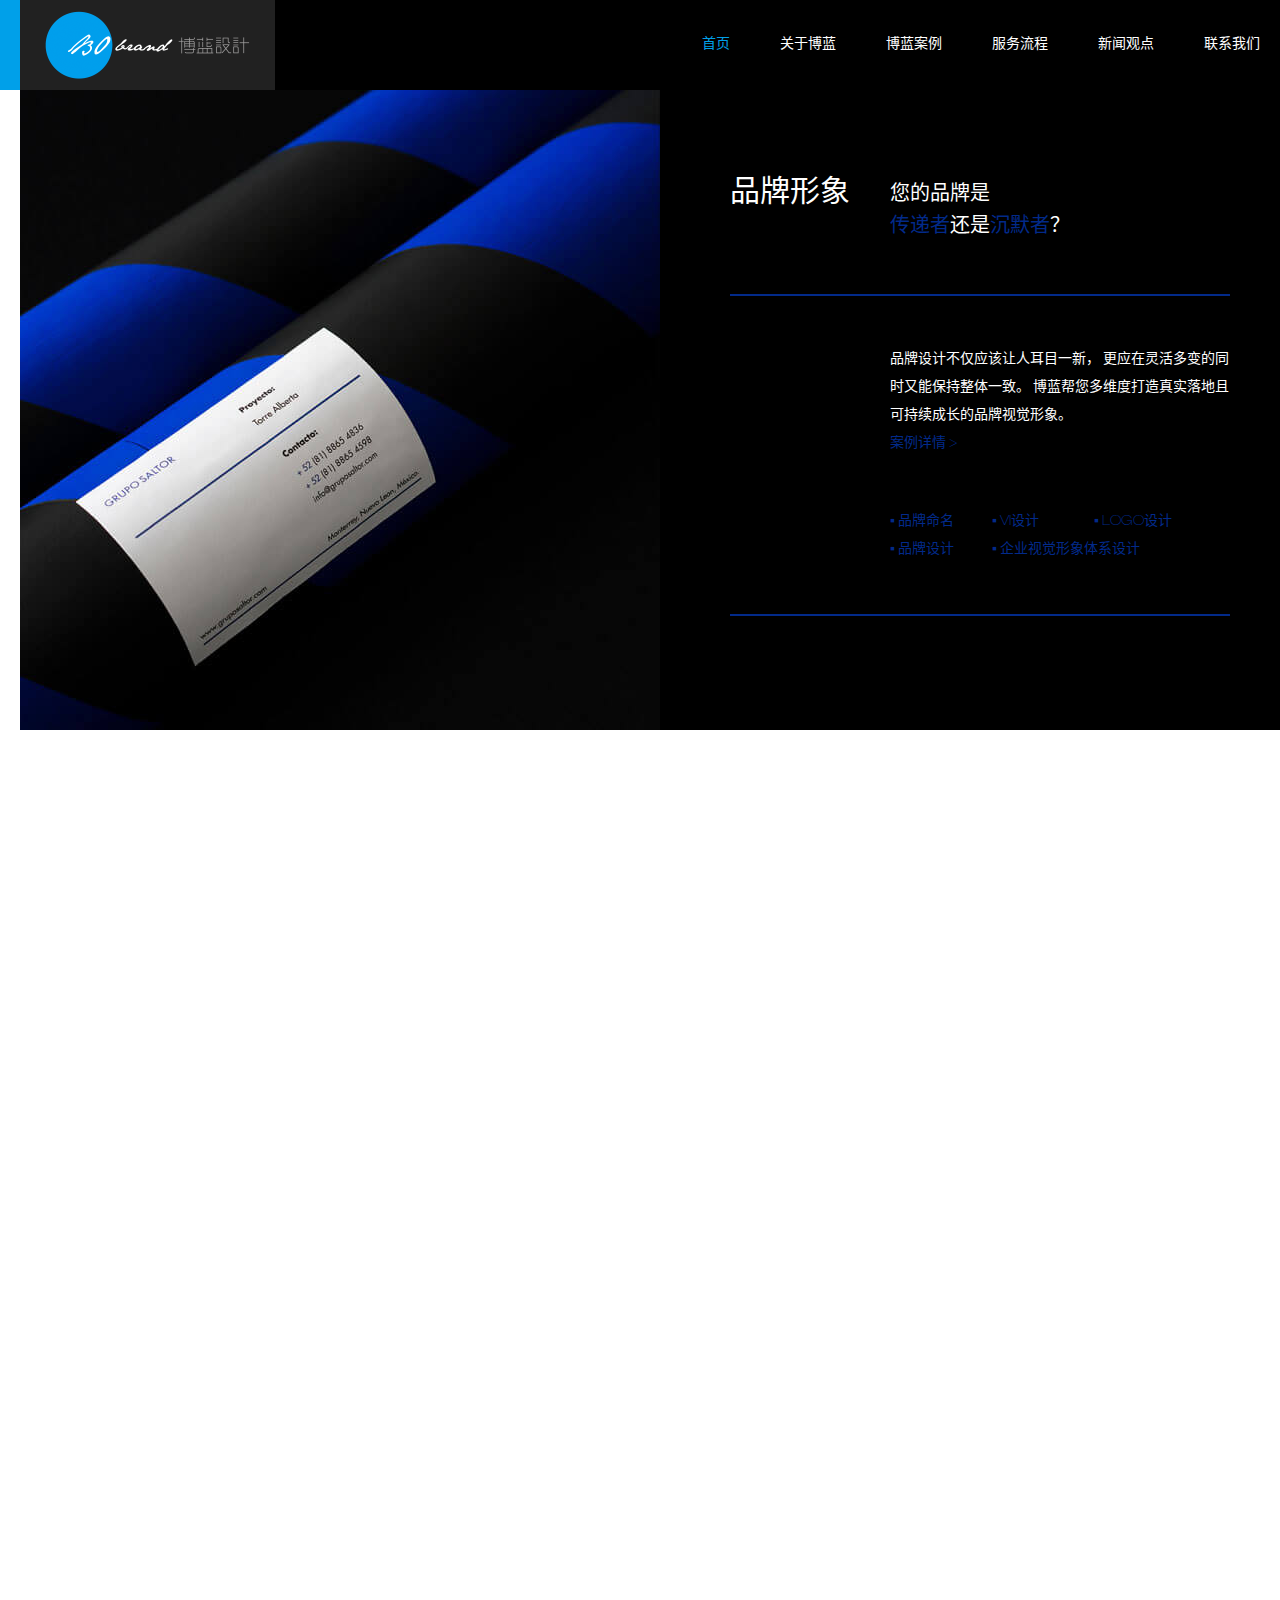
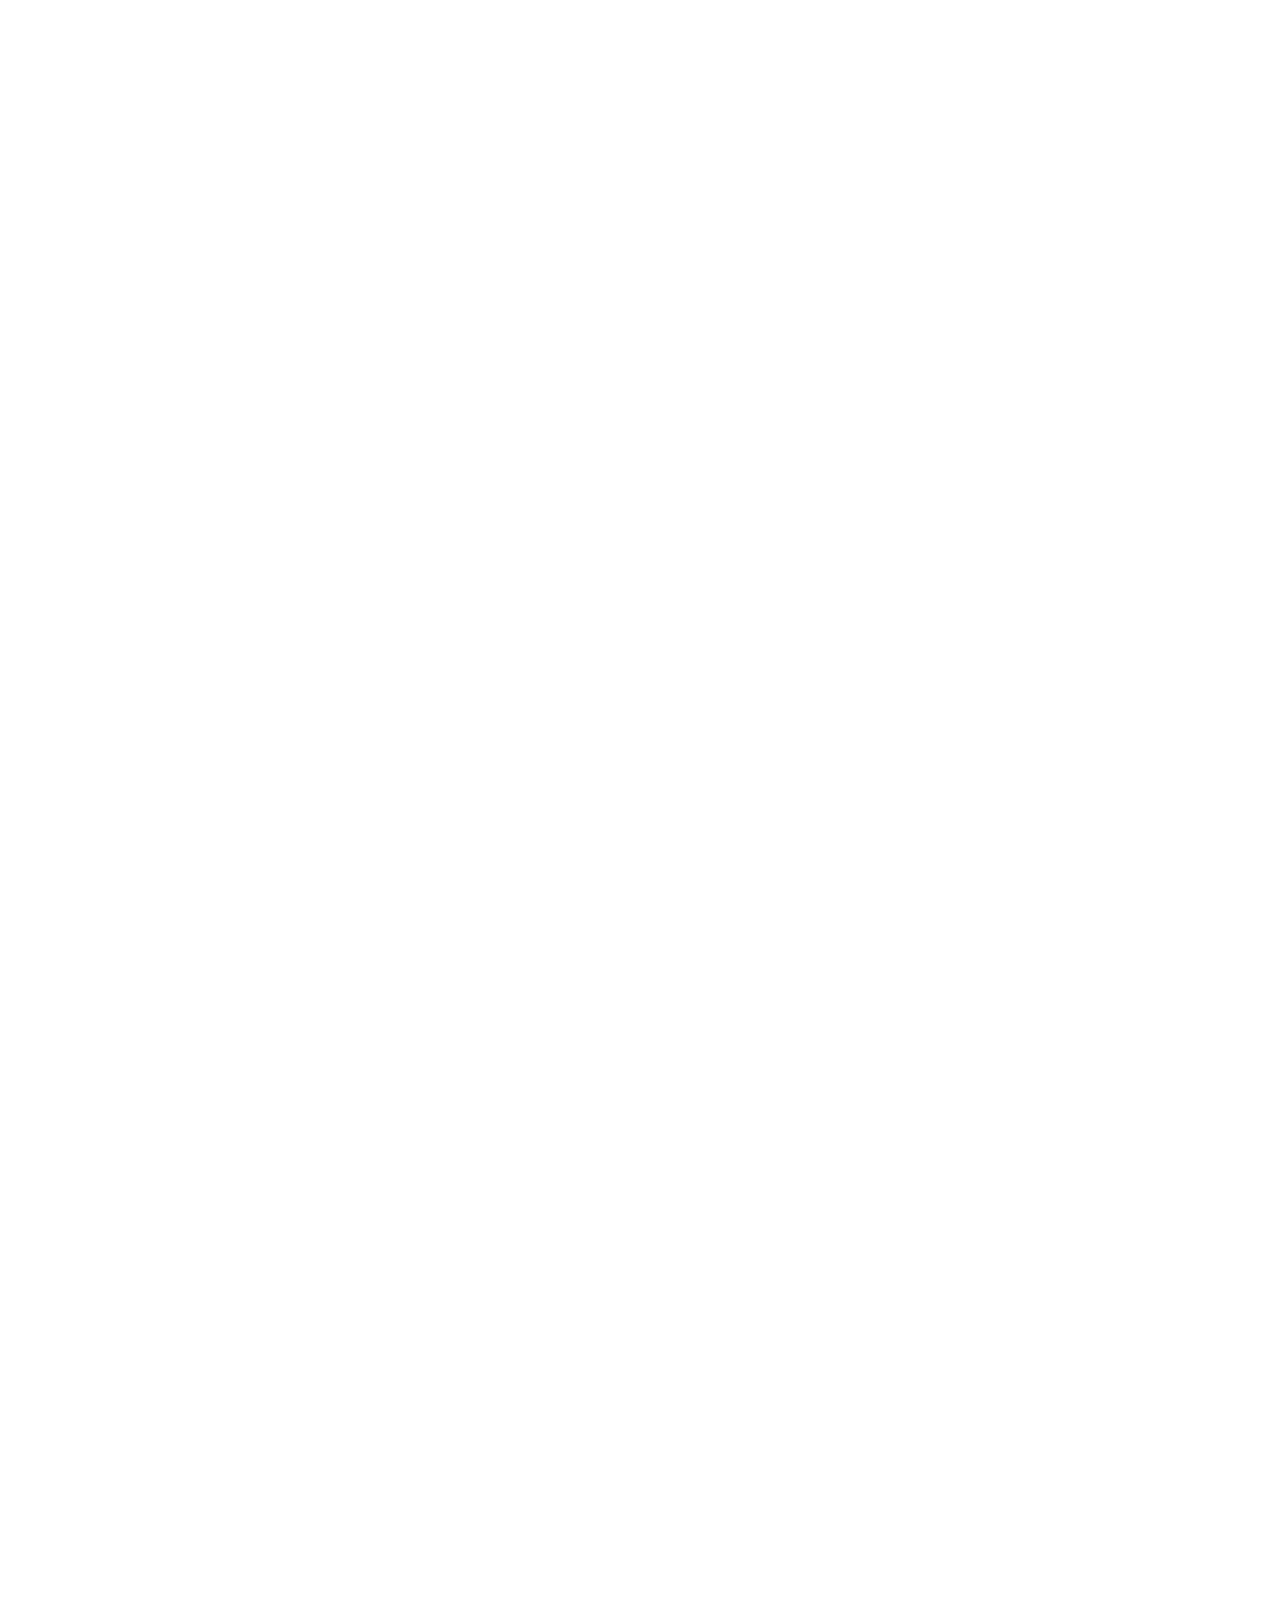
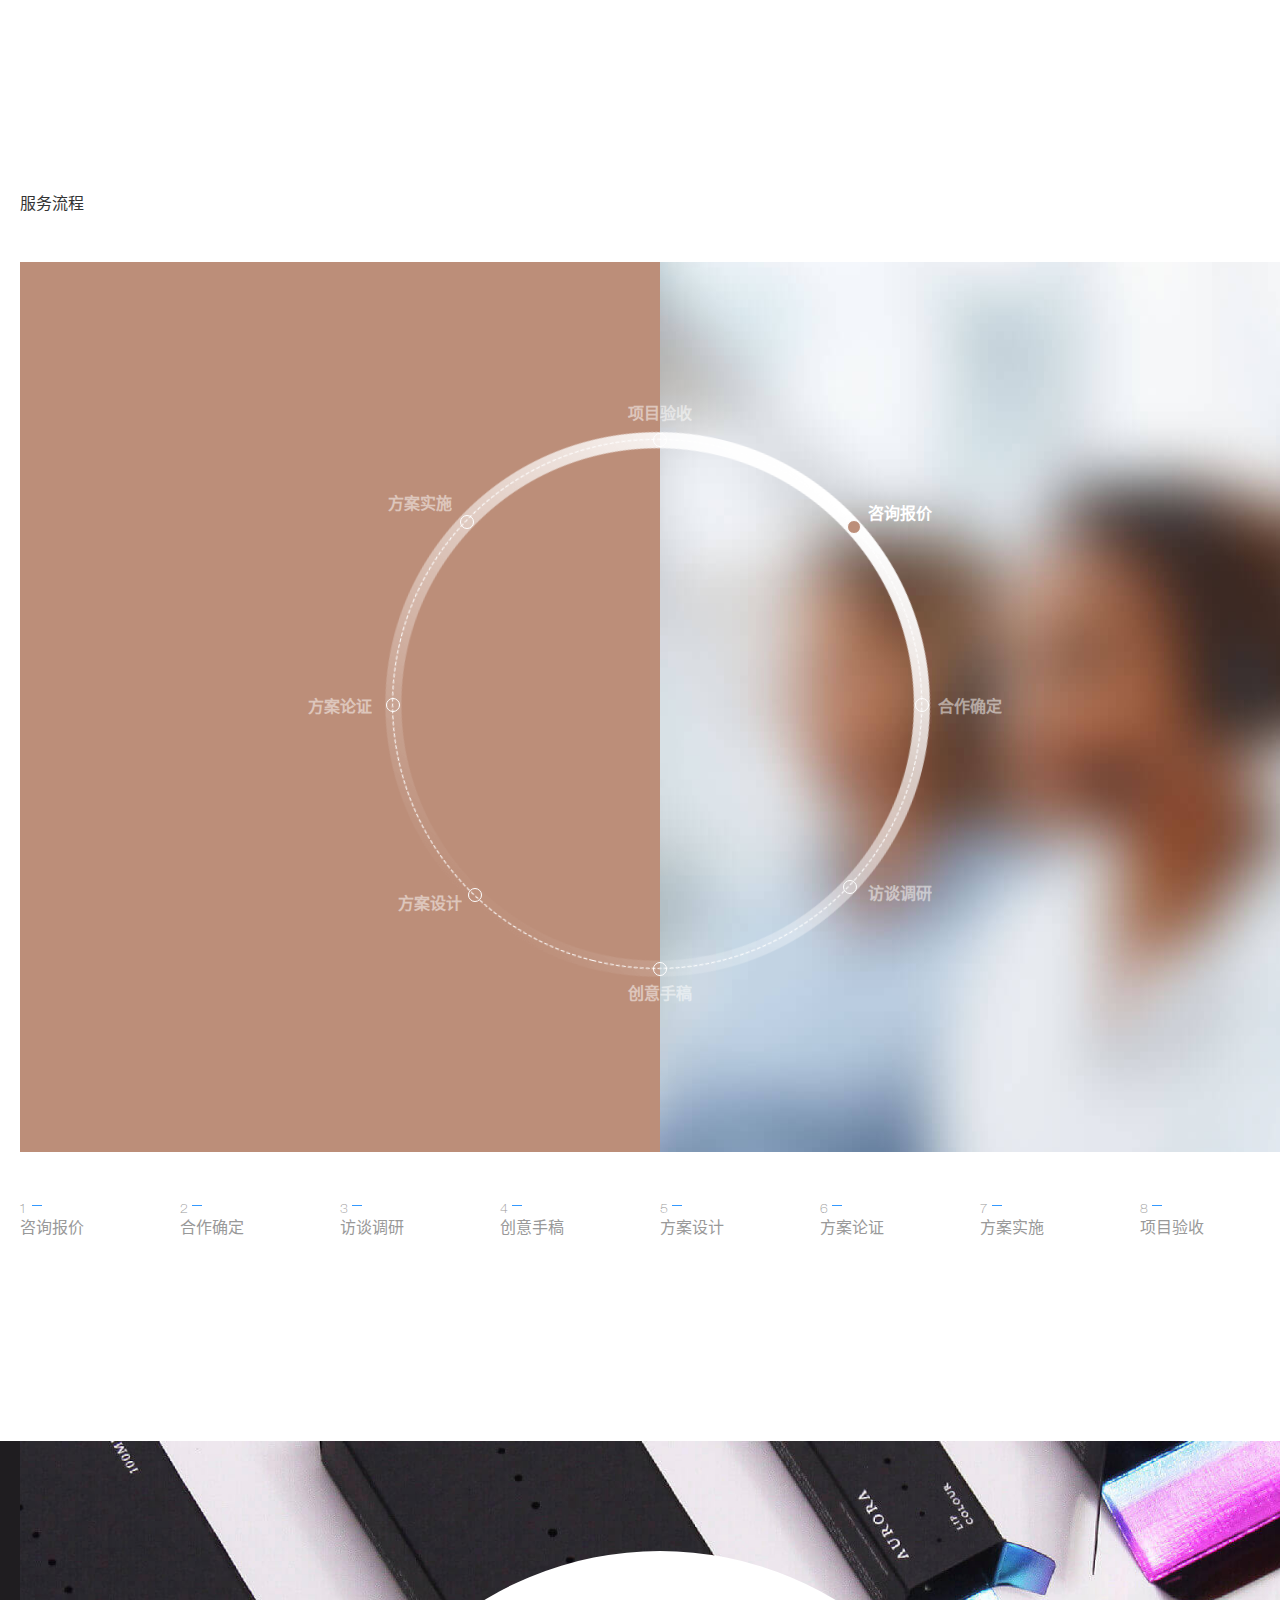
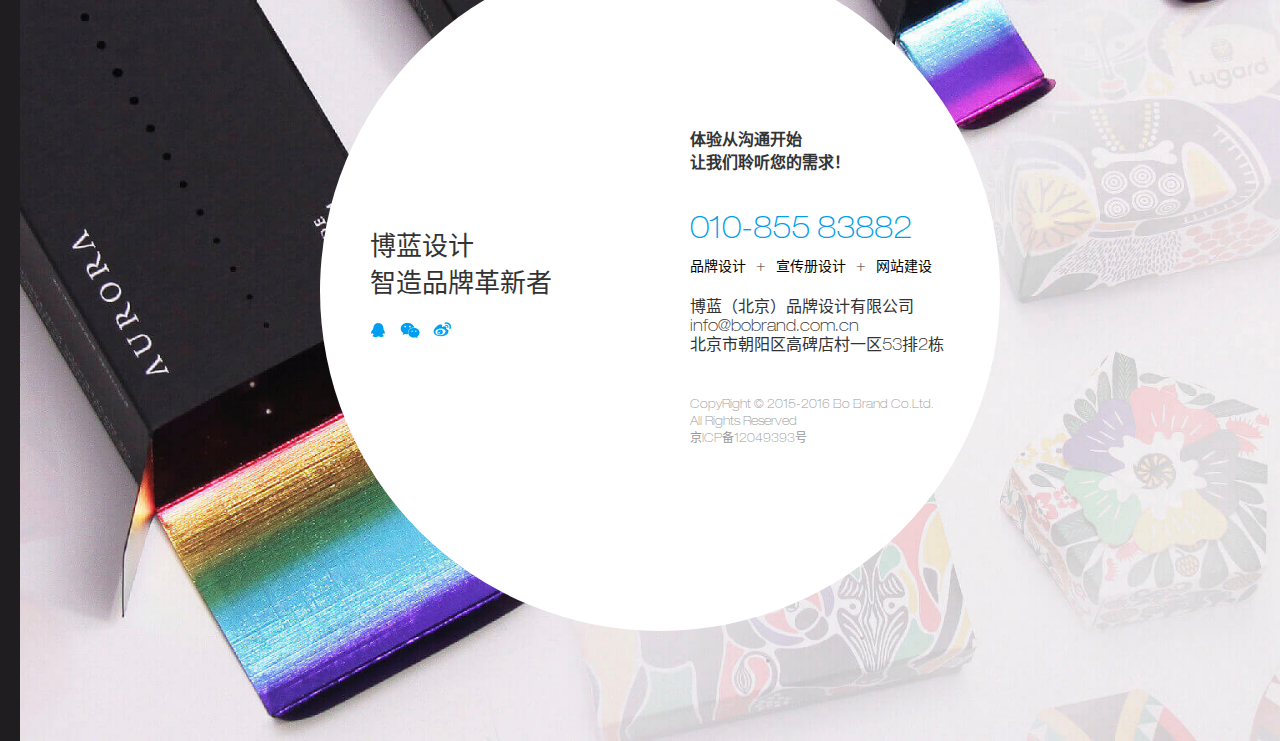
<file: server.html>
<!DOCTYPE html>
<html lang="zh-CN">

<head>
    <meta charset="utf-8">
    <meta http-equiv="X-UA-Compatible" content="IE=edge">
    <meta content="width=device-width, initial-scale=1.0, maximum-scale=1.0,  user-scalable=0;" name="viewport" />
    <meta content="yes" name="apple-mobile-web-app-capable" />
    <meta content="black" name="apple-mobile-web-app-status-bar-style" />
    <meta content="telephone=no" name="format-detection" />
    <!-- 上述3个meta标签*必须*放在最前面，任何其他内容都*必须*跟随其后！ -->
    <title>服务流程</title>
    <!-- Bootstrap -->
    <link href="css/bootstrap.min.css" rel="stylesheet">
    <!-- HTML5 shim and Respond.js for IE8 support of HTML5 elements and media queries -->
    <!-- WARNING: Respond.js doesn't work if you view the page via file:// -->
    <!--[if lt IE 9]>
<script type="text/javascript" src="js/html5shiv.min.js"></script>
<script type="text/javascript" src="js/respond.min.js"></script>
<![endif]-->
    <link rel="stylesheet" type="text/css" href="css/swiper.min.css" media="all">
    <link rel="stylesheet" type="text/css" href="css/animate.css" media="all">
    <link rel="stylesheet" type="text/css" href="css/common.css" media="all">
    <link rel="stylesheet" type="text/css" href="css/page.css" media="all">
</head>

<body>
    <div class="container bl-container index-container">
        <div class="nav-block"></div>
        <nav class="navbar navbar-default bl-left-tag navDown">
            <!-- Brand and toggle get grouped for better mobile display -->
            <div class="navbar-header">
                <button type="button" class="navbar-toggle collapsed" data-toggle="collapse" data-target="#bs-example-navbar-collapse-1" aria-expanded="false"> <span class="sr-only">Toggle navigation</span> <span class="icon-bar"></span> <span class="icon-bar"></span> <span class="icon-bar"></span> </button>
                <a class="navbar-brand" href="#">博蓝设计</a> </div>
            <!-- Collect the nav links, forms, and other content for toggling -->
            <div class="collapse navbar-collapse " id="bs-example-navbar-collapse-1">
                <ul class="nav navbar-nav pull-right">
                    <li class="active"><a href="index.html">首页</a></li>
                    <li><a href="about.html">关于博蓝</a></li>
                    <li><a href="list.html">博蓝案例</a></li>
                    <li><a href="server.html">服务流程</a></li>
                    <li><a href="news-list.html">新闻观点</a></li>
                    <li><a href="#">联系我们</a></li>
                    <li class="phone-li">
                        <p class="p1">咨询热线</p>
                        <p class="tel">010-855 83882</p>
                        <p class="share">
                            <a href="" class="qq"></a>
                            <a href="" class="wx"></a>
                            <a href="" class="sina"></a>
                        </p>
                    </li>
                </ul>
            </div>
            <!-- /.navbar-collapse -->
            <!-- /.container-fluid -->
        </nav>
        <div class="server-list">
            <div class="item item-01 clearfix wow fadeInUp" >
                <img src="images/s-img01.jpg" class="wow fadeIn" data-wow-duration="1s" data-wow-delay="0.5s" width="50%" alt="">
                <div class="text">
                    <h3 class="wow fadeInRight" data-wow-duration="0.6s" data-wow-delay="0.5s"><span class="b">品牌形象</span><span class="s">您的品牌是<br><i>传递者</i>还是<i>沉默者</i>？</span></h3>
                    <div class="des wow fadeInRight" data-wow-duration="0.6s" data-wow-delay="0.8s">
                        <p>品牌设计不仅应该让人耳目一新， 更应在灵活多变的同时又能保持整体一致。 博蓝帮您多维度打造真实落地且 可持续成长的品牌视觉形象。
                        </p>
                        <a href="">案例详情 <span>></span></a>
                        <p class="s-l">
                            <a href="">▪︎ 品牌命名</a>
                            <a href="">▪︎ VI设计</a>
                            <a href="">▪︎ LOGO设计</a>
                            <a href="">▪︎ 品牌设计</a>
                            <a href="">▪︎ 企业视觉形象体系设计</a>
                        </p>
                    </div>
                </div>
            </div>
            <div class="item item-02 clearfix wow fadeInUp">
                <img src="images/s-img02.jpg" class="wow fadeIn" data-wow-duration="1s" data-wow-delay="0.5s"  width="50%" alt="">
                <div class="text">
                    <h3 class="wow fadeInLeft" data-wow-duration="0.6s" data-wow-delay="0.5s"><span class="b">标识设计</span><span class="s"><i>logo</i>的存在价值到底是什么？</span></h3>
                    <div class="des wow fadeInLeft" data-wow-duration="0.6s" data-wow-delay="0.8s">
                        <p>从战略到定位， 从目标到理念， 从内容到人群， 我们更注重信息的有效传播，通过策略性， 市场性，定制性的设计表达， 赋予logo灵动的品牌魅力。
                        </p>
                        <a href="">案例详情 <span>></span></a>
                        <p class="s-l">
                            <a href="">▪︎ logo设计</a>
                            <a href="">▪︎ 字体设计</a>
                            <a href="">▪︎ 企业标准字体</a>
                            <a href="">▪︎ logo提升</a>
                            <a href="">▪︎ 标准制图</a>
                            <a href="">▪︎ 标准色</a>
                        </p>
                    </div>
                </div>
            </div>
            <div class="item item-03 clearfix wow fadeInUp">
                <img src="images/s-img03.jpg" class="wow fadeIn" data-wow-duration="1s" data-wow-delay="0.5s" width="50%" alt="">
                <div class="text">
                    <h3 class="wow fadeInRight" data-wow-duration="0.6s" data-wow-delay="0.5s"><span class="b">宣传图册</span><span class="s"><i>30秒</i>你的信息能有效传达么？</span></h3>
                    <div class="des wow fadeInRight"  data-wow-duration="0.6s" data-wow-delay="0.8s">
                        <p>我们通过对客户需求的分析， 对内容进行总结提炼， 通过一系列的创意流程 形成画册设计创意。
                        </p>
                        <a href="">案例详情 <span>></span></a>
                        <p class="s-l">
                            <a href="">▪︎ 画册设计</a>
                            <a href="">▪︎ 宣传册设计</a>
                            <a href="">▪︎ 招商手册设计</a>
                            <a href="">▪︎ 纪念册设计</a>
                            <a href="">▪︎ 产品册设计</a>
                            <a href="">▪︎ 期刊、内刊设计</a>
                        </p>
                    </div>
                </div>
            </div>
            <div class="item item-04 clearfix wow fadeInUp">
                <img src="images/s-img04.jpg" class="wow fadeIn" data-wow-duration="1s" data-wow-delay="0.5s" width="50%" alt="">
                <div class="text">
                    <h3 class="wow fadeInLeft" data-wow-duration="0.6s" data-wow-delay="0.5s"><span class="b">环境导示</span><span class="s">导视设计<i>绝不</i>止步于图形</span></h3>
                    <div class="des wow fadeInLeft" data-wow-duration="0.6s" data-wow-delay="0.8s">
                        <p>设计的落地实施与设计本身同样重要。 博蓝导视为您思考材质、工艺、造价等 与设计相关的落地因素， 更关注落地之后的 安全性、功能性、品牌性。
                        </p>
                        <a href="">案例详情 <span>></span></a>
                        <p class="s-l">
                            <a href="">▪︎ 环境导视规划设计</a>
                            <br>
                            <a href="">▪︎ 标识牌外观造型设计开发</a>
                            <a href="">▪︎ 信息排布</a>
                            <a href="">▪︎ 标识牌制作安装工艺研发</a>
                            <a href="">▪︎ 动线、点位规划</a>
                        </p>
                    </div>
                </div>
            </div>
            <div class="item item-05 clearfix wow fadeInUp">
                <img src="images/s-img05.jpg" class="wow fadeIn" data-wow-duration="1s" data-wow-delay="0.5s" width="50%" alt="">
                <div class="text">
                    <h3 class="wow fadeInRight" data-wow-duration="0.6s" data-wow-delay="0.5s"><span class="b">互动传播</span><span class="s">您的网站能<i>“引导”</i>用户浏览吗？</span></h3>
                    <div class="des wow fadeInRight" data-wow-duration="0.6s" data-wow-delay="0.8s">
                        <p>当互联网思维遇到网站建设， 网站信息布局的合理性、营销性、关联性 成为与受众主动沟通的纽带， 博蓝将为您建设思维式网站。
                        </p>
                        <a href="">案例详情 <span>></span></a>
                        <p class="s-l">
                            <a href="">▪︎ 网站设计开发</a>
                            <a href="">▪︎ 手机网站设计开发</a>
                            <a href="">▪︎ 微网站设计开发</a>
                            <a href="">▪︎ 响应式布局网站设计开发</a>
                        </p>
                    </div>
                </div>
            </div>
        </div>
        <div class="server-rotate">
            <h3>服务流程</h3>
            <div class="rotate">
                <div class="circle">
                    <span class="name name-1">咨询报价</span>
                    <span class="name name-2">合作确定</span>
                    <span class="name name-3">访谈调研</span>
                    <span class="name name-4">创意手稿</span>
                    <span class="name name-5">方案设计</span>
                    <span class="name name-6">方案论证</span>
                    <span class="name name-7">方案实施</span>
                    <span class="name name-8">项目验收</span>
                    <i class="icon icon-1"></i>
                    <i class="icon icon-2"></i>
                    <i class="icon icon-3"></i>
                    <i class="icon icon-4"></i>
                    <i class="icon icon-5"></i>
                    <i class="icon icon-6"></i>
                    <i class="icon icon-7"></i>
                    <i class="icon icon-8"></i>
                    <span class="big">咨询&nbsp;&nbsp;报价</span>
                    <div class="bg"></div>
                </div>
                <div class="num">01</div>
                <div class="left"></div>
                <div class="right"></div>
                <div class="r-item r-item-1">
                    <div class="r-item-l"></div>
                    <div class="r-item-r"></div>
                </div>
                <div class="r-item r-item-2">
                    <div class="r-item-l"></div>
                    <div class="r-item-r"></div>
                </div>
                <div class="r-item r-item-3">
                    <div class="r-item-l"></div>
                    <div class="r-item-r"></div>
                </div>
                <div class="r-item r-item-4">
                    <div class="r-item-l"></div>
                    <div class="r-item-r"></div>
                </div>
                <div class="r-item r-item-5">
                    <div class="r-item-l"></div>
                    <div class="r-item-r"></div>
                </div>
                <div class="r-item r-item-6">
                    <div class="r-item-l"></div>
                    <div class="r-item-r"></div>
                </div>
                <div class="r-item r-item-7">
                    <div class="r-item-l"></div>
                    <div class="r-item-r"></div>
                </div>
                <div class="r-item r-item-8">
                    <div class="r-item-l"></div>
                    <div class="r-item-r"></div>
                </div>
            </div>
            <div class="list">
                <ul class="clearfix list-unstyled">
                    <li><span>1</span><span>咨询报价</span></li>
                    <li><span>2</span><span>合作确定</span></li>
                    <li><span>3</span><span>访谈调研</span></li>
                    <li><span>4</span><span>创意手稿</span></li>
                    <li><span>5</span><span>方案设计</span></li>
                    <li><span>6</span><span>方案论证</span></li>
                    <li><span>7</span><span>方案实施</span></li>
                    <li><span>8</span><span>项目验收</span></li>
                </ul>
            </div>
        </div>
    </div>
    <div class="footer">
        <div class="footer-wrap">
            <div class="footer-content">
                <div class="left pull-left">
                    <h3>博蓝设计<br>
                    智造品牌革新者</h3>
                    <div class="share">
                        <a href="" class="qq"></a>
                        <a href="" class="wx"></a>
                        <a href="" class="sina"></a>
                    </div>
                </div>
                <div class="right pull-right">
                    <p class="p1"><b>体验从沟通开始<br>
                    让我们聆听您的需求！</b></p>
                    <p class="tel">010-855 83882 </p>
                    <p class="links"><a href="">品牌设计</a>+<a href=""> 宣传册设计</a>+<a href="">网站建设</a></p>
                    <p class="name">博蓝（北京）品牌设计有限公司</p>
                    <p class="email">info@bobrand.com.cn</p>
                    <p class="addr">北京市朝阳区高碑店村一区53排2栋</p>
                    <p class="copy">CopyRight © 2015-2016 Bo Brand Co.Ltd.
                        <br> All Rights Reserved
                        <br> 京ICP备12049393号
                    </p>
                </div>
            </div>
        </div>
        <div class="footer-friends"> <span>北京VI设计公司</span> <span>北京标志设计</span> <span>北京LOGO设计</span> <span>VI设计公司</span> <span>北京画册设计</span> <span>北京商标设计</span> <span>品牌策划</span> <span>包装设计</span> <span>展示设计</span> <span>专卖店设计</span> <span>广告设计</span> <span>平面设计</span> <span>企业形象设计</span> <span>网站设计</span> <span>北京网站设计公司</span> <span>网站建设</span> <span>导视设计</span> </div>
    </div>
    <script type="text/javascript" src="js/jquery-1.11.2.min.js"></script>
    <script type="text/javascript" src="js/bootstrap.min.js"></script>
    <script type="text/javascript" src="js/jquery.mousewheel.min.js"></script>
    <script type="text/javascript" src="js/wow.js"></script>
    <script type="text/javascript" src="js/common.js"></script>
    <script type="text/javascript" src="js/server.js"></script>
</body>

</html>
</file>
<file: css/common.css>
@charset "utf-8";
/* CSS Document */
body{font-family:'HELVETICANEUELTPRO-THEX','arial','microsoft yahei',Verdana, Geneva, sans-serif;}
.clearFix{zoom:1;}
.clearFix:after{clear:both;display:table;box-sizing:border-box;}
@font-face { font-weight: 400; font-style: normal; font-family: HELVETICANEUELTPRO-THEX; src: url(../fonts/HELVETICANEUELTPRO-THEX.OTF) }


a:hover{text-decoration:none;}
.bl-container{width:1320px;padding:0 20px;min-height:1000px;padding-top: 90px;position: relative;}
.nav-block,
.navbar{position: absolute;z-index: 6;top: 0;width: 1280px;height: 90px;border-width:0;background:#000000;border-radius:0;margin-bottom:0;}
.navbar:after{display: none;content: '';position: absolute;left: 420px;top: 0;bottom: 0;margin-left: -1px;border-left: 1px solid #fff;}
/*.navbar.navDown{position: fixed;z-index: 2;opacity:1;-webkit-animation: navDown 0.4s forwards;animation: navDown 0.4s forwards;}
.navbar.navUp{position: fixed;z-index: 2;opacity:1;-webkit-animation: navUp 0.4s forwards;animation: navUp 0.4s forwards;}
*/

.navbar-header{padding:11px 25px;min-height:90px;background:#212121;}
.navbar-brand{text-indent:-999px;}
.navbar-default .navbar-brand{background:url(../images/css-spd.png) 0 0 no-repeat;width:205px;height:68px;}
.navbar-default .navbar-nav li a,
.navbar-default .navbar-nav li a:focus{min-height:90px;line-height:90px;padding:0 25px;color:#fff;-webkit-transition:all 0.5s;transition:all 0.5s;}
.navbar-default .navbar-nav li.active a, 
.navbar-default .navbar-nav li.active a:hover, 
.navbar-default .navbar-nav li a:hover,
.navbar-default .navbar-nav li.active a:focus{background:none;color:#00a0e9;}
.bl-left-tag{}
.bl-left-tag:before{position:absolute;top:0;left:-20px;width:20px;content:'';background:#00a0e9;width:20px;height:90px;}

.text-f12{font-size:12px;}
.text-f14{font-size:14px;}
.text-f16{font-size:16px;}


.footer{background:#1f1d20;min-width: 1320px;}
.footer-wrap{position:relative;width:1280px;margin:0 auto;background:url(../images/i-bg04.jpg) center 0 no-repeat;background-size:cover;min-height:800px;}
.footer-content{width:680px;height:680px;position:absolute;left:50%;top:50%;margin:-340px 0 0 -340px;background:#fff;border-radius:100%;background:#fff;}
.footer-content .left,
.footer-content .right{width:50%;box-sizing:border-box;}
.footer-content .left h3{font-size:26px;line-height:1.4em;}
.footer-content .left{padding:260px 0 0 50px;}
.footer-content .left .share{font-size: 0;margin-left: -8px;}
.footer-content .left .share a{background:url(../images/css-spd.png) 0 -177px no-repeat;-webkit-background-size: 400px 400px; background-size: 400px 400px;width: 32px;height: 32px;display: inline-block;vertical-align: top;}
.footer-content .left .share a.wx{background-position: 0 -212px;}
.footer-content .left .share a.sina{background-position: 0 -248px;}

.footer-content .right{padding:180px 50px 0 30px;font-size:16px;font-family:'HELVETICANEUELTPRO-THEX','arial';}
.footer-content .right .p1{margin-bottom: 40px;}
.footer-content .right .tel{color:#00a0e9;font-size:30px;line-height:1em;font-family:'HELVETICANEUELTPRO-THEX','arial';}
.footer-content .right .links{margin-left:-10px;margin-bottom:20px;}
.footer-content .right .links a{font-size:14px;color:#000;display:inline-block;padding:0 10px;}
.footer-content .right .links a:hover{text-decoration: none;color: #00a0e9;}
.footer-content .right .name,
.footer-content .right .email,
.footer-content .right .addr{margin-bottom:0;line-height:1.2em;}
.footer-content .right .copy{font-size:12px;color:#999;line-height:1.4em;margin-top:40px;}
.footer-friends{display: none;width: 1280px;margin: 0 auto;padding: 20px 0;font-size: 12px;color: #999;text-align: center;}
.footer-friends span{display: inline-block;padding: 0 4px;}

.more-ani{position: relative;overflow: hidden;border-color: #000;-webkit-transition: all .5s; -o-transition: all .5s; transition: all .5s;}
.more-ani:before,
.more-ani:after{-webkit-transition: all .5s; -o-transition: all .5s; transition: all .5s;position: absolute;visibility: hidden;content: '';width: 100%;border-top: 1px solid #000;left: 0;}
.more-ani:before{margin-left:-100%;}
.more-ani:after{bottom: 0;margin-left: 100%;}
.more-ani:hover{border-color: #00a0e9 !important;color: #00a0e9 !important;;}
.more-ani:hover:before,
.more-ani:hover:after{border-color: #00a0e9;visibility: visible;margin-left: 0;}

.common-aside{position: fixed;z-index: 10;right: 20px;bottom: 20px;width: 45px;}
.common-aside a{cursor:pointer;display: block;margin-top: 2px;width: 45px;height: 45px;background: #48b7f3;background-image:url('../images/css-spd.png');}
.common-aside a.endTop{background-position: -206px -343px;}
.common-aside a.tel{background-position: -202px -487px;}
.common-aside a.qq{background-position: -204px -416px;}
.common-aside a.wx{background-position:-207px -557px;}
.common-aside a:hover{background-color: #000;}
.common-aside a.qq{position: relative;}
.common-aside .hide-box{margin-right: 20px;opacity: 0;visibility:hidden;position: absolute;z-index: 1;top: 2px;right: 45px;padding-right: 2px;
-webkit-transition: all .5s;
-o-transition: all .5s;
transition: all .5s;}
.common-aside .hide-box .wrap{background: #000;width: 234px;height: 186px}
.common-aside .tel .hide-box {width: auto;z-index: 2;}
.common-aside .tel .hide-box .wrap{color: #00a0e9;padding: 40px 20px 0;}
.common-aside .tel .hide-box input[type="text"]{width: 120px;outline: none;}
.common-aside .tel .hide-box p:nth-child(2){font-size: 25px;}
.common-aside .tel .hide-box button{background: none;border: 0;color: #fff;outline: none;line-height: 26px;}
.common-aside .qq .hide-box {width: auto;top: 0;z-index: 3;}
.common-aside .qq .hide-box .wrap{top: 0;height: 45px;line-height: 45px;text-align: center;color: #fff;}
.common-aside .wx .hide-box .wrap{width: 186px;padding: 20px;}

.common-aside a:hover .hide-box{margin-right: 0;visibility:visible;opacity: 1;margin-left: 0;}
@keyframes navDown{
	0%{top:-90px;}
	100%{top:0;}
}
@-webkit-keyframes navDown{
	0%{top:-90px;}
	100%{top:0;}
}
@-webkit-keyframes navUp{
	0%{margin-top:0;}
	100%{margin-top:-90px;}
}
@keyframes navUp{
	0%{margin-top:0;}
	100%{margin-top:-90px;}
}


.navbar-default .navbar-nav li.phone-li{display: none;}
@media screen and (max-width: 1024px){
	.navbar:after{display: none;}
	.bl-container{width: 100%;}
	.bl-container,
	.footer{min-width:initial;}
	.footer-wrap{width: 100%;-webkit-box-sizing: border-box;
	-moz-box-sizing: border-box;
	box-sizing: border-box;}
	.navbar{left: 20px;right: 0;width: auto;}
	.nav-block{left: 0;right: 0;width: auto;}

}
@media screen and (max-width:768px)
{
	.navbar-default .navbar-nav li a, .navbar-default .navbar-nav li a:focus{padding: 0 10px;}

}

@media screen and (max-width:414px)
{	
	.bl-container{padding-left: 0;padding-right: 0;}
	.navbar-default .navbar-nav li.phone-li{display: block;}
	.banner-more{display: block !important;}

	.navbar-header{padding: 11px 15px;}
	.navbar-default .navbar-brand{width: 155px;height: 52px;margin-top: 8px;-webkit-background-size: 600px 600px; background-size: 600px 600px;}
	.nav{float: none !important;-webkit-box-sizing: border-box;-moz-box-sizing: border-box; box-sizing: border-box;background: #00a0e9;padding: 20px 0;}
	.navbar-default .navbar-toggle{border-width: 0;}
	.navbar-default .navbar-toggle .icon-bar{height: 1px;}
	.navbar-default .navbar-toggle .icon-bar:nth-child(3){width: 26px;}
	.navbar-toggle .icon-bar+.icon-bar{margin-top: 6px;}
	.navbar-default .navbar-toggle:hover, .navbar-default .navbar-toggle:focus{background: none;}
	.navbar-default .navbar-toggle{background: #00a0e9 !important;}
	.navbar-default .navbar-toggle.collapsed{background: none !important;}
	.navbar-default .navbar-toggle .icon-bar{background: #fff;}
	.navbar-default .navbar-toggle.collapsed{background:none;}
	.navbar-default .navbar-toggle.collapsed  .icon-bar{background: #999;}
	.navbar-default .navbar-collapse, .navbar-default .navbar-form{border-top: none;}

	.navbar-default .navbar-nav li a, .navbar-default .navbar-nav li a:focus{line-height:40px;min-height: auto;height: auto;text-align: left;text-indent: 40%;padding: 0;}
	.navbar-default .navbar-nav li.active a, .navbar-default .navbar-nav li.active a:hover, .navbar-default .navbar-nav li a:hover, .navbar-default .navbar-nav li.active a:focus{color: #fff;}
	.navbar-default .navbar-nav li{text-indent: 40%;}
	.navbar-default .navbar-nav li.phone-li .tel{font-size: 20px;color: #fff;}
	.navbar-default .navbar-nav li.phone-li .p1{font-size: 12px;font-weight: bold;}
	.navbar-default .navbar-nav li.phone-li .share{font-size: 0;}
	.navbar-default .navbar-nav li.phone-li .share a{margin-right: 10px;background:url(../images/css-spd.png) 0 -177px no-repeat;-webkit-background-size: 400px 400px; background-size: 400px 400px;width: 32px;height: 32px;display: inline-block;vertical-align: top;}
	.navbar-default .navbar-nav li.phone-li .share a.wx{background-position: 0 -212px;}
	.navbar-default .navbar-nav li.phone-li .share a.sina{background-position: 0 -248px;}
	.navbar-default .navbar-nav{margin: 0 -15px;}
	.navbar-toggle{margin-right: 0;margin-top: 17px;}
	.footer-content{width: 90%;height: 370px;margin-top: -125px;margin-left: -45%;}
	.footer-content .right{padding: 40px 10px 0 0;font-size: 12px;}
	.footer-content .right .tel{font-size: 20px;}
	.footer-content .left h3{font-size: 18px;font-weight: bold;}
	.footer-content .left{padding: 120px 0 0 30px;}
	.footer-content .right .copy{margin-top: 20px;}
	.footer-content .right .p1{margin-bottom: 20px;}
	
}
</file>
<file: css/index.css>
@charset "utf-8";
/* CSS Document */
a{-webkit-transition:all 0.5s;transition:all 0.5s;}
.index-container{}

.banner-layer{height:700px;overflow: hidden;position: relative;}
.bl-block-1,
.bl-block-2,
.bl-block-3{position: relative;z-index: 2;width: 1280px;margin: 0 auto;position: relative;}
.bl-block-1:before{content: '';position: absolute;top: 0;bottom: 0;left:420px;border-right: 1px solid #fff;}
.bl-block-1{background: #1f1d20;}
.banner-layer .img-bg{z-index: 1;width: 1280px;height: 700px;overflow: hidden;position: absolute;}
.banner-layer .b-text{position: relative;z-index: 2;font-size:14px;color:#fff;width:420px;height: 3500px;padding:0 0 0 40px;
/*-webkit-transition:all 1s;
transition:all 1s;
opacity:0;*/
}
.banner-layer .b-text .text{position: absolute;width: 100%;top: 25%;margin-top: -230px;}
.banner-layer .b-t-wrap{background: #f00;width: 100%;top: 0;bottom: 0;}
.banner-layer .b-text .big{font-size:90px;line-height:1em;font-weight:normal;font-family:'HELVETICANEUELTPRO-THEX','arial';}
.banner-layer .b-text .line{position: absolute;right: 0;top: 0;bottom: 0;}
.banner-layer .b-text .line .t,
.banner-layer .b-text .line .b{content: '';position: absolute;right: -1px;border-right: 1px solid #fff;height: 982px;}
.banner-layer .b-text .line .b{bottom: 0;height:2456px;}
.banner-layer .b-text .more{border-radius:100px;width:100px;height:70px;padding-top:20px;box-sizing:border-box;text-align:center;position:absolute;top:25%;right:0;margin:100px -50px 0 0;font-size:20px;color:#fff;
-webkit-transition:all 0.6s;
transition:all 0.6s;
-webkit-transform:rotate(-70deg);
transform:rotate(-70deg);
-webkit-transform-origin:center bottom;
transform-origin:center bottom;
}
.banner-layer .b-text .more span{
	opacity: 0;
-webkit-transition:all 0.6s;
transition:all 0.6s;
}
.banner-layer .b-text .more:after{position:absolute;bottom:-1px;left:50%;content:'';height:1px;width:64%;background:#fff;
-webkit-transform:rotate(-20deg);
-webkit-transform-origin:left top;
-webkit-transition:all 0.6s;
transform:rotate(-20deg);
transform-origin:left top;
transition:all 0.6s;
}
.banner-layer .b-text:hover .more{transform:rotate(0);opacity:1;}
.banner-layer .b-text:hover .more span{opacity:1;}
.banner-layer .b-text:hover .more:after{width:40%;}
.banner-layer .b-text p{margin-bottom:40px;}

.bl-1{background:#1f1d20;}
.bl-1 .img-bg{background-color: #1f1d20;}

.bl-2{}
.bl-2 .img-bg{background:url(../images/i-bg01.jpg) center 0 no-repeat;}
.bl-2 .b-text{color:#000;}
.bl-2 .b-text .more{color:#000;}
.bl-2 .b-text .more:after{background: #000}
.bl-2 .b-text .line .t,
.bl-2 .b-text .line .b{border-right-color:#000;}
.bl-3 .img-bg{background:url(../images/i-bg02.jpg) 0 0 no-repeat;}
.bl-3 .b-text .more{color:#fff;}

.banner-more{background:#00a0e9;height:90px;position:relative;display:block;margin-bottom:135px;}
.banner-more .icon,
.banner-more .text{-webkit-transition:all 0.5s;transition:all 0.5s;}
.banner-more .icon{position:absolute;left:50%;top:50%;margin:-18px 0 0 -18px;background:url(../images/css-spd.png) 0 -142px no-repeat;width:36px;height:36px;}
.banner-more .text{position:absolute;left:50%;top:50%;margin:-18px 0 0 -18px;padding-top:4px;font-size:12px;line-height:1em;text-align:center;width:36px;height:36px;border:1px solid #fff;color:#fff;}
.banner-more .text{transform:scale(0);}
.banner-more:hover .icon{transform:scale(0);}
.banner-more:hover .text{transform:scale(1);}

.business {position: relative;z-index: 1;}
.business .img,
.business ul{width:50%;position:relative;margin-bottom:0;}
.business .img .t{position:absolute;z-index:2;top:15px;left:15px;background:#eceae9;width:80%;font-size:60px;padding:20px 0 100px 20px;box-sizing:border-box;}
.business .img img{display:block;}
.business .img .en,
.business .img .ch{display:block;font-family:'HELVETICANEUELTPRO-THEX','arial';}
.business ul a{position:relative;display:block;background:#000;text-align:center;width:100%;min-height:160px;color:#fff;font-size:28px;}
.business ul li:nth-child(2n+1) a{background:#1e1f24;}
.business ul a .en,
.business ul a .ch{display:block;font-family:'HELVETICANEUELTPRO-THEX','arial';}
.business ul a .more{font-size:12px;}
.business ul a .name,
.business ul a .more{position:absolute;top:50%;left:50%;width:160px;height:60px;margin:-30px 0 0 -80px;}
.business ul a .name{height:80px;margin-top:-40px;}
.business ul a .more{opacity:0;height:0;margin-top:0;line-height:0;overflow:hidden;box-sizing:border-box;border-left:1px solid #fff;border-right:1px solid #fff;}
.business ul a,
.business ul a .name,
.business ul a .more{-webkit-transition:all 0.5s;transition:all 0.5s;}
.business ul a .more
.business ul a:hover{background:#00a0e9 !important;}
.business ul a:hover .name{opacity:0;-webkit-transform:scale(0);transform:scale(0);}
.business ul a:hover .more{opacity:1;height:60px;margin-top:-30px;line-height:60px;}
.about{position:relative;padding: 90px 0;}
.about .icon{position:absolute;top:90px;left:90px;background:url(../images/css-spd.png) 0 -213px no-repeat;width:100px;height:94px;}
.about .text{width:650px;float:right;color:#000;}
.about .text h5{font-weight:bold;}
.about .text h5 a{color:#000;}
.about .text h5 a:hover{color:#00a0e9;}
.about .text p{font-size:24px;line-height:2em;}
.about-2{height:370px;background:#1e1f24;position:relative;}
.about-2 .item{width:289px;height:265px;position:absolute;left:50%;top:50%;margin:-133px 0 0 -145px;background:url(../images/ibg03.png) center center no-repeat;}
.about-2 .item .num,
.about-2 .item .line,
.about-2 .item .text{opacity:0;position:absolute;top:50%;color:#fff;text-align:center;width:100%;
-webkit-transition:all 1s 2s;transition:all 1s 2s;
}
.about-2 .item .num{font-size:68px;line-height:1em;margin-top:-80px;font-family:'HELVETICANEUELTPRO-THEX';}
.about-2 .item .text{position:absolute;margin-top:20px;font-size:30px;}
.about-2 .item .line{background:#00a0e9;width:40px;height:1px;left:50%;margin-left:-20px;margin-top:4px;}
.about-2 .item-2,
.about-2 .item-4{margin-top:-138px;}
.about-2 .item-2 .text,
.about-2 .item-4 .text{margin-top:24px;}
.about-2 .item-2 .num,
.about-2 .item-4 .num{margin-top:-74px;}
.about-2 .item-3,
.about-2 .item-4{}
.about-2.show .item-1{-webkit-animation: about2AniLeft1 2s forwards;animation: about2AniLeft1 2s forwards;}
.about-2.show .item-2{-webkit-animation: about2AniLeft2 1s forwards;animation: about2AniLeft2 1s forwards;}
.about-2.show .item-3{-webkit-animation: about2AniRight3 1s forwards;animation: about2AniRight3 1s forwards;}
.about-2.show .item-4{-webkit-animation: about2AniRight4 2s forwards;animation: about2AniRight4 2s forwards;}
.about-2.show .item .num,
.about-2.show .item .line,
.about-2.show .item .text{opacity:1;}
@-webkit-keyframes about2AniLeft1{
	0{}
	50%{margin-left:-270px;}
	100%{margin-left:-520px;}
}
@keyframes about2AniLeft1{
	0{}
	50%{margin-left:-270px;}
	100%{margin-left:-520px;}
}
@-webkit-keyframes about2AniLeft2{
	0{}
	100%{margin-left:-270px;}
}
@keyframes about2AniLeft2{
	0{}
	100%{margin-left:-270px;}
}
@-webkit-keyframes about2AniRight3{
	0{}
	100%{margin-left:-20px;}
}
@keyframes about2AniRight3{
	0{}
	100%{margin-left:-20px;}
}
@-webkit-keyframes about2AniRight4{
	0{}
	50%{margin-left:-20px;}
	100%{margin-left:230px;}
}
@keyframes about2AniRight4{
	0{}
	50%{margin-left:-20px;}
	100%{margin-left:230px;}
}
.partner{height: 580px;overflow: hidden;}
.partner .swiper-container{padding:100px 80px;}
.partner .swiper-slide a{display:block;margin:30px 0;}
.partner .swiper-slide img{display:block;-webkit-transition: all .5s; -o-transition: all .5s; transition: all .5s;}
.partner .swiper-slide img:hover{box-shadow: 0 8px 20px 0px rgba(0,0,0,.2);}
.partner .swiper-button-prev, 
.partner .swiper-button-next{width: auto;background:none;line-height:20px;height: 20px;border-bottom:1px solid #000;-webkit-transition: all .5s; -o-transition: all .5s; transition: all .5s;}
.partner .swiper-button-prev{left:0;text-align:right;}
.partner .swiper-button-next{right:0;}
.partner .swiper-button-prev{padding-left: 2em;}
.partner .swiper-button-prev:before{-webkit-transition: all .5s; -o-transition: all .5s; transition: all .5s;position: absolute;content: '';left: 0;bottom: 0;height: 0px;border-left: 1px solid #000; -webkit-transform-origin: left bottom; -moz-transform-origin: left bottom; -ms-transform-origin: left bottom; -o-transform-origin: left bottom; transform-origin: left bottom; -webkit-transform: rotate(45deg); -ms-transform: rotate(45deg); -o-transform: rotate(45deg); transform: rotate(45deg);}
.partner .swiper-button-prev:hover:before{border-color: #00a0e9;height: 6px;}
.partner .swiper-button-prev:hover{color: #00a0e9;border-color: #00a0e9;padding-left: .5em;padding-right: 1.5em;}
.partner .swiper-button-next{padding-right: 2em;text-align: left;-webkit-transition: all .5s; -o-transition: all .5s; transition: all .5s;}
.partner .swiper-button-next:hover{color: #00a0e9;border-color: #00a0e9;padding-left: 1.5em;padding-right: .5em;}
.partner .swiper-button-next:before{-webkit-transition: all .5s; -o-transition: all .5s; transition: all .5s;position: absolute;content: '';right: 0;bottom: 0;height: 0px;border-left: 1px solid #000; -webkit-transform-origin: left bottom; -moz-transform-origin: left bottom; -ms-transform-origin: left bottom; -o-transform-origin: left bottom; transform-origin: left bottom; -webkit-transform: rotate(-45deg); -ms-transform: rotate(-45deg); -o-transform: rotate(-45deg); transform: rotate(-45deg);}
.partner .swiper-button-next:hover:before{border-color: #00a0e9;height: 6px;}


.news-layer{margin-bottom:100px;}
.news {width:50%;}
.news .img{width:100%;height:320px;overflow:hidden;}
.news .img img{-webkit-transition:all 0.5s;transition:all 0.5s;}
.news .img img:hover{-webkit-transform:scale(1.1);transform:scale(1.1);}
.news a{color:#000;}
.news a:hover h5{color:#00a0e9;}
.news h4{font-weight:bold;}
.news h5{font-size:16px;}
.news .time{font-weight:bold;}



.banner-layer .b-text .phone-big{display: none;}
@media screen and (max-width:1024px){
	.banner-layer .img-bg{width: 100%;}
	.business ul a{min-height: 125px;}
	.about-2{overflow: hidden;}
	.partner .swiper-container{padding: 70px 0;}
	.partner .swiper-button-prev, .partner .swiper-button-next{display: none;}
}

@media screen and (max-width:768px){
	.business .img .t{font-size: 30px;}
	.business ul a{min-height: 95px;font-size: 16px;}
	.business ul a .name{height: 50px;margin-top: -25px;}
	.about .text{width: 60%;}
	.partner .swiper-container{padding: 30px 0;}
	
	.about-2{height: 680px;}
	.about-2 .item{width: 25%;-webkit-background-size: 100%; background-size: 100%;}
	.about-2 .item{width: 40%;margin-left: 0;margin-left: -20%;margin-top: -135px;}
	.about-2.show .item-1{margin-left: -42%;margin-top: -285px;-webkit-animation: null 2s forwards;animation: null 2s forwards;}
	.about-2.show .item-2{margin-left: 2%;margin-top: -285px;-webkit-animation: null 1s forwards;animation: null 1s forwards;}
	.about-2.show .item-3{margin-left: -42%;margin-top: 15px;-webkit-animation: null 1s forwards;animation: null 1s forwards;}
	.about-2.show .item-4{margin-left: 2%;margin-top: 15px;-webkit-animation: null 2s forwards;animation: null 2s forwards;}
	

	.banner-layer .b-text{}
}
@media screen and (max-width: 414px){
	
	.banner-layer{height: auto;}
	.banner-layer .b-text,
	.banner-layer .img-bg{position: static;width: 100%;min-height: 400px;padding: 0;margin: 0;-webkit-background-size: cover;
	background-size: cover;}
	.banner-layer .b-text{border-right: none;background: #fff;color: #000;height: auto;min-height: auto;padding:  30px;}
	.banner-layer .b-text p{margin-bottom: 0;}
	.banner-layer .b-text .big{font-size: 20px;}
	.banner-layer .b-text p:nth-child(1),
	.banner-layer .b-text p:nth-child(2),
	.banner-layer .b-text p:nth-child(4),
	.banner-layer .b-text p:nth-child(5){display: none;}
	.banner-layer .b-text p:nth-child(6){color: #999;}
	.banner-layer .b-text .phone-big{display: block;font-size: 30px;}
	.banner-layer .b-text .more{background: none;display: block;width: auto;height: auto;border-radius: 0;position: absolute;top: 0;bottom: 0;left: 0;right: 0;margin: 0;
		-webkit-transform: rotate(0);
		-ms-transform: rotate(0);
		-o-transform: rotate(0);
		transform: rotate(0);
	}
	.banner-layer .b-text .more span,
	.banner-layer .b-text .more:after{display: none;}
	.banner-layer .b-text .text{position: relative;margin: 0;}
	.banner-more .icon{display: none;}
	.banner-more{height: auto;text-align: center;text-align: center;padding: 20px 0;margin: 0;}
	.banner-more .text{margin: 0;left: 0;font-size: 16px;position: static;margin: 0;width: auto;border-width: 0;-webkit-transform: scale(1);
	-ms-transform: scale(1);
	-o-transform: scale(1);
	transform: scale(1);}
	.business .img, .business ul{width: 100%;}
	.about .icon{left: 20px;background-position: 0 -105px;width: 50px;height: 50px;-webkit-background-size: 400px 400px;
	background-size: 400px 400px;}
	.about .text {width: 75%;}
	.about .text p{font-size: 16px;text-align: justify;padding-right: 20px;}
	
	.about-2{height: 500px;}
	.about-2 .item{-webkit-transition: all 1s ;
	-o-transition: all 1s ;
	transition: all 1s ;opacity:0;width: 50%;margin-left: -25%;height: 220px;margin-top: -110px;}
	.about-2.show .item-1{margin-left: -45%;margin-top: -220px;}
	.about-2.show .item-2{margin-left: -5%;margin-top: -216px;}
	.about-2.show .item-3{margin-left: -45%;margin-top: 0;}
	.about-2.show .item-4{margin-left: -5%;margin-top: 4px;}
	.about-2 .item .num{font-size: 36px;margin-top: -50px;}
	.about-2 .item .text{font-size: 20px;}
	.about-2.show .item{opacity:1;}
	

	.partner{overflow: hidden;}
	.partner .swiper-container{padding:0 20px;}
	.news-layer{margin-bottom: 20px;}
	.news{width: 100%;float: none;}
	.news .img{height: auto;}
	.news h4,
	.news h5,
	.news .time{padding: 0 20px;}
}
</file>
<file: css/page.css>
.pro-list-bg{width: 100%;height: 350px;position: relative;background:url(../images/l-img1.jpg) center 0 no-repeat;}
.pro-list-bg .text{position:absolute;background: #eceae9;width: 500px;height: 300px;right: 30px;top: 20px;padding: 40px;-webkit-box-sizing: border-box;
-moz-box-sizing: border-box;
box-sizing: border-box;}
.pro-list-bg .text .en,
.pro-list-bg .text .ch{display: block;font-size: 50px;line-height: 1.4em;}
.pro-list-type ul{}
.pro-list-type li{cursor:pointer;float: left;font-size: 22px;line-height: 2em;width: 33.333%;text-align: center;padding: 30px 0;margin: 0;-webkit-transition: all .5s; -o-transition: all .5s; transition: all .5s;}
.pro-list-type li span{position: relative;}
.pro-list-type li.active span:before{content: '▪';color: #00a0e9;font-size: 30px;line-height: 1em;position: absolute;left: 0;top: 50%;margin:-15px 0 0 -20px;}
.pro-list-type li:hover{color: #00a0e9;}


.pro-list-type .type-list{display: none;padding: 30px 20px;background: #000;color: #fff;font-size: 18px;line-height: 2em;}
.pro-list-type .type-list .item{-webkit-transition: all 0.5s; -o-transition: all 0.5s; transition: all 0.5s;position: relative;cursor:pointer;display: inline-block;padding: 0 40px;}
.pro-list-type .type-list .item.active:before{content: '▪';color: #00a0e9;font-size: 30px;line-height: 1em;position: absolute;left: 15px;top: 50%;margin:-17px 0 0 0;}
.pro-list-type .type-list .item:hover,
.pro-list-type .type-list .item.active{color: #00a0e9;}

.pro-list ul{margin: -5px -5px 30px;}
.pro-list li{float: left;width: 50%;-webkit-box-sizing: border-box; -moz-box-sizing: border-box; box-sizing: border-box;padding: 5px;}
.pro-list li a{display: block;width: 100%;overflow: hidden;position: relative;}
.pro-list li a .name{position: absolute;left: 20px;top: 20px;font-size: 18px;color: #fff;}
.pro-list li img{display: block;-webkit-transition: all 0.5s;
-o-transition: all 0.5s;
transition: all 0.5s;}
.pro-list li img:hover{-webkit-transform: scale(1.1);
-ms-transform: scale(1.1);
-o-transform: scale(1.1);
transform: scale(1.1);}


.detail-content{}
.detail-content .row{margin-bottom: 10px;}
.detail-content [class *='row-text']{padding: 60px 0;}
.detail-content .row-text-2{padding:60px 30px;-webkit-box-sizing: border-box;
-moz-box-sizing: border-box;
box-sizing: border-box;}
.detail-content .row-img-2{margin: 0 -5px 10px;}
.detail-content .row-img-2 [class*="col"]{padding: 0 5px;}
.detail-content .return{color: #000;width: 160px;height: 60px;text-align: center;line-height: 60px;display: block;margin:100px auto;border-left: 1px solid #000;border-right: 1px solid #000;}

.detail-other h5{margin-bottom: 40px;}
.detail-other ul{margin: -5px -5px 30px;}
.detail-other li{float: left;width: 50%;-webkit-box-sizing: border-box; -moz-box-sizing: border-box; box-sizing: border-box;padding: 5px;}
.detail-other li a{display: block;width: 100%;overflow: hidden;position: relative;}
.detail-other li a .name{position: absolute;left: 20px;top: 20px;font-size: 18px;color: #fff;}
.detail-other li img{display: block;-webkit-transition: all 0.5s;
-o-transition: all 0.5s;
transition: all 0.5s;}
.detail-other li img:hover{-webkit-transform: scale(1.1);
-ms-transform: scale(1.1);
-o-transform: scale(1.1);
transform: scale(1.1);}


/* =======================  about  =======================*/
.about-banner{position: relative;width: 100%;;height: 790px;margin-bottom: 50px;}
.about-banner .text{position: absolute;right: 0;top: 0;bottom:0;width: 50%;color: #fff;font-size: 12px;line-height: 2em;}
.about-banner .text h4{font-size: 18px;font-weight: normal;margin-bottom: 20px;color: #009fec;}
.about-banner .text p{text-align: justify;}
.about-banner .text .d-1.active{background: rgba(0,159,236,0.7);padding: 60px 80px 0;height: 390px;}
.about-banner .text .d-1,
.about-banner .text .d-2,
.about-banner .text .d-3{-webkit-transition: all .5s; -o-transition: all .5s; transition: all .5s;height: 270px;background:rgba(0,0,0,0.9);padding: 60px 80px 0;-webkit-box-sizing: border-box; -moz-box-sizing: border-box; box-sizing: border-box;}
.about-banner .text .d-1{padding-top: 50px;}
.about-banner .text .d-2{background:rgba(0,0,0,0.85);height: 260px;}
.about-banner .text .d-3{background: rgba(30,30,30,0.9);height: 260px;}
.about-banner .text:hover .d-1,
.about-banner .text:hover .d-2,
.about-banner .text:hover .d-3{height: 240px;padding-top: 50px;}
.about-banner .text:hover .d-1:hover,
.about-banner .text:hover .d-2:hover,
.about-banner .text:hover .d-3:hover{height: 310px;padding-top: 60px;background: rgba(0,159,236,0.7);}
.about-banner .text:hover .d-1:hover h4,
.about-banner .text:hover .d-2:hover h4,
.about-banner .text:hover .d-3:hover h4{color: #fff;}

.partner {position: relative;height: 635px;overflow: hidden;}
.partner .swiper-container{padding:100px 80px;margin:0 -20px;}
.partner .swiper-slide a{display:block;margin:30px 0;}
.partner .swiper-slide img{display:block;}
.partner .swiper-button-prev, 
.partner .swiper-button-next{width:60px;background:none;line-height:44px;border-bottom:1px solid #000;}
.partner .swiper-button-prev{left:0;text-align:right;}
.partner .swiper-button-next{right:0;}
.partner .title{border-bottom: 1px solid #ccc;margin-bottom: 0;}
.partner .title li.lg{cursor: pointer;background:url(../images/css-spd.png) -71px -354px no-repeat;width: 22px;height: 22px;}
.partner .title li.li{cursor: pointer;background:url(../images/css-spd.png) -71px -425px no-repeat;width: 22px;height: 22px;margin-left: 10px;}
.partner .title li.lg.active{background:url(../images/css-spd.png) -142px -354px no-repeat;width: 22px;height: 22px;}
.partner .title li.li.active{background:url(../images/css-spd.png) -142px -425px no-repeat;width: 22px;height: 22px;margin-left: 10px;}
.partner .list{display: none;padding:148px 0;}
.partner .list dl{float: left;width: 20%;}
.partner .list dt{font-size: 16px;margin-bottom: 30px;}
.partner .list dd{padding-right: 20px;margin-bottom: 15px;}
.partner .list dd a{-webkit-transition: all 0.5s;
-o-transition: all 0.5s;
transition: all 0.5s;color: #999;display: block;white-space: nowrap;overflow: hidden;-ms-text-overflow: ellipsis; text-overflow: ellipsis;}
.partner .list dd a:hover{color: #009fec;}


.about-2{height:370px;background:#1e1f24;position:relative;}
.about-2 .item{width:289px;height:265px;position:absolute;left:50%;top:50%;margin:-133px 0 0 -145px;background:url(../images/ibg03.png) center center no-repeat;}
.about-2 .item .num,
.about-2 .item .line,
.about-2 .item .text{opacity:0;position:absolute;top:50%;color:#fff;text-align:center;width:100%;
-webkit-transition:all 1s 2s;transition:all 1s 2s;
}
.about-2 .item .num{font-size:68px;line-height:1em;margin-top:-80px;font-family:'HELVETICANEUELTPRO-THEX';}
.about-2 .item .text{position:absolute;margin-top:20px;font-size:30px;}
.about-2 .item .line{background:#00a0e9;width:40px;height:1px;left:50%;margin-left:-20px;margin-top:4px;}
.about-2 .item-2,
.about-2 .item-4{margin-top:-138px;}
.about-2 .item-2 .text,
.about-2 .item-4 .text{margin-top:24px;}
.about-2 .item-2 .num,
.about-2 .item-4 .num{margin-top:-74px;}
.about-2 .item-3,
.about-2 .item-4{}
.about-2.show .item-1{-webkit-animation: about2AniLeft1 2s forwards;animation: about2AniLeft1 2s forwards;}
.about-2.show .item-2{-webkit-animation: about2AniLeft2 1s forwards;animation: about2AniLeft2 1s forwards;}
.about-2.show .item-3{-webkit-animation: about2AniRight3 1s forwards;animation: about2AniRight3 1s forwards;}
.about-2.show .item-4{-webkit-animation: about2AniRight4 2s forwards;animation: about2AniRight4 2s forwards;}
.about-2.show .item .num,
.about-2.show .item .line,
.about-2.show .item .text{opacity:1;}

.other-enter .item{width: 50%;float: left;}
.other-enter .item a{position: relative;display: block;background: #393a3f;height: 520px;}
.other-enter .item .circle{-webkit-transition: all 0.5s; -o-transition: all 0.5s; transition: all 0.5s;position: absolute;left: 50%;top: 50%;margin: -180px 0 0 -180px;border: 5px solid #ffd400;border-radius: 100%;text-align: center;width: 360px;height: 360px;}
.other-enter .item .ch,
.other-enter .item .en{position: absolute;top: 50%;display: block;color: #ffd400;font-weight: normal;width: 100%;}
.other-enter .item .ch{font-size: 30px;line-height: 1em;margin-top: -2em;}
.other-enter .item .en{font-size: 60px;line-height: 1em;margin-top: -0.2em;}

.other-enter .item a:hover .circle{border-radius: 0;width: 400px;height: 320px;margin: -160px 0 0 -200px;}
.other-enter .server a{background:url(../images/ab-img03.jpg) 0 0 no-repeat;}
.other-enter .case a{background:url(../images/ab-img02.jpg) 0 0 no-repeat;}
.other-enter .case .circle{border-color: #000;}
.other-enter .case .ch,
.other-enter .case .en{color: #000;}

.company-honor{padding: 140px 0;}
.company-honor h3{font-size: 14px;margin-bottom: 30px;}
.company-honor li{float: left;width: 50% ;margin-bottom: 15px;}
.company-honor li a b{color: #009fec;margin-right: 10px ;}
.company-honor li a{-webkit-transition: all 0.5s; -o-transition: all 0.5s; transition: all 0.5s;color: #999;display: block;white-space: nowrap;overflow: hidden;-ms-text-overflow: ellipsis; text-overflow: ellipsis;}
.company-honor li a:hover{color: #009fec;}

@-webkit-keyframes about2AniLeft1{
	0{}
	50%{margin-left:-270px;}
	100%{margin-left:-520px;}
}
@keyframes about2AniLeft1{
	0{}
	50%{margin-left:-270px;}
	100%{margin-left:-520px;}
}
@-webkit-keyframes about2AniLeft2{
	0{}
	100%{margin-left:-270px;}
}
@keyframes about2AniLeft2{
	0{}
	100%{margin-left:-270px;}
}
@-webkit-keyframes about2AniRight3{
	0{}
	100%{margin-left:-20px;}
}
@keyframes about2AniRight3{
	0{}
	100%{margin-left:-20px;}
}
@-webkit-keyframes about2AniRight4{
	0{}
	50%{margin-left:-20px;}
	100%{margin-left:230px;}
}
@keyframes about2AniRight4{
	0{}
	50%{margin-left:-20px;}
	100%{margin-left:230px;}
}
/* =======================  about  =======================*/


/* =======================  news  =======================*/
.news-list-tab{}
.news-list-tab li{width: 33.33%;float: left;font-size: 22px;line-height: 120px;text-align: center;}
.news-list-tab li a{color: #000;display: block;position: relative;-webkit-transition: all .5s; -o-transition: all .5s; transition: all .5s;}
.news-list-tab li a:hover,
.news-list-tab li.active a{color: #00a0e9;}
.news-list-tab li.active a:before{content: '';width: 6px;height: 6px;background: #00a0e9;position: absolute;left: 50%;top: 50%;margin: -6px 0 0 -3em;}
.news-list li{margin-top: 100px;}
.news-list li:first-child{margin-top: 0;}
.news-list li a{color: #000;display: block;}
.news-list li img{float: left;width: 50%;}
.news-list li .text	{float: right;width: 50%;color: #999;padding: 50px 0 0 50px;-webkit-box-sizing: border-box; -moz-box-sizing: border-box; box-sizing: border-box;}
.news-list li .text	h3{font-size: 18px;margin:0 0 10px 0;text-indent: -0.5em;-webkit-transition: all 0.5s; -o-transition: all 0.5s; transition: all 0.5s;}
.news-list li .text	h3:hover{color: #00a0e9;}
.news-list li .text	.date{font-size: 14px;color: #000;margin-bottom: 50px;}
.news-list li .text .con{-webkit-transition: all .5s; -o-transition: all .5s; transition: all .5s;}
.news-list li .text .con:hover{color: #000;}
.news-list .more{-webkit-transition: all 0.5s; -o-transition: all 0.5s; transition: all 0.5s;display: block;width:160px;height:60px;line-height: 60px;margin:150px auto;text-align: center;color: #000;border-left: 1px solid #000;border-right: 1px solid #000;}
.news-list .more:hover{color: #00a0e9;border-color: #00a0e9;}

.news-detail{padding-top: 40px;}
.news-detail h2{font-size: 16px;font-weight: bold;margin: 0 0 30px 0;}
.news-detail .date{font-size: 12px;}
.news-detail .topBanner{max-height: 650px;width: 100%;display: block;}
.news-detail .content {padding:100px 0 100px 400px;position: relative;}
.news-detail .content .share{position: absolute;left: 0;top: 60px;padding-top: 120px;font-size: 0;line-height: 0;}
.news-detail .content .share .icon{position:absolute;top:0;left:0;background:url(../images/css-spd.png) 0 -213px no-repeat;width:100px;height:94px;}
.news-detail .content .share a{margin-right: 10px;background:url(../images/css-spd.png) 0 -213px no-repeat;display: inline-block;width: 46px;height: 46px;}
.news-detail .content .share a.wx{background-position: -212px 0;}
.news-detail .content .share a.qq{background-position: -212px -70px;}
.news-detail .content .share a.sina{background-position: -212px -141px;}
.news-detail .content .share a.dou{background-position: -212px -212px;}
.news-detail .content .share a.qone{background-position: -212px -282px;}

.news-detail .content .big{font-size: 26px;line-height: 2em;margin-bottom: 70px;}
.news-detail .other a{color: #000;-webkit-transition: all 0.5s; -o-transition: all 0.5s; transition: all 0.5s;}
.news-detail .other a span{position: relative;display:inline-block;-webkit-transition: all 0.5s; -o-transition: all 0.5s; transition: all 0.5s;text-align: right;font-size: 14px;color: #000;border-bottom: 1px solid #000;margin-bottom: 10px;}
.news-detail .other .next{text-align: right;}
.news-detail .other .next span{padding-right: 2em;text-align: left;-webkit-transition: all .5s; -o-transition: all .5s; transition: all .5s;}
.news-detail .other .next:hover span{padding-left: 1.5em;padding-right: .5em;}
.news-detail .other .next span:before{-webkit-transition: all .5s; -o-transition: all .5s; transition: all .5s;position: absolute;content: '';right: 0;bottom: 0;height: 0px;border-left: 1px solid #000; -webkit-transform-origin: left bottom; -moz-transform-origin: left bottom; -ms-transform-origin: left bottom; -o-transform-origin: left bottom; transform-origin: left bottom; -webkit-transform: rotate(-45deg); -ms-transform: rotate(-45deg); -o-transform: rotate(-45deg); transform: rotate(-45deg);}
.news-detail .other .next:hover span:before{border-color: #00a0e9;height: 6px;}
.news-detail .other .prev span{padding-left: 2em;}
.news-detail .other .prev span:before{-webkit-transition: all .5s; -o-transition: all .5s; transition: all .5s;position: absolute;content: '';left: 0;bottom: 0;height: 0px;border-left: 1px solid #000; -webkit-transform-origin: left bottom; -moz-transform-origin: left bottom; -ms-transform-origin: left bottom; -o-transform-origin: left bottom; transform-origin: left bottom; -webkit-transform: rotate(45deg); -ms-transform: rotate(45deg); -o-transform: rotate(45deg); transform: rotate(45deg);}
.news-detail .other .prev:hover span:before{border-color: #00a0e9;height: 6px;}
.news-detail .other .prev:hover span{padding-left: .5em;padding-right: 1.5em;}


.news-detail .other a:hover{color: #00a0e9;}
.news-detail .other a:hover span{color: #00a0e9;border-color: #00a0e9;}
.news-detail .return{-webkit-transition: all 0.5s; -o-transition: all 0.5s; transition: all 0.5s;display: block;width:160px;height:60px;line-height: 60px;margin:150px auto;text-align: center;color: #000;border-left: 1px solid #000;border-right: 1px solid #000;}
.news-detail .return:hover{color: #00a0e9;border-color: #00a0e9;}

.news-detail .rmd-list{margin-bottom: 150px;}
.news-detail .rmd-list h3{font-size: 16px;margin-bottom: 30px;}
.news-detail .rmd-list ul{margin: 0 -20px;}
.news-detail .rmd-list li{float: left;width: 33.33%;}
.news-detail .rmd-list li a{display: block;padding: 0 20px;color: #999;}
.news-detail .rmd-list li .img{display: block;overflow: hidden;width: 100%;max-height: 200px;}
.news-detail .rmd-list li img{-webkit-transition: all 0.5s; -o-transition: all 0.5s; transition: all 0.5s;}
.news-detail .rmd-list li img:hover{-webkit-transform: scale(1.1); -ms-transform: scale(1.1); -o-transform: scale(1.1); transform: scale(1.1);}
.news-detail .rmd-list li h4{font-weight: normal;font-size: 16px;min-height: 5em;}
/* =======================  news  =======================*/



/* =======================  server  =======================*/
.server-list{margin-bottom: 100px;}
.server-list .item{background: #000;color: #fff;}
.server-list .item img{float: left;width: 50%;}
.server-list .item p{margin: 0;}
.server-list .item .text{font-size: 14px;line-height: 2em;width: 50%;float: right;padding: 70px;-webkit-box-sizing: border-box; -moz-box-sizing: border-box; box-sizing: border-box;} /* =======================  news  =======================*/
.server-list .item .text h3{font-size: 20px;line-height: 1.6em;margin-bottom: 50px;}
.server-list .item .text h3 .b{font-size: 30px;line-height: 1em;display: inline-block;width: 160px;vertical-align: top;}
.server-list .item .text h3 .s{display: inline-block;vertical-align: top;}
.server-list .item .text h3 i{font-style: normal;}
.server-list .item .text a span{-webkit-transition: all .5s; -o-transition: all .5s; transition: all .5s;} 
.server-list .item .text a:hover span{padding-left: 1em;}
.server-list .item .des{padding:50px 0 50px 160px;}
.server-list .item .s-l{font-size: 0;line-height: 0;padding-top: 50px;}
.server-list .item .s-l a{display: inline-block;min-width: 30%;padding-right: 20px;-webkit-box-sizing: border-box; -moz-box-sizing: border-box; box-sizing: border-box;vertical-align: top;font-size: 14px;line-height: 2em;}
.server-list .item:nth-child(even) img{float: right;}
.server-list .item-01{background: #000;}
.server-list .item-01 .des{border-top: 2px solid #022a8a;border-bottom: 2px solid #022a8a;}
.server-list .item-01 .text h3 i,
.server-list .item-01 a{color: #022a8a;}
.server-list .item-02{background: #ed27bf;}
.server-list .item-02 .des{border-top: 2px solid #fffc01;border-bottom: 2px solid #fffc01;}
.server-list .item-02 .text h3 i,
.server-list .item-02 a{color: #fffc01;}
.server-list .item-03{background: #26221f;}
.server-list .item-03 .des{border-top: 2px solid #f4331d;border-bottom: 2px solid #f4331d;}
.server-list .item-03 .text h3 i,
.server-list .item-03 a{color: #f4331d;}
.server-list .item-04{background: #db0100;}
.server-list .item-04 .des{border-top: 2px solid #ff9999;border-bottom: 2px solid #ff9999;}
.server-list .item-04 .text h3 i,
.server-list .item-04 a{color: #ff9999;}
.server-list .item-05{background: #000000;}
.server-list .item-05 .des{border-top: 2px solid #f6dd06;border-bottom: 2px solid #f6dd06;}
.server-list .item-05 .text h3 i,
.server-list .item-05 a{color: #f6dd06;}

.server-rotate{margin-bottom: 200px;}
.server-rotate h3{font-size: 16px;line-height: 2em;margin:0 0  40px 0;}
.server-rotate .rotate{width: 1280px;height: 890px;position: relative;overflow: hidden;margin-bottom: 50px;}
.server-rotate .rotate .left{position: absolute;z-index:1;left: -100%;right: 50%;top: -100%;bottom: -100%;transform-origin: center right;}
.server-rotate .rotate .right{position: absolute;z-index:2;right: -100%;left: 50%;top:-100%;bottom: -100%;transform-origin: center left;}
.server-rotate .rotate .num{text-align: justify;position: absolute;white-space: nowrap;z-index: 5;top: 20px;left: 20px;font-size: 18px;color: #fff;font-weight: bold;padding-top: 12px;}
.server-rotate .rotate .num:before{position: absolute;top: 0;top: 0;width: 100%;height: 4px;background: #FFF;content: '';}
.server-rotate .rotate .r-item{position: absolute;top: 0;right: 0;bottom: 0;left: 0;width: 100%;height: 100%;visibility:hidden;}
.server-rotate .rotate .r-item-l{position: relative;float: left;width: 50%;height: 100%;}
.server-rotate .rotate .r-item-r{position: relative;float: right;width: 50%;height: 100%;}
.server-rotate .rotate .r-item-1{visibility: visible}
.server-rotate .rotate .r-item-1 .r-item-r{background:url(../images/r-01.jpg) center center no-repeat;}
.server-rotate .rotate .r-item-1,
.server-rotate .rotate .r-item-1 .r-item-l{background: #bc8e79;}
.server-rotate .rotate .r-item-2 .r-item-l{background:url(../images/r-02.jpg) center center no-repeat;}
.server-rotate .rotate .r-item-2,
.server-rotate .rotate .r-item-2 .r-item-r{background: #010101;}
.server-rotate .rotate .r-item-3 .r-item-r{background:url(../images/r-03.jpg) center center no-repeat;}
.server-rotate .rotate .r-item-3,
.server-rotate .rotate .r-item-3 .r-item-l{background: #009fec;}
.server-rotate .rotate .r-item-4 .r-item-l{background:url(../images/r-04.jpg) center center no-repeat;}
.server-rotate .rotate .r-item-4,
.server-rotate .rotate .r-item-4 .r-item-r{background: #576379;}
.server-rotate .rotate .r-item-5 .r-item-r{background:url(../images/r-05.jpg) center center no-repeat;}
.server-rotate .rotate .r-item-5,
.server-rotate .rotate .r-item-5 .r-item-l{background: #9dd2ab;}
.server-rotate .rotate .r-item-6 .r-item-l{background:url(../images/r-06.jpg) center center no-repeat;}
.server-rotate .rotate .r-item-6,
.server-rotate .rotate .r-item-6 .r-item-r{background: #27273f;}
.server-rotate .rotate .r-item-7 .r-item-r{background:url(../images/r-07.jpg) center center no-repeat;}
.server-rotate .rotate .r-item-7,
.server-rotate .rotate .r-item-7 .r-item-l{background: #2f4628;}
.server-rotate .rotate .r-item-8 .r-item-l{background:url(../images/r-08.jpg) center center no-repeat;}
.server-rotate .rotate .r-item-8,
.server-rotate .rotate .r-item-8 .r-item-r{background: #ff6233;}
.server-rotate .rotate .circle{position: absolute;left: 50%;top:50%;margin:-275px 0 0 -275px;z-index: 5;width: 545px;height: 545px; }
.server-rotate .rotate .circle .bg{position: absolute;z-index: 1;top: 0;right: 0;bottom: 0;left: 0;background:url(../images/r-circle.png) center center no-repeat;}
.server-rotate .rotate .big{color: #fff;font-size: 90px;width: 5em;height: 1em;line-height: 1em;position: absolute;left: 50%;top: 50%;text-align: center;margin: -0.5em 0 0 -2.5em;}
.server-rotate .rotate .circle .icon,
.server-rotate .rotate .circle .name{position: absolute;z-index: 2;top: 50%;left: 50%;width: 14px;height: 14px;border-radius: 100%;border: 1px solid #fff;-webkit-box-sizing: border-box; -moz-box-sizing: border-box; box-sizing: border-box;-webkit-transition: all .3s; -o-transition: all .3s; transition: all .3s;}
.server-rotate .rotate .circle .name{width: auto;opacity: 0.5; filter: alpha(opacity=50);white-space: nowrap;color: #fff;font-weight: bold;border: none;font-size: 16px;}
.server-rotate .rotate .circle .name.active{opacity: 1; filter: alpha(opacity=100);}
.server-rotate .rotate .circle .icon.active{background: #bc8e79;border-color: #bc8e79;}
.server-rotate .rotate .circle .icon-1{margin: -185px 0 0 189px;}
.server-rotate .rotate .circle .icon-2{margin: -7px 0 0 257px;}
.server-rotate .rotate .circle .icon-3{margin: 175px 0 0 185px;}
.server-rotate .rotate .circle .icon-4{margin: 257px 0 0 -5px;}
.server-rotate .rotate .circle .icon-5{margin: 183px 0 0 -190px;}
.server-rotate .rotate .circle .icon-6{margin: -7px 0 0 -272px;}
.server-rotate .rotate .circle .icon-7{margin: -190px 0 0 -198px;}
.server-rotate .rotate .circle .icon-8{margin: -272px 0 0 -5px;}
.server-rotate .rotate .circle .name-1{margin: -200px 0 0 210px;}
.server-rotate .rotate .circle .name-2{margin: -7px 0 0 280px;}
.server-rotate .rotate .circle .name-3{margin: 180px 0 0 210px;}
.server-rotate .rotate .circle .name-4{margin: 280px 0 0 -30px;}
.server-rotate .rotate .circle .name-5{margin: 190px 0 0 -260px;}
.server-rotate .rotate .circle .name-6{margin: -7px 0 0 -350px;}
.server-rotate .rotate .circle .name-7{margin: -210px 0 0 -270px;}
.server-rotate .rotate .circle .name-8{margin: -300px 0 0 -30px;}

.server-rotate .list{}
.server-rotate .list li{float: left;width: 12.5%;color: #999;}
.server-rotate .list li span:first-child{position: relative;font-size: 12px;}
.server-rotate .list li span:first-child:after{content: '';position: absolute;left: 0;top: 0;width: 10px;margin-left: 12px;margin-top: 3px;border-top: 1px solid #3399ff;}
.server-rotate .list li span{display: block;font-size: 16px;line-height: 1.4em;}
/* =======================  server  =======================*/


/* =======================  contact  =======================*/
.contact {margin-bottom: 250px;}
.contact .banner{position: relative;}
.contact .banner img{display: block;}
.contact .banner .text{position: absolute;left: 50%;top: 50%;width: 280px;color: #fff;margin: -100px 0 0 -140px;}
.contact .banner .text .big{font-size: 30px;margin-bottom: 20px;}
.contact .map{position: relative;margin-bottom: 100px;}
.contact .map img{display: block;}
.contact .form{color: #666;position: absolute;right: 0;top: 0;z-index: 2;width: 50%;padding:150px 50px 0;-webkit-box-sizing: border-box; -moz-box-sizing: border-box; box-sizing: border-box;}
.contact .form input[type="text"]{outline: none;width: 100%;-webkit-box-sizing: border-box; -moz-box-sizing: border-box; box-sizing: border-box;padding:5px 0;border-bottom: 1px solid #666;border-width: 0;background: none;-webkit-box-shadow: inset 0 0 0 50px  #1e1f24;
box-shadow: inset 0 0 0 50px  #1e1f24;border-bottom: 1px solid #666;}
.contact .form textarea{outline: none;background: none;border-width: 0;padding: 5px 0;border-bottom: 1px solid #666;height: 100px;resize: none;width: 100%}
.contact .form input[type="text"]::-webkit-input-placeholder{color: #666;}
.contact .form input[type="text"]::-moz-input-placeholder{color: #666;}
.contact .form textarea::-webkit-input-placeholder{color: #666;}
.contact .form textarea::-moz-input-placeholder{color: #666;}
.contact .form .inline .form-group{float: left;width: 33.33%;padding-right: 10px;}
.contact .form .inline .form-group:first-child{width: 22%;}
.contact .form .inline .form-group:first-child + .form-group{width: 44.66%;}
.contact .form .textarea-group{padding-right: 10px;}
.contact .form .submit-group{padding-right: 10px;padding-top: 50px;}
.contact .form .submit-group .grap{float: left;position: relative;}
.contact .form .submit-group .grap:before{content: '';display: block;background:url(../images/css-spd.png) 0 -709px no-repeat;width: 15px;height: 22px;}
.contact .form input[type="submit"]{float: right;background: none;border-width: 0;outline: none;-webkit-transition: all 0.5s; -o-transition: all 0.5s; transition: all 0.5s;display: block;width:160px;height:60px;line-height: 60px;text-align: center;color: #ccc;border-left: 1px solid #ccc;border-right: 1px solid #ccc;}
.contact .join .wrap{background: #1f1d20;}
.contact .join img{float: right;width: 50%;}
.contact .join .text{color: #fff;font-size: 12px;float: left;width: 50%;padding:100px 50px 0;-webkit-box-sizing: border-box; -moz-box-sizing: border-box; box-sizing: border-box;} 
.contact .join .text .p1{font-size: 30px;color: #0099ff;margin-bottom: 50px;}
.contact .join .text .p2{font-size: 16px;color: #0099ff;margin-bottom: 150px;}
.contact .join h3{font-size: 16px;margin: 0 0 30px 0;}

/* =======================  contact  =======================*/

@media screen and (max-width:1024px){
	.about-2{overflow: hidden;}
	.partner .swiper-container{padding: 70px 0;}
	.partner .swiper-button-prev, .partner .swiper-button-next{display: none;}
	.about-banner{background:url(../images/ab-img01.jpg) center 0 no-repeat;-webkit-background-size: cover; background-size: cover;}
	.about-banner img{display: none;}
	.about-banner .text .d-2, .about-banner .text .d-3{padding-top: 20px;}
	.other-enter .item a{height: 400px;}
	.other-enter .case a{-webkit-background-size: cover; background-size: cover;}
	.other-enter .item .circle{width: 300px;height: 300px;margin: -150px 0 0 -150px;}

	.server-rotate .rotate{width: 100%;}
}
@media screen and (max-width:768px){
	.partner .swiper-container{padding: 30px 0;}
	.partner .list{padding: 42px 0;}

	.about-banner .text .d-1{padding: 60px 40px 0;}
	.about-banner .text .d-2, .about-banner .text .d-3{padding: 20px 40px 0;}
	.other-enter .item .ch{font-size: 20px;}
	.other-enter .item .en{font-size: 40px;}
	.other-enter .item a{height: 300px;}
	.other-enter .item .circle{width: 200px;height: 200px;margin: -100px 0 0 -100px;}

	.company-honor{padding: 60px 0;}

	.pro-list-type .type-list .item{padding: 0 30px;}
	.pro-list-bg .text{padding: 20px;right: auto;left: 10px;right: 40px;font-size: 30px;width: auto;height: auto;padding-bottom: 40px;}
	.pro-list-bg .text .en, .pro-list-bg .text .ch{font-size: 30px;}
	.pro-list-type ul{margin: 0;padding: 20px 0;}
	.pro-list-type li{width: 100%;display: block;font-size: 18px;padding: 0;}
	.pro-list-type li.active span:before{margin-top: -16px;}
	.pro-list ul{margin: 0;}
	.pro-list li{width: 100%;padding: 0;margin: 0 0 10px;}
	
	.detail-content{padding: 0 15px;}
	.detail-banner img,
	.detail-content img{height: auto;}
	
	.detail-content .row-img-2{margin: 0 -15px;}
	.detail-content .row-img-1 [class*="col"],
	.detail-content .row-img-2 [class*="col"]{padding: 0;}
	.detail-content .row-img-2 [class*="col"]{margin-bottom: 10px;}
	.detail-content .row-text-img{padding: 0;}
	.detail-content .row-text-img div:last-child{padding: 0;}
	.detail-content .row-text-img div:first-child{padding: 40px 15px;}

	.detail-content .row-text-2{padding: 40px 0;}
	.detail-content .row-text-2 div:first-child{margin-bottom: 40px;}
	.detail-content .row-img-2 [class*="col"]{padding: 0;}
	.detail-content .return{margin: 60px auto;}
	.detail-other h5{padding: 0 15px;}
	.detail-other ul{margin: 0;}
	.detail-other li{width: 100%;padding: 0;margin: 0 0 10px;}

	.about-2{height: 680px;}
	.about-2 .item{width: 25%;-webkit-background-size: 100%; background-size: 100%;}
	.about-2 .item{width: 40%;margin-left: 0;margin-left: -20%;margin-top: -135px;}
	.about-2.show .item-1{margin-left: -42%;margin-top: -285px;-webkit-animation: null 2s forwards;animation: null 2s forwards;}
	.about-2.show .item-2{margin-left: 2%;margin-top: -285px;-webkit-animation: null 1s forwards;animation: null 1s forwards;}
	.about-2.show .item-3{margin-left: -42%;margin-top: 15px;-webkit-animation: null 1s forwards;animation: null 1s forwards;}
	.about-2.show .item-4{margin-left: 2%;margin-top: 15px;-webkit-animation: null 2s forwards;animation: null 2s forwards;}
	
	.server-rotate{margin-bottom: 100px;}
	.server-rotate h3{margin: 0 0 20px 0;padding: 0 20px;}
	.server-list{margin-bottom: 50px;}
	.server-list .item img,
	.server-list .item .text{float: none !important;width: 100%;}
	.server-list .item .text{padding: 30px;}
	.server-list .item .des{padding-left: 0;}
	.server-rotate .rotate {height: 340px;}
	.server-rotate .rotate .circle{width: 200px;height: 200px;margin: -100px 0 0 -100px;}
	.server-rotate .rotate .circle .bg{-webkit-background-size: 200px 200px; background-size: 200px 200px;opacity: .3;}
	.server-rotate .rotate .big{font-size: 30px;}
	.server-rotate .rotate .r-item-1 .r-item-r,
	.server-rotate .rotate .r-item-2 .r-item-l,
	.server-rotate .rotate .r-item-3 .r-item-r,
	.server-rotate .rotate .r-item-4 .r-item-l,
	.server-rotate .rotate .r-item-5 .r-item-r,
	.server-rotate .rotate .r-item-6 .r-item-l,
	.server-rotate .rotate .r-item-7 .r-item-r,
	.server-rotate .rotate .r-item-8 .r-item-l{-webkit-background-size: cover; background-size: cover;} 
	.server-rotate .rotate .circle .icon{width: 6px;height: 6px;}
	.server-rotate .rotate .circle .name{font-size: 14px;}
	.server-rotate .rotate .circle .icon-1{margin: -80px 0 0 57px;}
	.server-rotate .rotate .circle .icon-2{margin: -7px 0 0 94px;}
	.server-rotate .rotate .circle .icon-3{margin: 74px 0 0 57px;}
	.server-rotate .rotate .circle .icon-4{margin: 94px 0 0 -3px;}
	.server-rotate .rotate .circle .icon-5{margin: 76px 0 0 -60px;}
	.server-rotate .rotate .circle .icon-6{margin: -7px 0 0 -100px;}
	.server-rotate .rotate .circle .icon-7{margin: -73px 0 0 -70px;}
	.server-rotate .rotate .circle .icon-8{margin: -100px 0 0 -3px;}
	.server-rotate .rotate .circle .name-1{margin: -95px 0 0 65px;}
	.server-rotate .rotate .circle .name-2{margin: -15px 0 0 105px;}
	.server-rotate .rotate .circle .name-3{margin: 74px 0 0 68px;}
	.server-rotate .rotate .circle .name-4{margin: 102px 0 0 -28px;}
	.server-rotate .rotate .circle .name-5{margin: 80px 0 0 -120px;}
	.server-rotate .rotate .circle .name-6{margin: -14px 0 0 -160px;}
	.server-rotate .rotate .circle .name-7{margin: -90px 0 0 -130px;}
	.server-rotate .rotate .circle .name-8{margin: -120px 0 0 -27px;}
	.server-rotate .list{padding: 0 20px;}
	.server-rotate .list li{width: 33.33%;padding: 10px 0;}
	
	.news-list-tab{margin: 0;background: #009fec;padding: 20px 0;}
	.news-list-tab ul{margin: 0;}
	.news-list-tab li{width: 100%;line-height: 60px;}
	.news-list-tab li a{color: #fff;}
	.news-list-tab li.active a:before{background: #fff;}
	.news-list li{margin-top: 50px;}
	.news-list li img,
	.news-list li .text{float: none;width: 100%;}
	.news-list li .text{padding: 20px;}
	.news-list .more{margin: 50px auto 100px;}

	.news-detail .content{padding-left: 0;}
	.news-detail .content .share{position:relative;padding-left: 140px;padding-top: 50px;top: 0;margin-bottom: 30px;}
	
	.contact{margin-bottom: 150px;}
	.contact .form{padding: 20px;}
	.contact .form .submit-group{padding: 0 10px 0 0;}
	.contact .form input[type="submit"]{width: 100px;}
	.contact .join .text{padding: 30px;}
	.contact .join .text .p1{font-size: 20px;margin-bottom: 30px;}
	.contact .join .text .p2{font-size: 16px;margin-bottom: 30px;}

}

@media screen and (max-width: 414px){
	.about-banner .text{position: static;top: 0;right: 0;bottom: 0;left: 0;width: 100%;}
	.about-banner{background:none;height: auto;}
	.about-banner img{display: block;}
	.about-banner .text .d-1{height: auto;padding: 40px 20px;}
	.about-banner .text .d-2, .about-banner .text .d-3{padding: 20px 20px 0;}

	.about-2{height: 500px;}
	.about-2 .item{-webkit-transition: all 1s ; -o-transition: all 1s ; transition: all 1s ;opacity:0;width: 50%;margin-left: -25%;height: 220px;margin-top: -110px;}
	.about-2.show .item-1{margin-left: -45%;margin-top: -220px;}
	.about-2.show .item-2{margin-left: -5%;margin-top: -216px;}
	.about-2.show .item-3{margin-left: -45%;margin-top: 0;}
	.about-2.show .item-4{margin-left: -5%;margin-top: 4px;}
	.about-2 .item .num{font-size: 36px;margin-top: -50px;}
	.about-2 .item .text{font-size: 20px;}
	.about-2.show .item{opacity:1;}
	
	.partner{height: auto;}
	.partner .list dl{width: 100%;padding: 0 20px;-webkit-box-sizing: border-box; -moz-box-sizing: border-box; box-sizing: border-box;}
	.partner .list dt{margin-bottom: 10px;}
	.partner .list dd{margin-bottom: 0;}
	.other-enter .item{width: 100%;}
	.other-enter .item a{height: 340px;background-position: center center;}
	
	.company-honor{padding: 40px 20px;}
	.company-honor li{width: 100%;margin-bottom: 10px;}
	
	.news-detail h2,
	.news-detail .date{padding: 0 20px;}
	.news-detail .content{padding: 50px 20px;}
	.news-detail .content .share {padding-top: 25px;padding-left: 100px;}
	.news-detail .content .share .icon{left: 20px;background-position: 0 -105px;width: 50px;height: 50px;-webkit-background-size: 400px 400px; background-size: 400px 400px;}
	.news-detail .content .share a{-webkit-background-size: 400px 400px; background-size: 400px 400px;width: 23px;height: 23px;}
	.news-detail .content .share a.wx{background-position: -106px 0;}
	.news-detail .content .share a.qq{background-position: -106px -35px;}
	.news-detail .content .share a.sina{background-position: -106px -70px;}
	.news-detail .content .share a.dou{background-position: -106px -105px;}
	.news-detail .content .share a.qone{background-position: -106px -140px;}
	.news-detail .content .big{font-size: 20px;line-height: 1.6em;}
	.news-detail .other{padding: 0 20px;}
	.news-detail .other a{float: none !important;display: block;text-align: left !important;}
	.news-detail .return{margin: 100px auto;}
	.news-detail .rmd-list{margin-bottom: 50px;}
	.news-detail .rmd-list h3{padding: 0 20px;}
	.news-detail .rmd-list ul{margin: 0;}
	.news-detail .rmd-list li{width: 100%;}
	.news-detail .rmd-list li a{padding: 0;}
	.news-detail .rmd-list li h4{padding: 0 20px;}
	
	
	.contact{margin-bottom: 100px ;}
	.contact .banner{background:url(../images/c-img01.jpg) center 0 no-repeat;min-height: 500px;-webkit-background-size: cover; background-size: cover;}
	.contact .banner img{display: none;}
	.contact .map{width: 100%;position: relative;overflow: hidden;}
	.contact .map img{width: 200%;}
	.contact .form{position: relative;width: 100%;background: #1e1f24;}
	.contact .form .inline .form-group{width: 100%;padding-right: 0;}
	.contact .form .textarea-group{padding-right: 0;}
	.contact .form .submit-group .grap{width: 100%;white-space: nowrap;float: none;color: #009fec;}
	.contact .form .submit-group .grap p{display: inline;}
	.contact .form input[type="submit"]{float: none;display: block;margin: 50px auto;width: 160px;}
	.contact .form .submit-group .grap:before{background-position: -71px -709px;display: inline-block;vertical-align: -6px;margin-right: 10px;}
	.contact .join h3{padding: 0 20px;}
	.contact .join img{float: left;width: 100%;}
	.contact .join .text{float: left;width: 100%;padding:50px 20px;}

}
</file>
